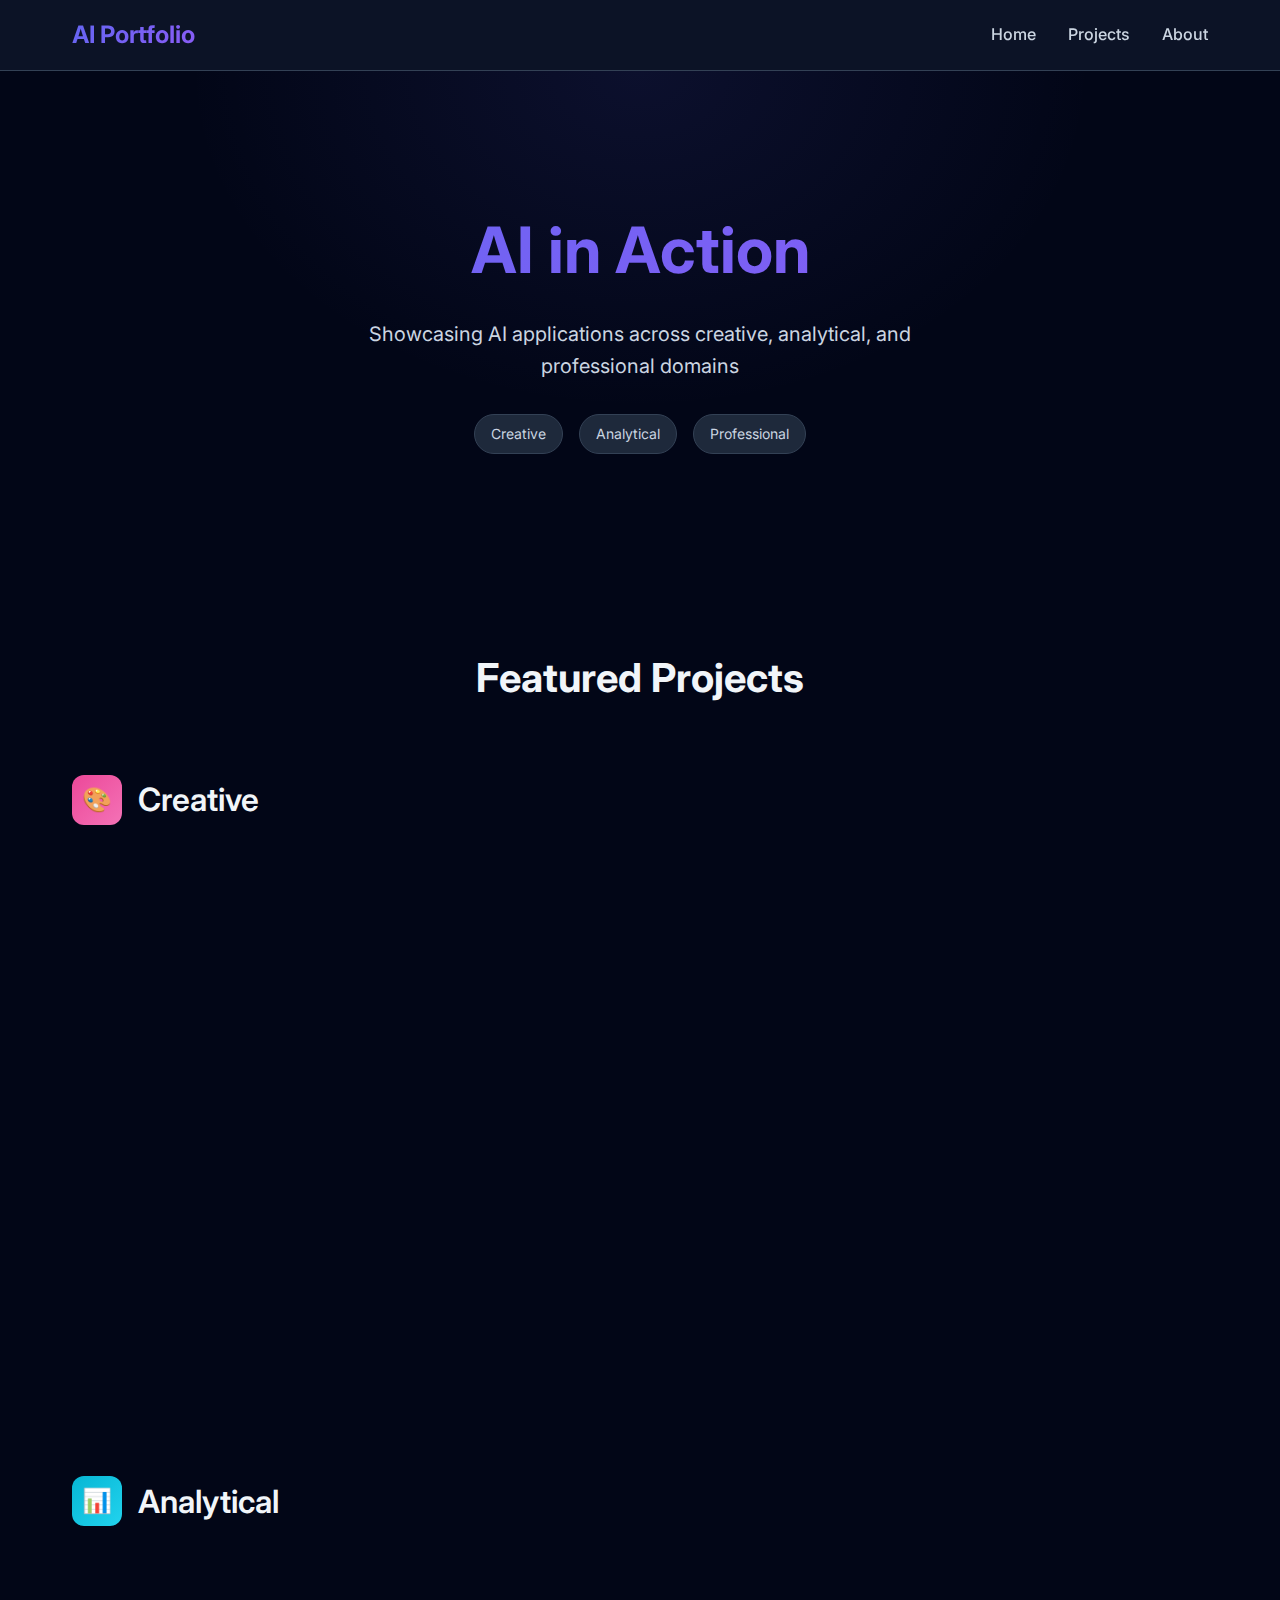
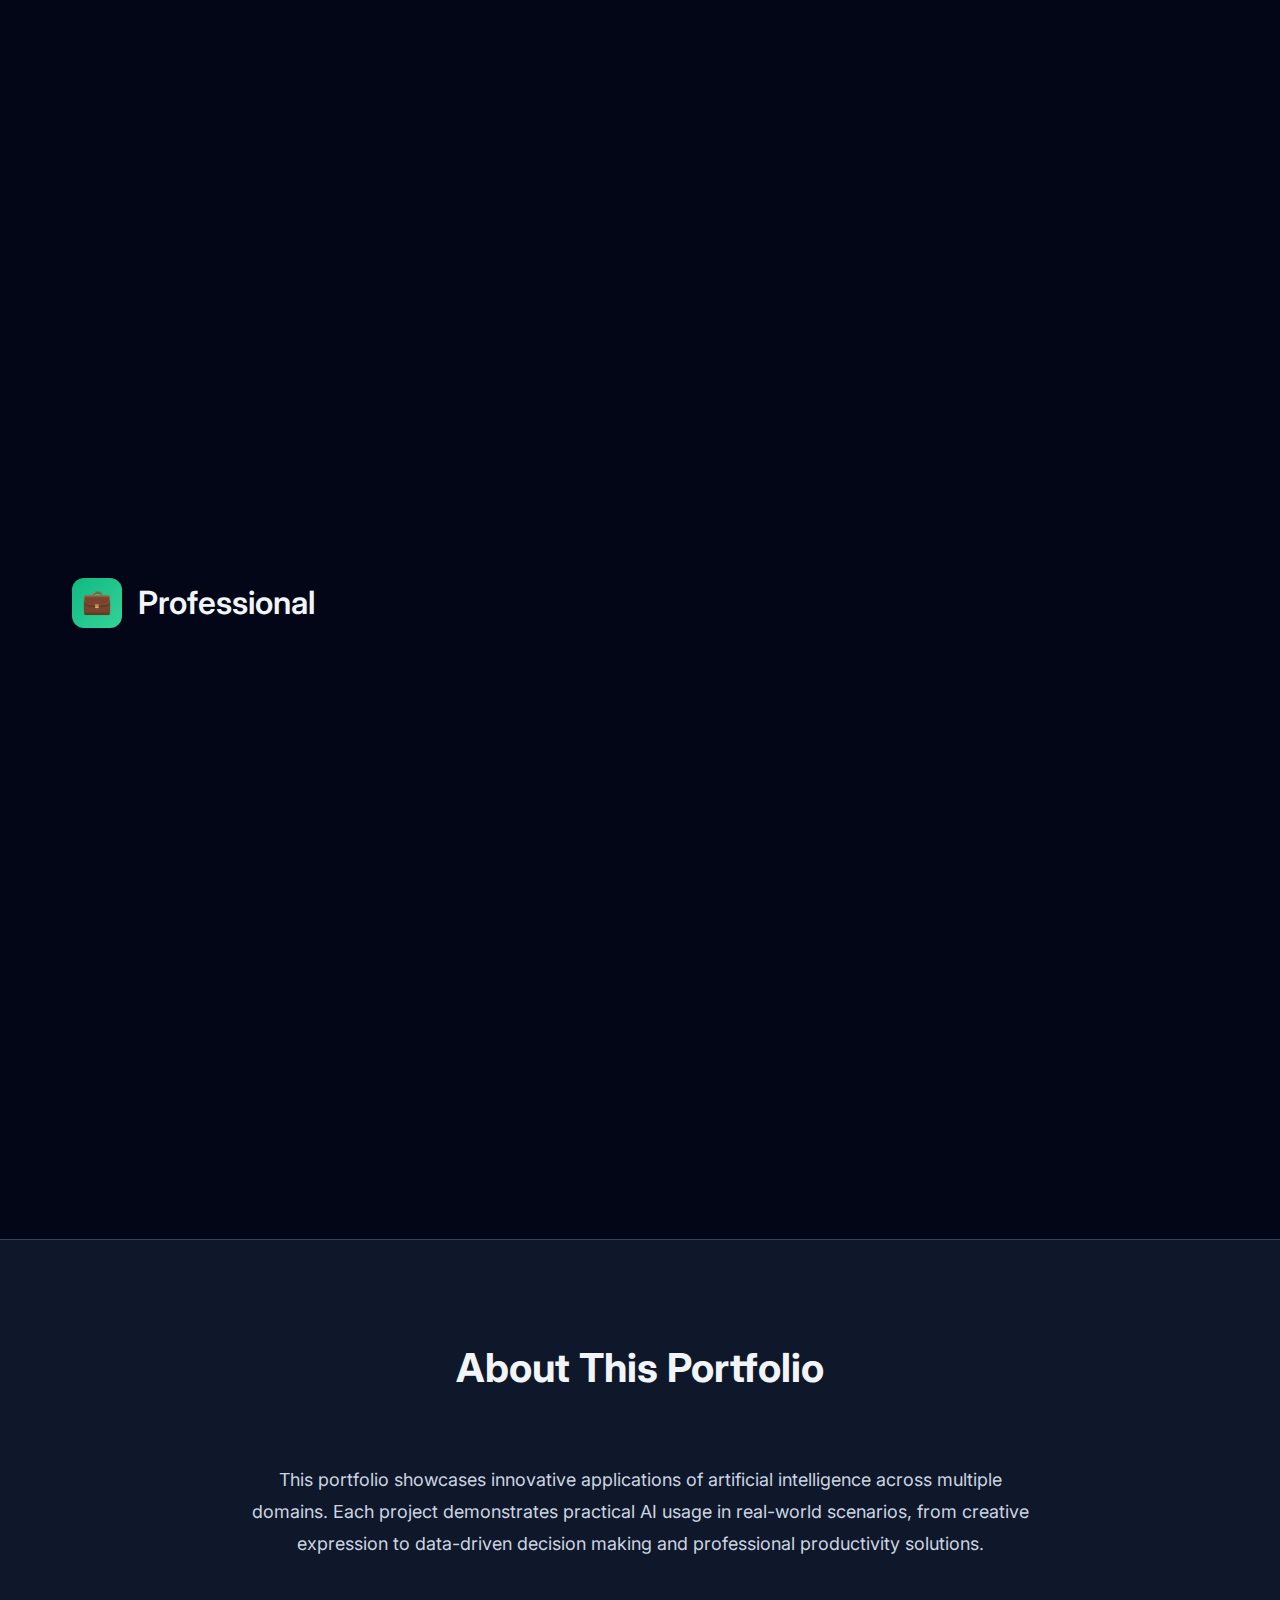
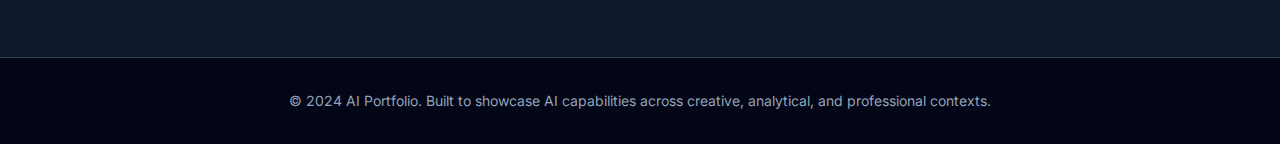
<file: index.html>
<!DOCTYPE html>
<html lang="en">
<head>
    <meta charset="UTF-8">
    <meta name="viewport" content="width=device-width, initial-scale=1.0">
    <title>AI Portfolio - Creative, Analytical & Professional</title>
    <link rel="stylesheet" href="styles.css">
    <link rel="preconnect" href="https://fonts.googleapis.com">
    <link rel="preconnect" href="https://fonts.gstatic.com" crossorigin>
    <link href="https://fonts.googleapis.com/css2?family=Inter:wght@300;400;500;600;700&display=swap" rel="stylesheet">
</head>
<body>
    <nav class="navbar">
        <div class="container">
            <div class="nav-brand">AI Portfolio</div>
            <ul class="nav-links">
                <li><a href="#home">Home</a></li>
                <li><a href="#projects">Projects</a></li>
                <li><a href="#about">About</a></li>
            </ul>
        </div>
    </nav>

    <header id="home" class="hero">
        <div class="container">
            <h1 class="hero-title">AI in Action</h1>
            <p class="hero-subtitle">Showcasing AI applications across creative, analytical, and professional domains</p>
            <div class="hero-tags">
                <span class="tag">Creative</span>
                <span class="tag">Analytical</span>
                <span class="tag">Professional</span>
            </div>
        </div>
    </header>

    <main id="projects" class="projects-section">
        <div class="container">
            <h2 class="section-title">Featured Projects</h2>
            
            <!-- Creative Projects -->
            <section class="project-category">
                <div class="category-header">
                    <div class="category-icon creative">🎨</div>
                    <h3 class="category-title">Creative</h3>
                </div>
                <div class="projects-grid">
                    <div class="project-card">
                        <div class="project-number">01</div>
                        <h4 class="project-title">AshVerse - Alternate History Novel Series</h4>
                        <p class="project-description">
                            An epic 6-book alternate history series set in a timeline where Robert E. Lee dies at Gettysburg in 1863, 
                            changing the course of American history. Demonstrates sophisticated AI collaboration through: <strong>AI Refresher Sheets</strong> 
                            (3,500+ word canon reference documents designed for AI assistants), <strong>Wargaming Simulations</strong> (turn-based military 
                            operation modeling with anti-bias mechanisms), <strong>Battle Simulations</strong> (tactical-level frameworks), and 
                            <strong>Plausibility Gate Process</strong> (70% threshold scoring system for historical accuracy). Features extensive 
                            AI-assisted world-building, consistency checking, and plausibility analysis across 250+ documentation files.
                        </p>
                        <div class="project-tags">
                            <span class="project-tag">Creative</span>
                            <span class="project-tag">Writing</span>
                            <span class="project-tag">AI-Assisted</span>
                            <span class="project-tag">Simulation</span>
                        </div>
                        <div style="display: flex; gap: 1.5rem; flex-wrap: wrap; align-items: center;">
                            <a href="ashverse.html" class="project-link">View Case Study →</a>
                            <a href="https://github.com/Lochnivar/ashverse" class="project-link" target="_blank" style="opacity: 0.7; font-size: 0.9rem;">Repository</a>
                        </div>
                    </div>
                    <div class="project-card">
                        <div class="project-number">02</div>
                        <h4 class="project-title">The Way TTRPG - Tabletop Role-Playing Game System</h4>
                        <p class="project-description">
                            A complete tabletop RPG system design featuring the innovative d20+ die mechanic, Path Matrix™ character 
                            progression system, and universal Strain resource management. Demonstrates AI-assisted game design, 
                            mechanics development, and system documentation across 60+ files. Features open development philosophy 
                            with tiered release strategy supporting 7,776 unique character builds at full release.
                        </p>
                        <div class="project-tags">
                            <span class="project-tag">Creative</span>
                            <span class="project-tag">Game Design</span>
                            <span class="project-tag">TTRPG</span>
                        </div>
                        <div style="display: flex; gap: 1.5rem; flex-wrap: wrap; align-items: center;">
                            <a href="theway.html" class="project-link">View Case Study →</a>
                            <a href="https://github.com/Lochnivar/theway" class="project-link" target="_blank" style="opacity: 0.7; font-size: 0.9rem;">Repository</a>
                        </div>
                    </div>
                </div>
            </section>

            <!-- Analytical Projects -->
            <section class="project-category">
                <div class="category-header">
                    <div class="category-icon analytical">📊</div>
                    <h3 class="category-title">Analytical</h3>
                </div>
                <div class="projects-grid">
                    <div class="project-card">
                        <div class="project-number">04</div>
                        <h4 class="project-title">BattleTech: Material Economy Redesign</h4>
                        <p class="project-description">
                            Procedural generation system that grounds BattleTech's conflicts in material reality rather than abstract 
                            honor. Features astrophysically-constrained resource generation where stellar classification determines 
                            industrial capabilities—G-type stars enable myomer production, rare earth elements create strategic chokepoints, 
                            and multi-jump supply routes create vulnerability. Implements Python-based procedural generation with 3d6 
                            probability distributions, YAML system data, and comprehensive documentation. Demonstrates AI-assisted 
                            astrophysical research, balance validation, code generation, and systems modeling where logistics drive 
                            strategic gameplay.
                        </p>
                        <div class="project-tags">
                            <span class="project-tag">Analytical</span>
                            <span class="project-tag">Game Systems</span>
                            <span class="project-tag">Procedural Generation</span>
                        </div>
                        <a href="battletech-economy.html" class="project-link">View Case Study →</a>
                    </div>
                    <div class="project-card">
                        <div class="project-number">05</div>
                        <h4 class="project-title">Project Title</h4>
                        <p class="project-description">
                            Brief description of your analytical AI project. This could involve data analysis, 
                            predictive modeling, machine learning insights, or business intelligence applications.
                        </p>
                        <div class="project-tags">
                            <span class="project-tag">Analytical</span>
                            <span class="project-tag">ML</span>
                        </div>
                        <a href="#" class="project-link" target="_blank">View Repository →</a>
                    </div>
                </div>
            </section>

            <!-- Professional Projects -->
            <section class="project-category">
                <div class="category-header">
                    <div class="category-icon professional">💼</div>
                    <h3 class="category-title">Professional</h3>
                </div>
                <div class="projects-grid">
                    <div class="project-card">
                        <div class="project-number">03</div>
                        <h4 class="project-title">KAMS v2 - Enterprise Monitoring System</h4>
                        <p class="project-description">
                            Enterprise alert monitoring and management system demonstrating sophisticated AI-assisted deployment 
                            through structured <strong>AI Agent Instruction System</strong> with mode-based workflows. Features 
                            <strong>six specialized modes</strong>: <strong>Installation Mode</strong> (Fresh/V1 Migration detection, 
                            verification checklists), <strong>Upgrade Mode</strong> (sequential version upgrades, backup/recovery), 
                            <strong>Verification Mode</strong> (existing installation testing), <strong>Reconciliation Mode</strong> 
                            (production issue tracking, gap analysis, multi-site support), <strong>Feature Development Mode</strong> 
                            (structured development workflows), and <strong>Cleanup Mode</strong> (reconciliation cycle completion). 
                            Includes comprehensive agent seed documents (🤖 AI AGENT SEED), structured checklists, "Do Not Fix" 
                            anti-pattern rules, and production-to-dev synchronization workflows across multiple deployment environments.
                        </p>
                        <div class="project-tags">
                            <span class="project-tag">Professional</span>
                            <span class="project-tag">Enterprise</span>
                            <span class="project-tag">DevOps</span>
                            <span class="project-tag">AI-Assisted</span>
                        </div>
                        <span class="project-link">Private Repository</span>
                    </div>
                </div>
            </section>
        </div>
    </main>

    <section id="about" class="about-section">
        <div class="container">
            <h2 class="section-title">About This Portfolio</h2>
            <p class="about-text">
                This portfolio showcases innovative applications of artificial intelligence across multiple domains. 
                Each project demonstrates practical AI usage in real-world scenarios, from creative expression to 
                data-driven decision making and professional productivity solutions.
            </p>
        </div>
    </section>

    <footer class="footer">
        <div class="container">
            <p>&copy; 2024 AI Portfolio. Built to showcase AI capabilities across creative, analytical, and professional contexts.</p>
        </div>
    </footer>

    <script src="script.js"></script>
</body>
</html>
</file>
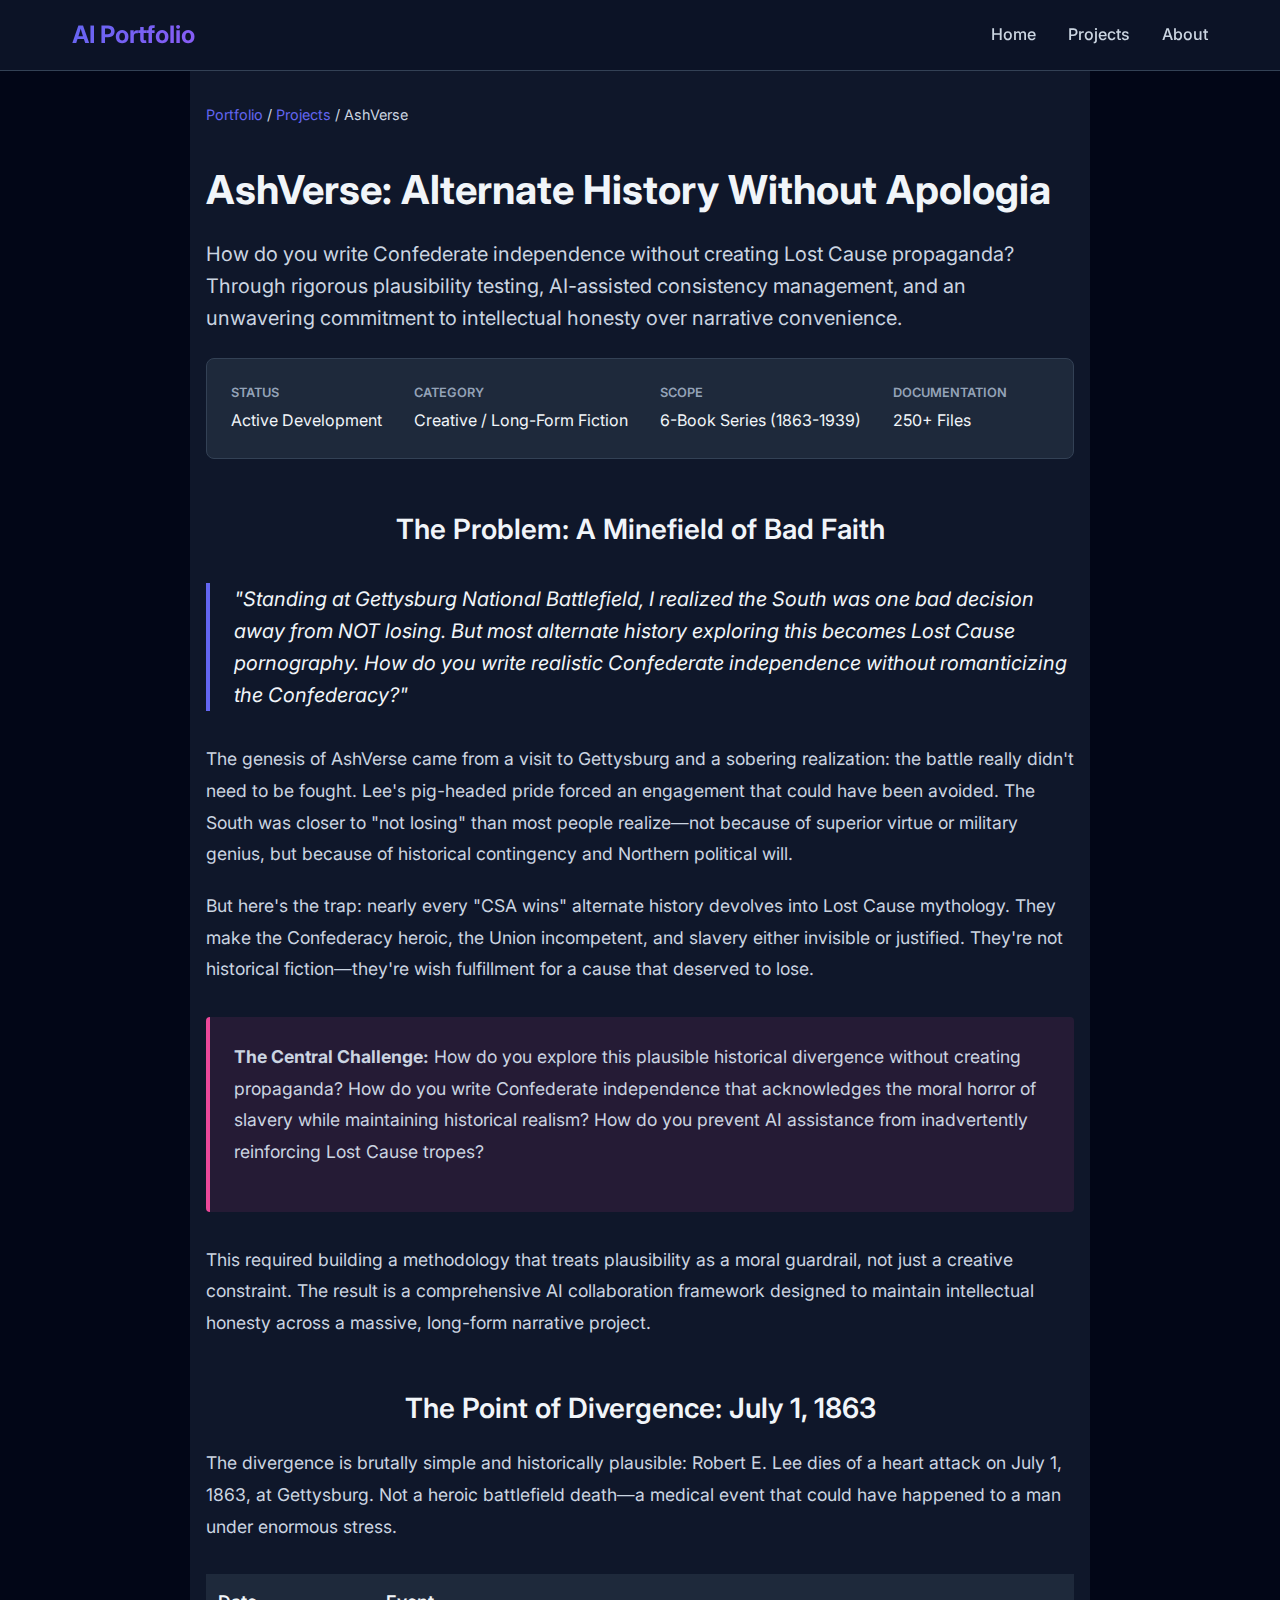
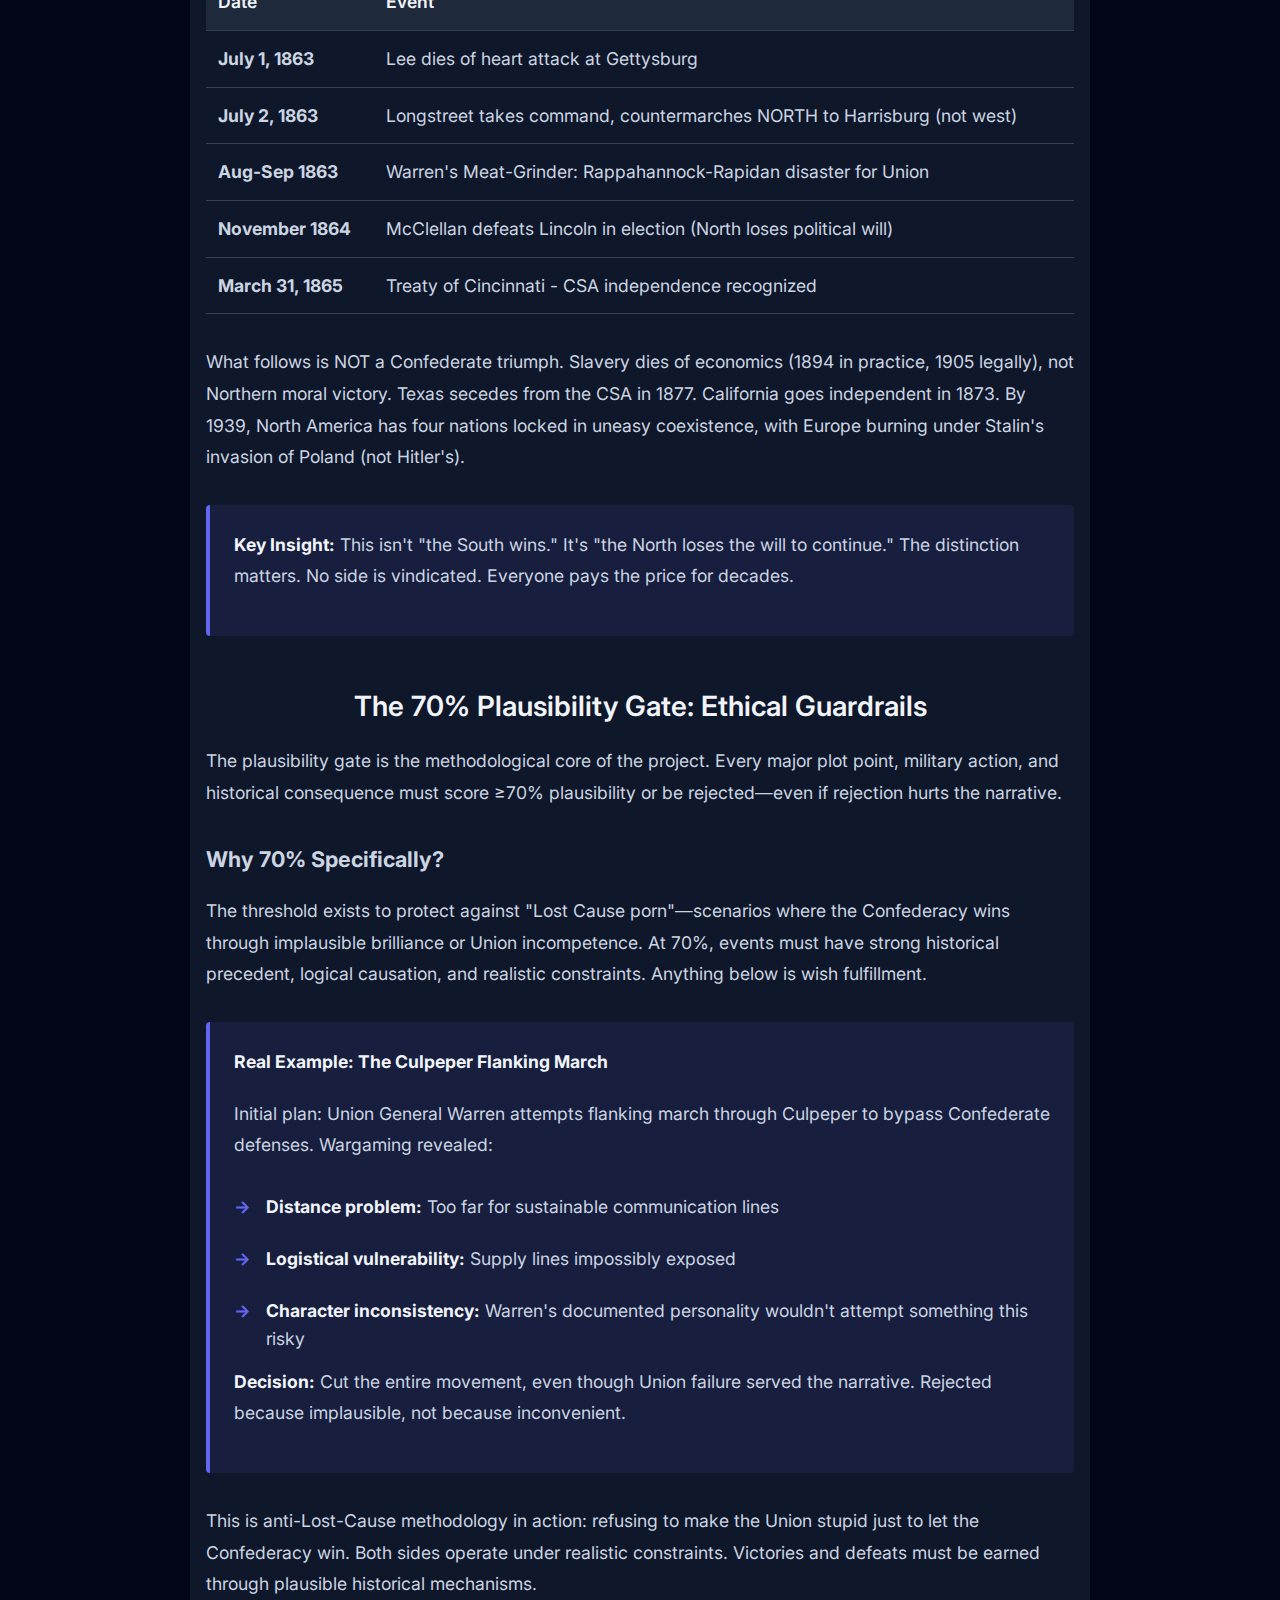
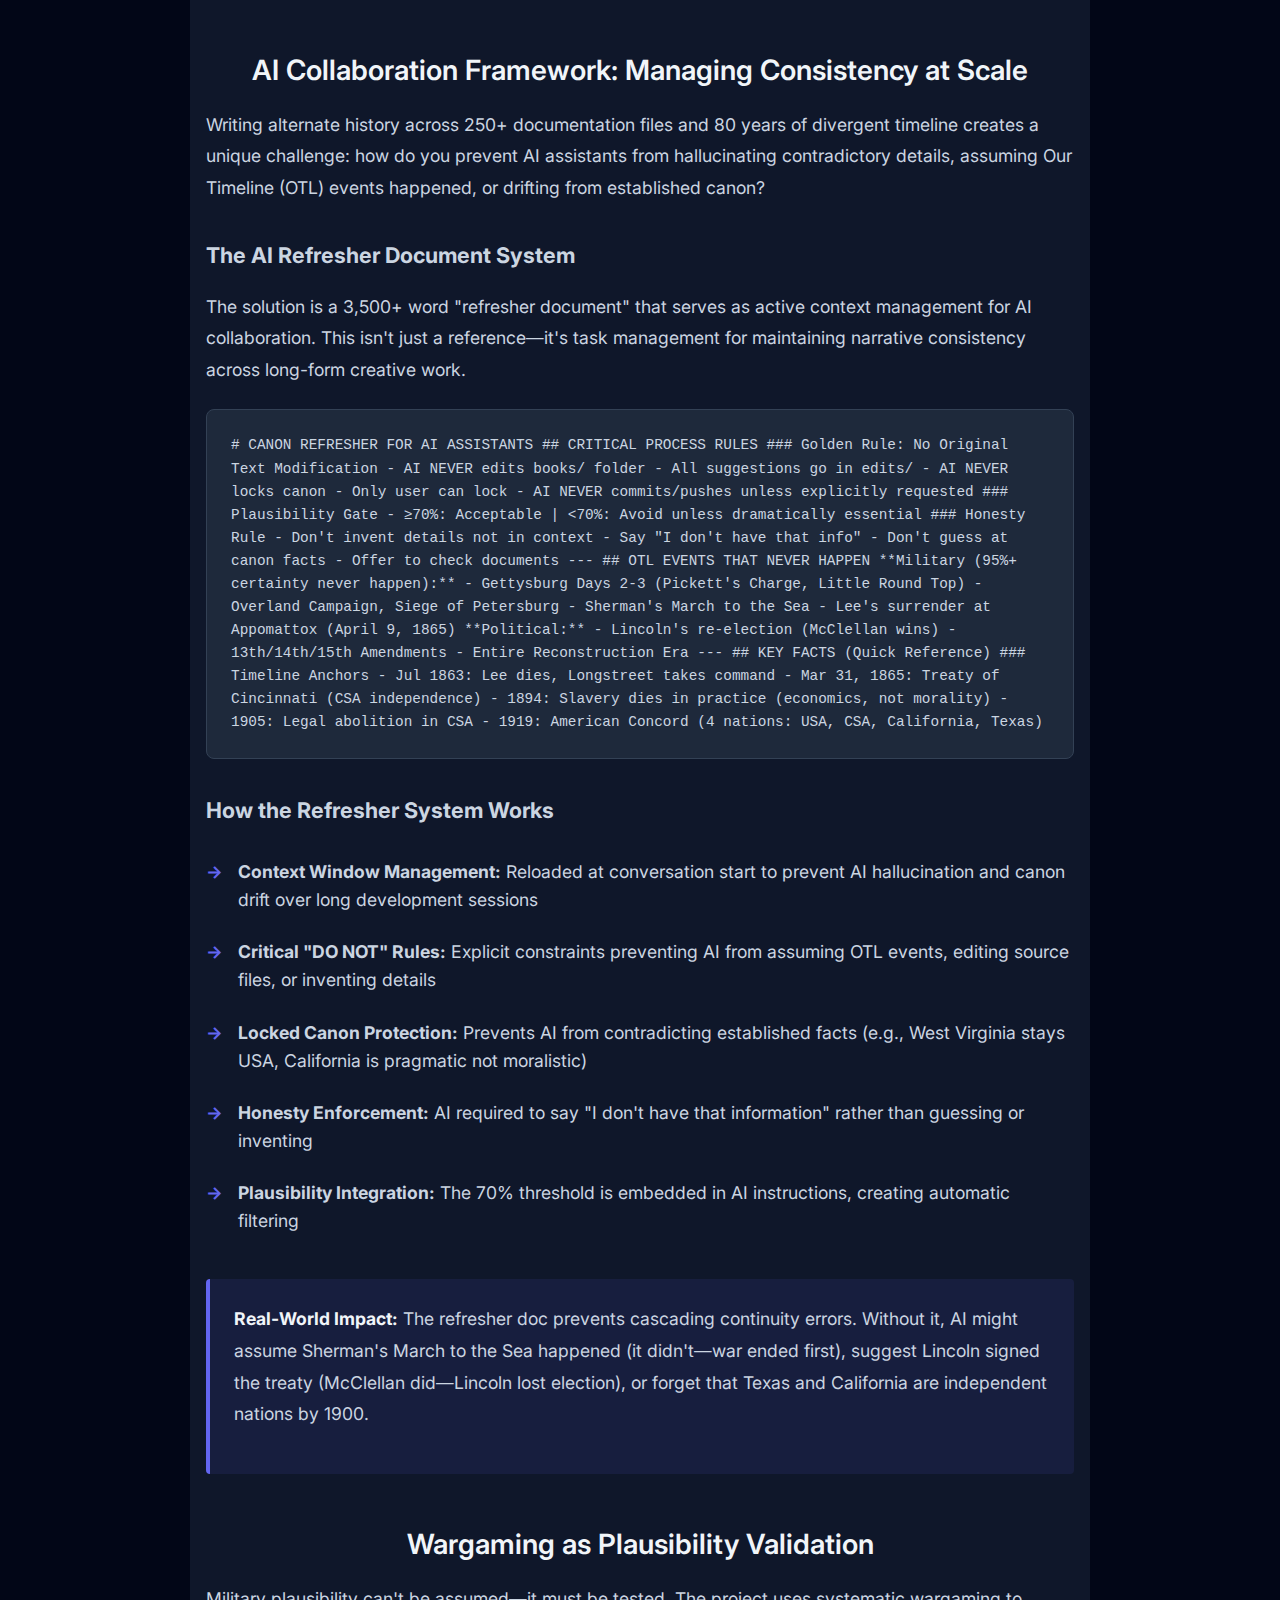
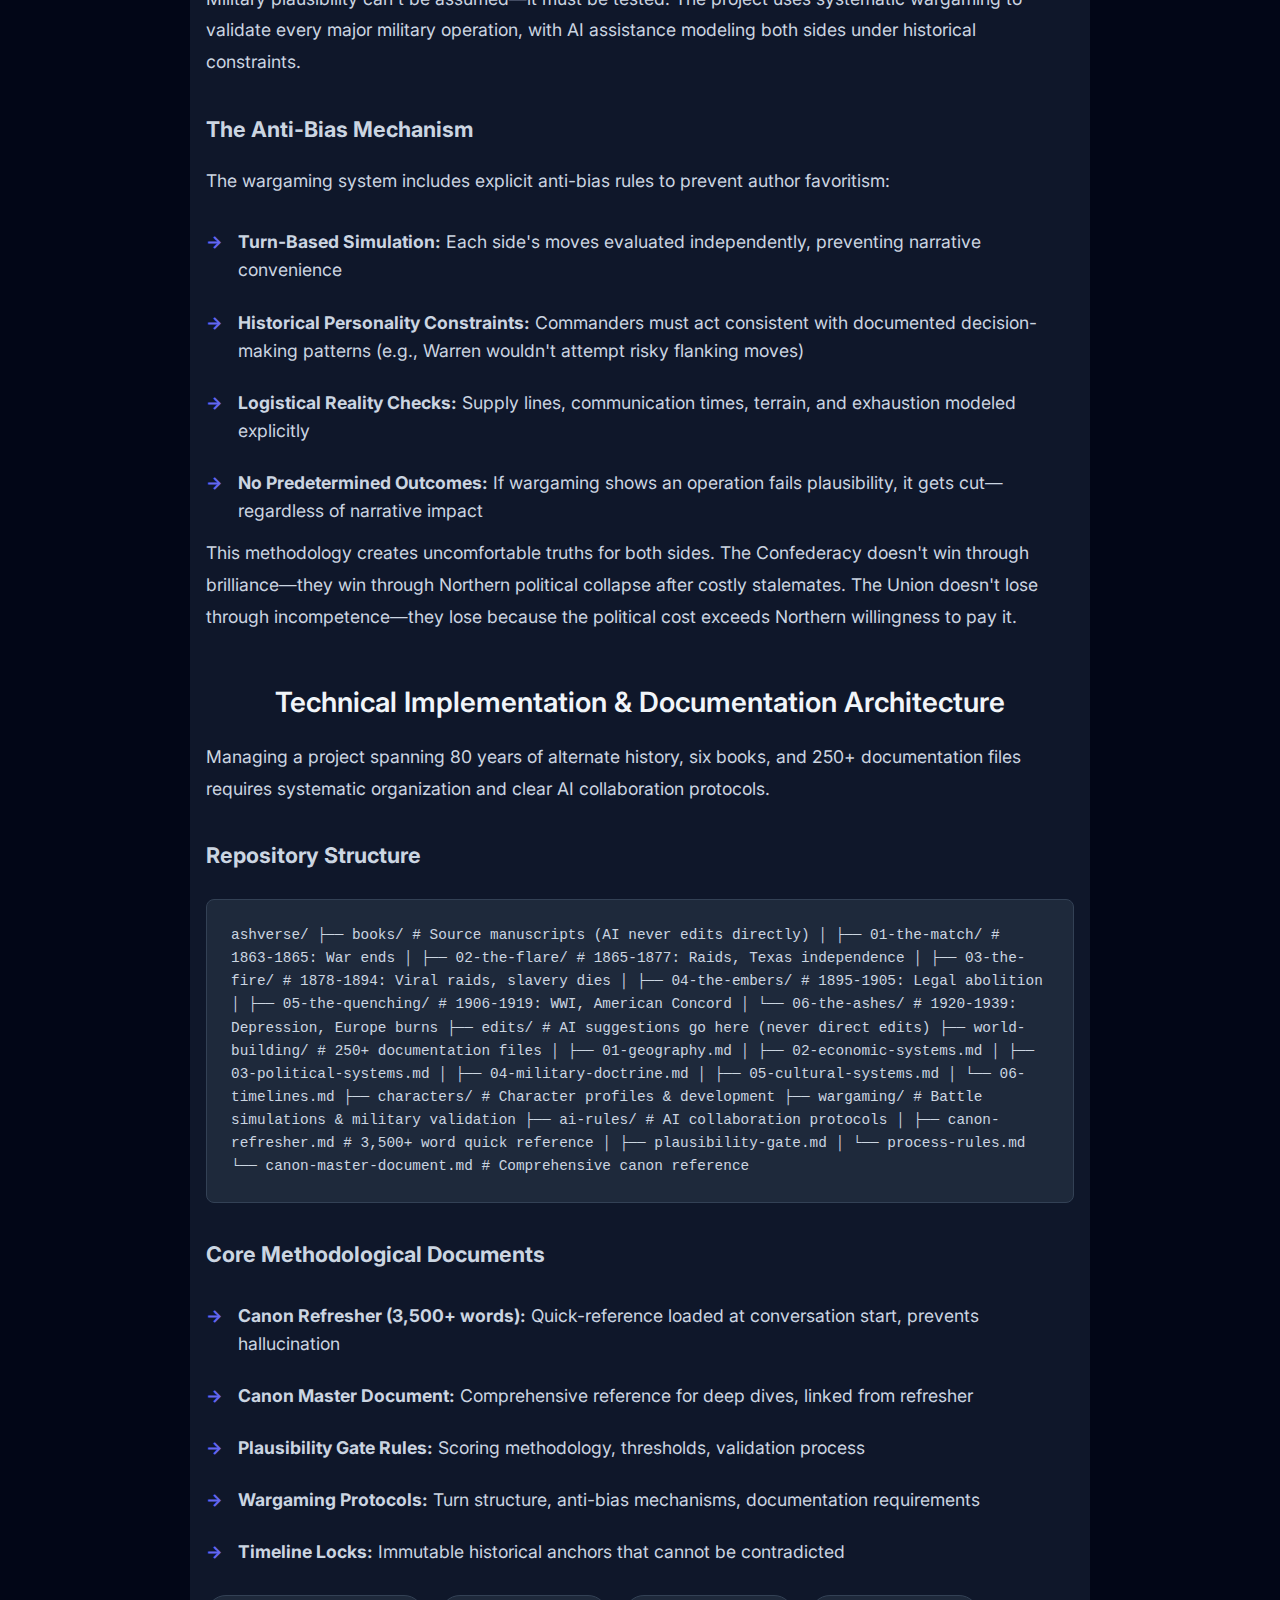
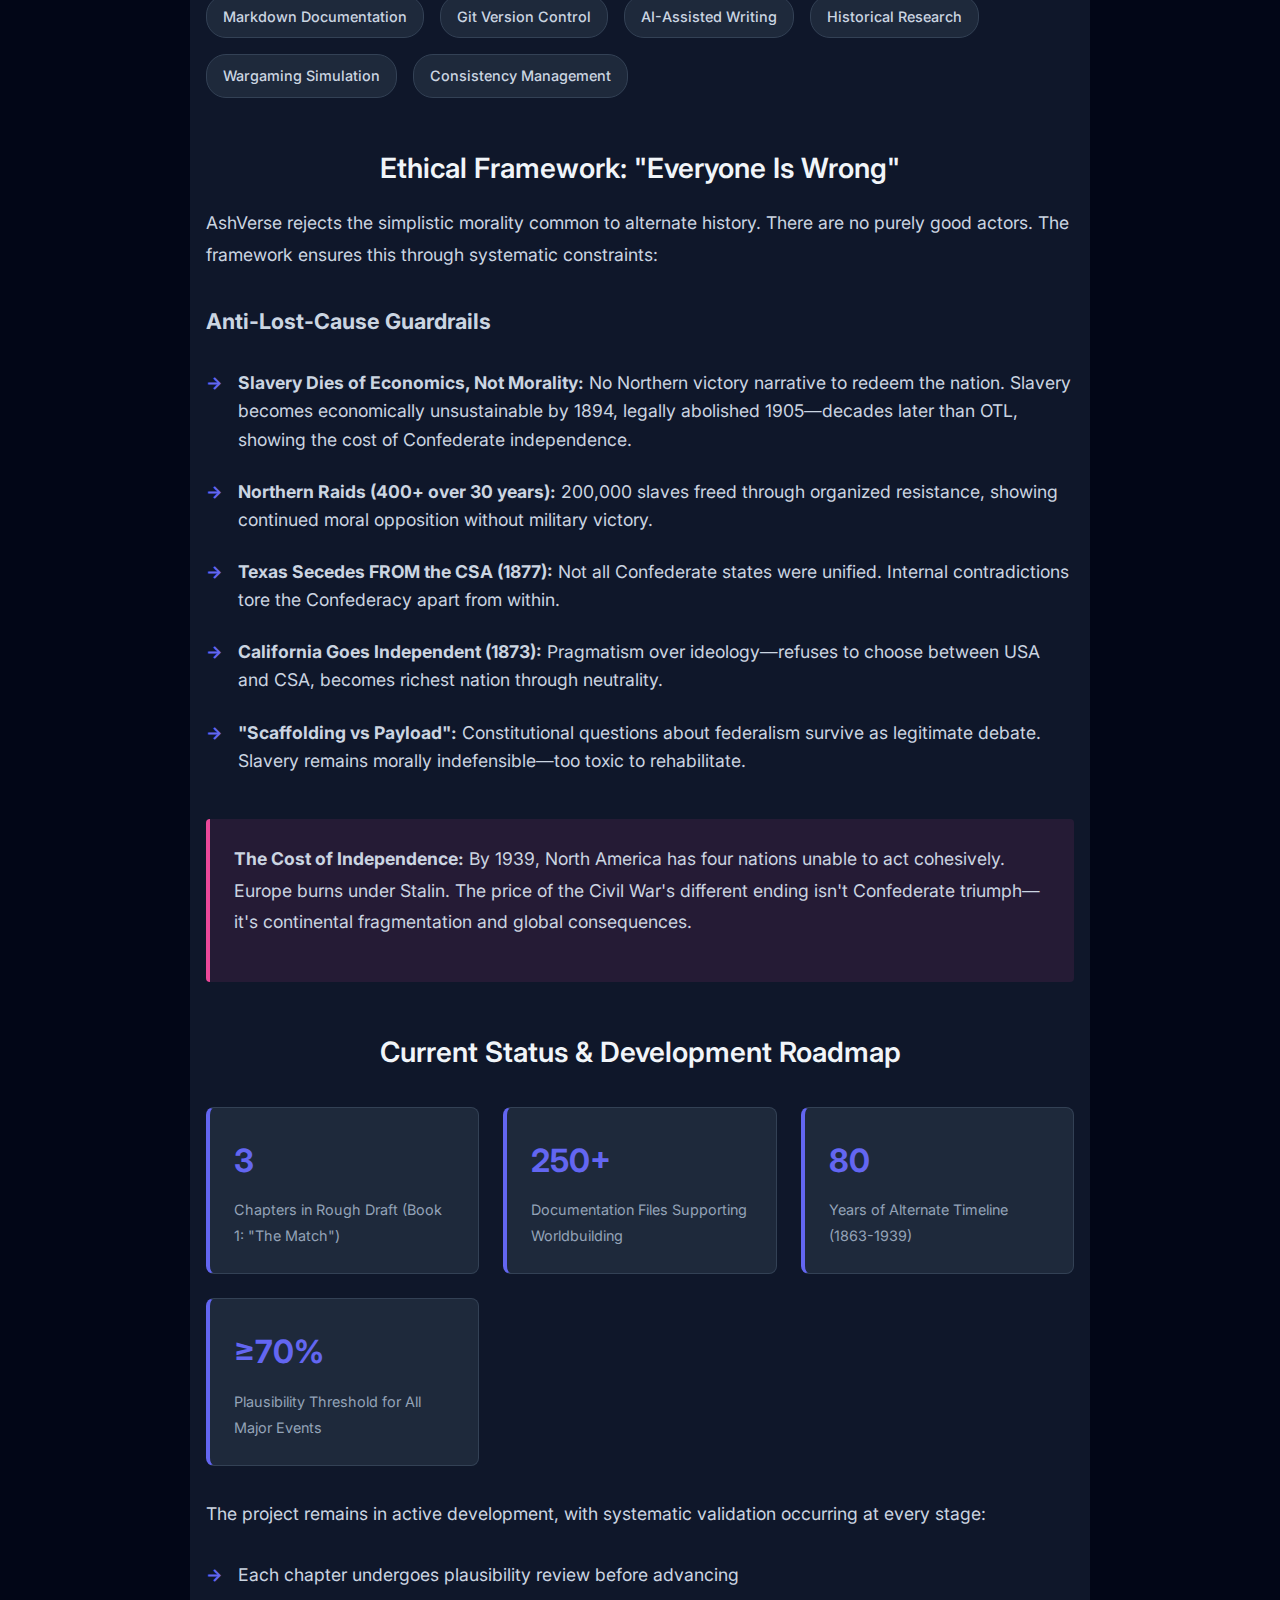
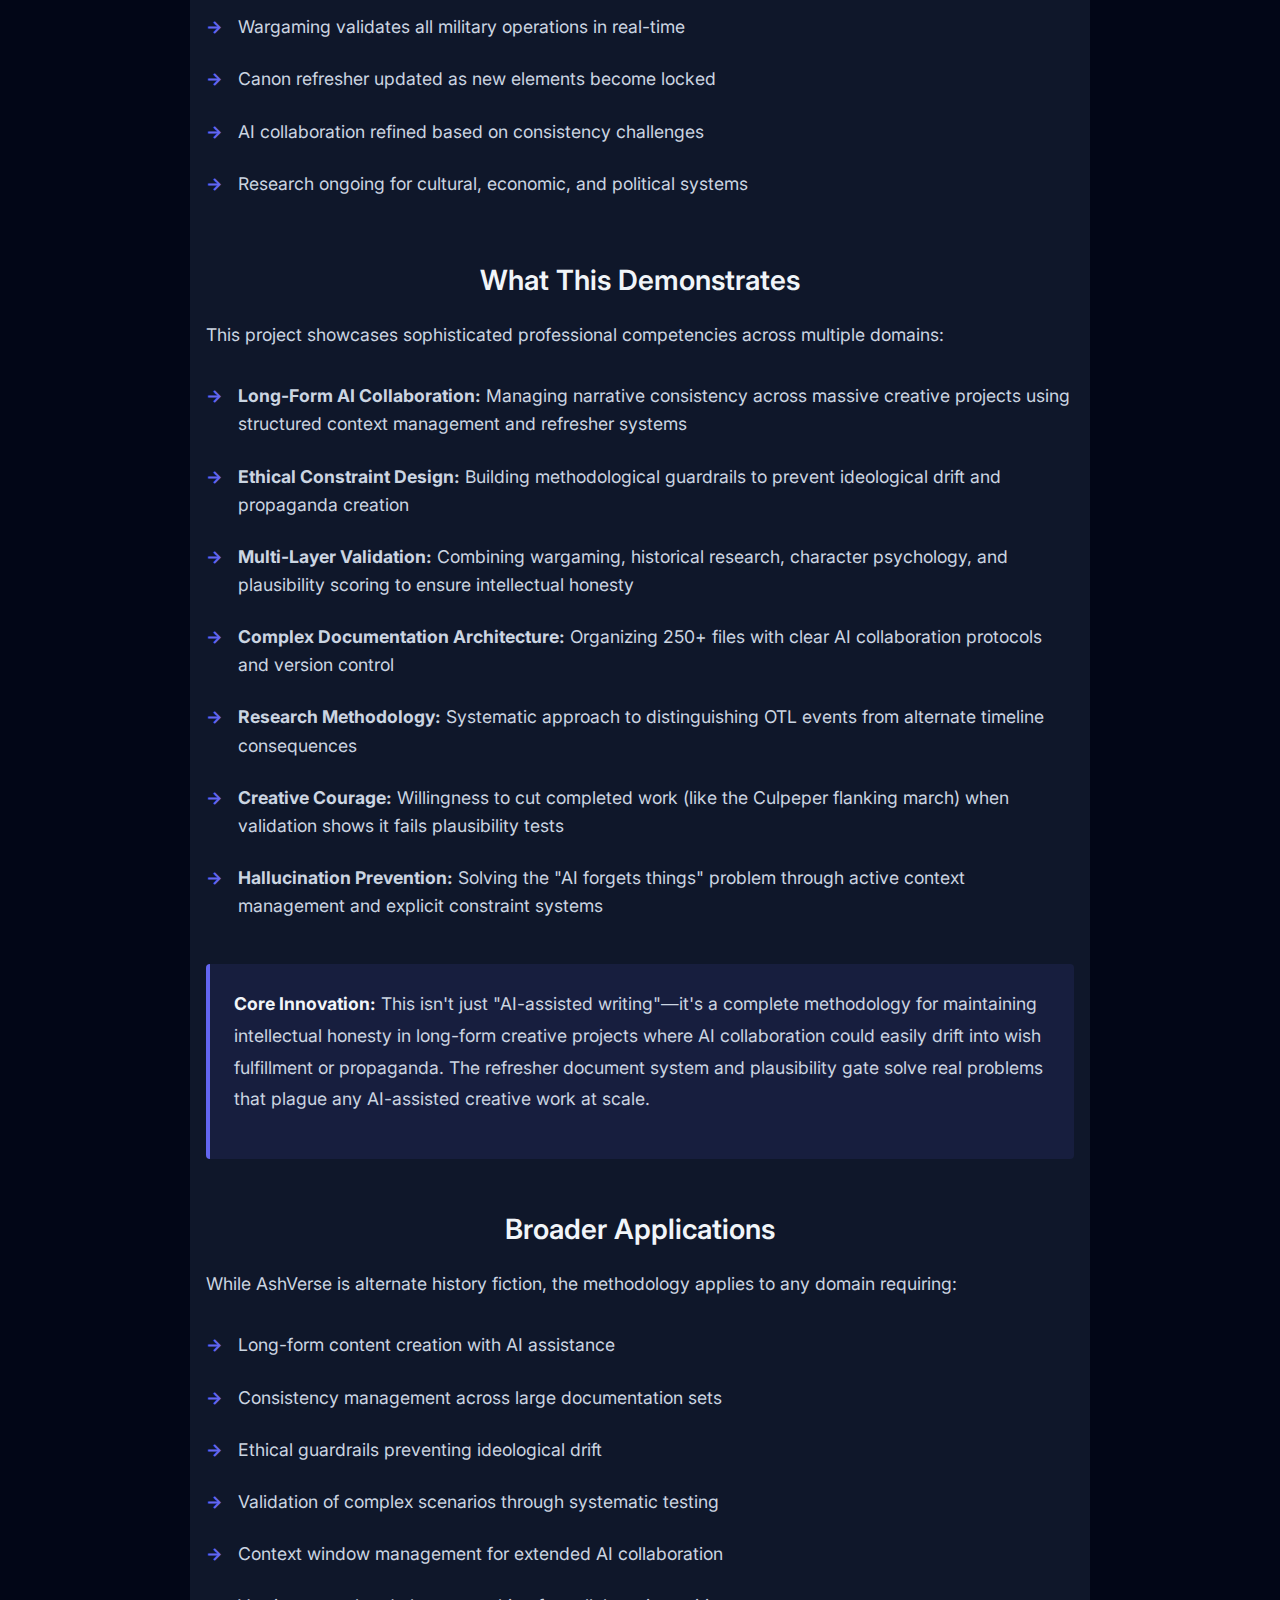
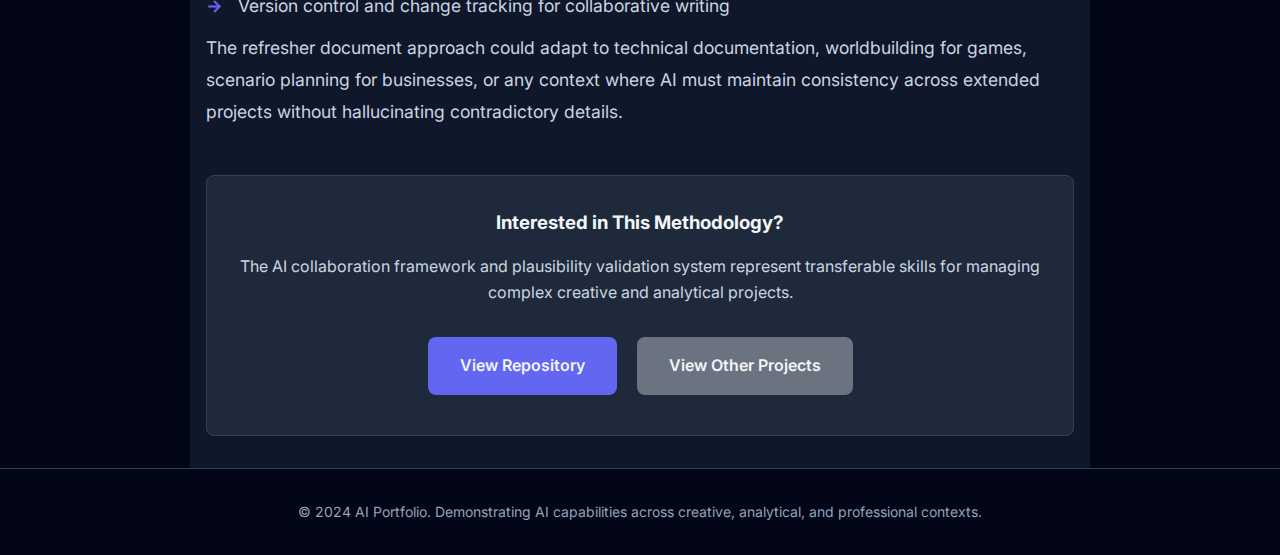
<file: ashverse.html>
<!DOCTYPE html>
<html lang="en">
<head>
    <meta charset="UTF-8">
    <meta name="viewport" content="width=device-width, initial-scale=1.0">
    <title>AshVerse: Alternate History Novel Series - Case Study</title>
    <link rel="stylesheet" href="styles.css">
    <link rel="preconnect" href="https://fonts.googleapis.com">
    <link rel="preconnect" href="https://fonts.gstatic.com" crossorigin>
    <link href="https://fonts.googleapis.com/css2?family=Inter:wght@300;400;500;600;700&display=swap" rel="stylesheet">
    <style>
        .case-study {
            max-width: 900px;
            margin: 0 auto;
            padding: 2rem 1rem;
            background: var(--bg-dark);
            color: var(--text-primary);
            min-height: calc(100vh - 200px);
        }
        .breadcrumb {
            color: var(--text-secondary);
            margin-bottom: 2rem;
            font-size: 0.9rem;
        }
        .breadcrumb a {
            color: var(--primary-color);
            text-decoration: none;
        }
        .breadcrumb a:hover {
            text-decoration: underline;
        }
        .case-study-header {
            margin-bottom: 3rem;
        }
        .case-study-title {
            font-size: 2.5rem;
            font-weight: 700;
            margin-bottom: 1rem;
            color: var(--text-primary);
        }
        .case-study-subtitle {
            font-size: 1.25rem;
            color: var(--text-secondary);
            line-height: 1.6;
            margin-bottom: 1.5rem;
        }
        .case-study-meta {
            display: flex;
            gap: 2rem;
            flex-wrap: wrap;
            padding: 1.5rem;
            background: var(--bg-card);
            border: 1px solid var(--border-color);
            border-radius: 8px;
            margin-bottom: 2rem;
        }
        .meta-item {
            display: flex;
            flex-direction: column;
        }
        .meta-label {
            font-size: 0.8rem;
            text-transform: uppercase;
            color: var(--text-muted);
            margin-bottom: 0.25rem;
            font-weight: 600;
        }
        .meta-value {
            font-size: 1rem;
            color: var(--text-primary);
        }
        .section {
            margin-bottom: 3rem;
        }
        .section-title {
            font-size: 1.75rem;
            font-weight: 600;
            margin-bottom: 1rem;
            color: var(--text-primary);
        }
        .section-content {
            font-size: 1.1rem;
            line-height: 1.8;
            color: var(--text-secondary);
        }
        .section-content p {
            margin-bottom: 1.25rem;
        }
        .highlight-box {
            background: rgba(99, 102, 241, 0.1);
            border-left: 4px solid var(--primary-color);
            padding: 1.5rem;
            margin: 2rem 0;
            border-radius: 4px;
        }
        .highlight-box strong {
            color: var(--text-primary);
        }
        .warning-box {
            background: rgba(236, 72, 153, 0.1);
            border-left: 4px solid var(--accent-creative);
            padding: 1.5rem;
            margin: 2rem 0;
            border-radius: 4px;
        }
        .feature-list {
            list-style: none;
            padding: 0;
        }
        .feature-list li {
            padding: 0.75rem 0;
            padding-left: 2rem;
            position: relative;
            font-size: 1.1rem;
            line-height: 1.6;
        }
        .feature-list li:before {
            content: "→";
            position: absolute;
            left: 0;
            color: var(--primary-color);
            font-weight: bold;
        }
        .tech-stack {
            display: flex;
            gap: 1rem;
            flex-wrap: wrap;
            margin-top: 1rem;
        }
        .tech-badge {
            padding: 0.5rem 1rem;
            background: var(--bg-card);
            border: 1px solid var(--border-color);
            border-radius: 20px;
            font-size: 0.9rem;
            font-weight: 500;
            color: var(--text-secondary);
        }
        .code-block {
            background: var(--bg-card);
            border: 1px solid var(--border-color);
            color: var(--text-secondary);
            padding: 1.5rem;
            border-radius: 8px;
            overflow-x: auto;
            margin: 1.5rem 0;
            font-family: 'Courier New', monospace;
            font-size: 0.9rem;
            line-height: 1.6;
        }
        .impact-grid {
            display: grid;
            grid-template-columns: repeat(auto-fit, minmax(250px, 1fr));
            gap: 1.5rem;
            margin: 2rem 0;
        }
        .impact-card {
            padding: 1.5rem;
            background: var(--bg-card);
            border: 1px solid var(--border-color);
            border-radius: 8px;
            border-left: 4px solid var(--primary-color);
        }
        .impact-number {
            font-size: 2rem;
            font-weight: 700;
            color: var(--primary-color);
            margin-bottom: 0.5rem;
        }
        .impact-label {
            font-size: 0.9rem;
            color: var(--text-muted);
        }
        .quote-block {
            font-size: 1.25rem;
            font-style: italic;
            color: var(--text-primary);
            border-left: 4px solid var(--primary-color);
            padding-left: 1.5rem;
            margin: 2rem 0;
            line-height: 1.6;
        }
        .timeline-table {
            width: 100%;
            border-collapse: collapse;
            margin: 2rem 0;
        }
        .timeline-table th,
        .timeline-table td {
            padding: 0.75rem;
            text-align: left;
            border-bottom: 1px solid var(--border-color);
        }
        .timeline-table th {
            background: var(--bg-card);
            font-weight: 600;
            color: var(--text-primary);
        }
        .timeline-table tr:hover {
            background: var(--bg-card);
        }
        .cta-section {
            background: var(--bg-card);
            border: 1px solid var(--border-color);
            padding: 2rem;
            border-radius: 8px;
            text-align: center;
            margin-top: 3rem;
        }
        .cta-button {
            display: inline-block;
            padding: 1rem 2rem;
            background: var(--primary-color);
            color: var(--text-primary);
            text-decoration: none;
            border-radius: 8px;
            font-weight: 600;
            margin: 0.5rem;
            transition: background 0.3s, transform 0.2s;
        }
        .cta-button:hover {
            background: var(--secondary-color);
            transform: translateY(-2px);
        }
        .cta-section p {
            color: var(--text-secondary);
        }
    </style>
</head>
<body>
    <nav class="navbar">
        <div class="container">
            <div class="nav-brand"><a href="index.html" style="color: inherit; text-decoration: none;">AI Portfolio</a></div>
            <ul class="nav-links">
                <li><a href="index.html#home">Home</a></li>
                <li><a href="index.html#projects">Projects</a></li>
                <li><a href="index.html#about">About</a></li>
            </ul>
        </div>
    </nav>

    <div class="case-study">
        <div class="breadcrumb">
            <a href="index.html">Portfolio</a> / <a href="index.html#projects">Projects</a> / AshVerse
        </div>

        <header class="case-study-header">
            <h1 class="case-study-title">AshVerse: Alternate History Without Apologia</h1>
            <p class="case-study-subtitle">
                How do you write Confederate independence without creating Lost Cause propaganda? Through rigorous 
                plausibility testing, AI-assisted consistency management, and an unwavering commitment to intellectual 
                honesty over narrative convenience.
            </p>
            
            <div class="case-study-meta">
                <div class="meta-item">
                    <span class="meta-label">Status</span>
                    <span class="meta-value">Active Development</span>
                </div>
                <div class="meta-item">
                    <span class="meta-label">Category</span>
                    <span class="meta-value">Creative / Long-Form Fiction</span>
                </div>
                <div class="meta-item">
                    <span class="meta-label">Scope</span>
                    <span class="meta-value">6-Book Series (1863-1939)</span>
                </div>
                <div class="meta-item">
                    <span class="meta-label">Documentation</span>
                    <span class="meta-value">250+ Files</span>
                </div>
            </div>
        </header>

        <section class="section">
            <h2 class="section-title">The Problem: A Minefield of Bad Faith</h2>
            <div class="section-content">
                <div class="quote-block">
                    "Standing at Gettysburg National Battlefield, I realized the South was one bad decision away 
                    from NOT losing. But most alternate history exploring this becomes Lost Cause pornography. 
                    How do you write realistic Confederate independence without romanticizing the Confederacy?"
                </div>
                
                <p>
                    The genesis of AshVerse came from a visit to Gettysburg and a sobering realization: the battle 
                    really didn't need to be fought. Lee's pig-headed pride forced an engagement that could have been 
                    avoided. The South was closer to "not losing" than most people realize—not because of superior 
                    virtue or military genius, but because of historical contingency and Northern political will.
                </p>

                <p>
                    But here's the trap: nearly every "CSA wins" alternate history devolves into Lost Cause mythology. 
                    They make the Confederacy heroic, the Union incompetent, and slavery either invisible or justified. 
                    They're not historical fiction—they're wish fulfillment for a cause that deserved to lose.
                </p>

                <div class="warning-box">
                    <p><strong>The Central Challenge:</strong> How do you explore this plausible historical divergence 
                    without creating propaganda? How do you write Confederate independence that acknowledges the moral 
                    horror of slavery while maintaining historical realism? How do you prevent AI assistance from 
                    inadvertently reinforcing Lost Cause tropes?</p>
                </div>

                <p>
                    This required building a methodology that treats plausibility as a moral guardrail, not just a 
                    creative constraint. The result is a comprehensive AI collaboration framework designed to maintain 
                    intellectual honesty across a massive, long-form narrative project.
                </p>
            </div>
        </section>

        <section class="section">
            <h2 class="section-title">The Point of Divergence: July 1, 1863</h2>
            <div class="section-content">
                <p>
                    The divergence is brutally simple and historically plausible: Robert E. Lee dies of a heart attack 
                    on July 1, 1863, at Gettysburg. Not a heroic battlefield death—a medical event that could have 
                    happened to a man under enormous stress.
                </p>

                <table class="timeline-table">
                    <thead>
                        <tr>
                            <th>Date</th>
                            <th>Event</th>
                        </tr>
                    </thead>
                    <tbody>
                        <tr>
                            <td><strong>July 1, 1863</strong></td>
                            <td>Lee dies of heart attack at Gettysburg</td>
                        </tr>
                        <tr>
                            <td><strong>July 2, 1863</strong></td>
                            <td>Longstreet takes command, countermarches NORTH to Harrisburg (not west)</td>
                        </tr>
                        <tr>
                            <td><strong>Aug-Sep 1863</strong></td>
                            <td>Warren's Meat-Grinder: Rappahannock-Rapidan disaster for Union</td>
                        </tr>
                        <tr>
                            <td><strong>November 1864</strong></td>
                            <td>McClellan defeats Lincoln in election (North loses political will)</td>
                        </tr>
                        <tr>
                            <td><strong>March 31, 1865</strong></td>
                            <td>Treaty of Cincinnati - CSA independence recognized</td>
                        </tr>
                    </tbody>
                </table>

                <p>
                    What follows is NOT a Confederate triumph. Slavery dies of economics (1894 in practice, 1905 
                    legally), not Northern moral victory. Texas secedes from the CSA in 1877. California goes 
                    independent in 1873. By 1939, North America has four nations locked in uneasy coexistence, 
                    with Europe burning under Stalin's invasion of Poland (not Hitler's).
                </p>

                <div class="highlight-box">
                    <p><strong>Key Insight:</strong> This isn't "the South wins." It's "the North loses the will to 
                    continue." The distinction matters. No side is vindicated. Everyone pays the price for decades.</p>
                </div>
            </div>
        </section>

        <section class="section">
            <h2 class="section-title">The 70% Plausibility Gate: Ethical Guardrails</h2>
            <div class="section-content">
                <p>
                    The plausibility gate is the methodological core of the project. Every major plot point, military 
                    action, and historical consequence must score ≥70% plausibility or be rejected—even if rejection 
                    hurts the narrative.
                </p>

                <h3 style="font-size: 1.35rem; margin-top: 2rem; margin-bottom: 1rem;">Why 70% Specifically?</h3>
                
                <p>
                    The threshold exists to protect against "Lost Cause porn"—scenarios where the Confederacy wins 
                    through implausible brilliance or Union incompetence. At 70%, events must have strong historical 
                    precedent, logical causation, and realistic constraints. Anything below is wish fulfillment.
                </p>

                <div class="highlight-box">
                    <p><strong>Real Example: The Culpeper Flanking March</strong></p>
                    <p>
                        Initial plan: Union General Warren attempts flanking march through Culpeper to bypass 
                        Confederate defenses. Wargaming revealed:
                    </p>
                    <ul class="feature-list">
                        <li><strong>Distance problem:</strong> Too far for sustainable communication lines</li>
                        <li><strong>Logistical vulnerability:</strong> Supply lines impossibly exposed</li>
                        <li><strong>Character inconsistency:</strong> Warren's documented personality wouldn't 
                        attempt something this risky</li>
                    </ul>
                    <p>
                        <strong>Decision:</strong> Cut the entire movement, even though Union failure served the 
                        narrative. Rejected because implausible, not because inconvenient.
                    </p>
                </div>

                <p>
                    This is anti-Lost-Cause methodology in action: refusing to make the Union stupid just to let 
                    the Confederacy win. Both sides operate under realistic constraints. Victories and defeats must 
                    be earned through plausible historical mechanisms.
                </p>
            </div>
        </section>

        <section class="section">
            <h2 class="section-title">AI Collaboration Framework: Managing Consistency at Scale</h2>
            <div class="section-content">
                <p>
                    Writing alternate history across 250+ documentation files and 80 years of divergent timeline 
                    creates a unique challenge: how do you prevent AI assistants from hallucinating contradictory 
                    details, assuming Our Timeline (OTL) events happened, or drifting from established canon?
                </p>

                <h3 style="font-size: 1.35rem; margin-top: 2rem; margin-bottom: 1rem;">The AI Refresher Document System</h3>

                <p>
                    The solution is a 3,500+ word "refresher document" that serves as active context management 
                    for AI collaboration. This isn't just a reference—it's task management for maintaining 
                    narrative consistency across long-form creative work.
                </p>

                <div class="code-block"># CANON REFRESHER FOR AI ASSISTANTS

## CRITICAL PROCESS RULES

### Golden Rule: No Original Text Modification
- AI NEVER edits books/ folder - All suggestions go in edits/
- AI NEVER locks canon - Only user can lock
- AI NEVER commits/pushes unless explicitly requested

### Plausibility Gate
- ≥70%: Acceptable | &lt;70%: Avoid unless dramatically essential

### Honesty Rule
- Don't invent details not in context - Say "I don't have that info"
- Don't guess at canon facts - Offer to check documents

---

## OTL EVENTS THAT NEVER HAPPEN

**Military (95%+ certainty never happen):**
- Gettysburg Days 2-3 (Pickett's Charge, Little Round Top)
- Overland Campaign, Siege of Petersburg
- Sherman's March to the Sea
- Lee's surrender at Appomattox (April 9, 1865)

**Political:**
- Lincoln's re-election (McClellan wins)
- 13th/14th/15th Amendments
- Entire Reconstruction Era

---

## KEY FACTS (Quick Reference)

### Timeline Anchors
- Jul 1863: Lee dies, Longstreet takes command
- Mar 31, 1865: Treaty of Cincinnati (CSA independence)
- 1894: Slavery dies in practice (economics, not morality)
- 1905: Legal abolition in CSA
- 1919: American Concord (4 nations: USA, CSA, California, Texas)</div>

                <h3 style="font-size: 1.35rem; margin-top: 2rem; margin-bottom: 1rem;">How the Refresher System Works</h3>

                <ul class="feature-list">
                    <li>
                        <strong>Context Window Management:</strong> Reloaded at conversation start to prevent 
                        AI hallucination and canon drift over long development sessions
                    </li>
                    <li>
                        <strong>Critical "DO NOT" Rules:</strong> Explicit constraints preventing AI from assuming 
                        OTL events, editing source files, or inventing details
                    </li>
                    <li>
                        <strong>Locked Canon Protection:</strong> Prevents AI from contradicting established facts 
                        (e.g., West Virginia stays USA, California is pragmatic not moralistic)
                    </li>
                    <li>
                        <strong>Honesty Enforcement:</strong> AI required to say "I don't have that information" 
                        rather than guessing or inventing
                    </li>
                    <li>
                        <strong>Plausibility Integration:</strong> The 70% threshold is embedded in AI instructions, 
                        creating automatic filtering
                    </li>
                </ul>

                <div class="highlight-box">
                    <p><strong>Real-World Impact:</strong> The refresher doc prevents cascading continuity errors. 
                    Without it, AI might assume Sherman's March to the Sea happened (it didn't—war ended first), 
                    suggest Lincoln signed the treaty (McClellan did—Lincoln lost election), or forget that Texas 
                    and California are independent nations by 1900.</p>
                </div>
            </div>
        </section>

        <section class="section">
            <h2 class="section-title">Wargaming as Plausibility Validation</h2>
            <div class="section-content">
                <p>
                    Military plausibility can't be assumed—it must be tested. The project uses systematic wargaming 
                    to validate every major military operation, with AI assistance modeling both sides under 
                    historical constraints.
                </p>

                <h3 style="font-size: 1.35rem; margin-top: 2rem; margin-bottom: 1rem;">The Anti-Bias Mechanism</h3>

                <p>
                    The wargaming system includes explicit anti-bias rules to prevent author favoritism:
                </p>

                <ul class="feature-list">
                    <li>
                        <strong>Turn-Based Simulation:</strong> Each side's moves evaluated independently, 
                        preventing narrative convenience
                    </li>
                    <li>
                        <strong>Historical Personality Constraints:</strong> Commanders must act consistent with 
                        documented decision-making patterns (e.g., Warren wouldn't attempt risky flanking moves)
                    </li>
                    <li>
                        <strong>Logistical Reality Checks:</strong> Supply lines, communication times, terrain, 
                        and exhaustion modeled explicitly
                    </li>
                    <li>
                        <strong>No Predetermined Outcomes:</strong> If wargaming shows an operation fails 
                        plausibility, it gets cut—regardless of narrative impact
                    </li>
                </ul>

                <p>
                    This methodology creates uncomfortable truths for both sides. The Confederacy doesn't win 
                    through brilliance—they win through Northern political collapse after costly stalemates. 
                    The Union doesn't lose through incompetence—they lose because the political cost exceeds 
                    Northern willingness to pay it.
                </p>
            </div>
        </section>

        <section class="section">
            <h2 class="section-title">Technical Implementation & Documentation Architecture</h2>
            <div class="section-content">
                <p>
                    Managing a project spanning 80 years of alternate history, six books, and 250+ documentation 
                    files requires systematic organization and clear AI collaboration protocols.
                </p>

                <h3 style="font-size: 1.35rem; margin-top: 2rem; margin-bottom: 1rem;">Repository Structure</h3>

                <div class="code-block">ashverse/
├── books/                    # Source manuscripts (AI never edits directly)
│   ├── 01-the-match/        # 1863-1865: War ends
│   ├── 02-the-flare/        # 1865-1877: Raids, Texas independence
│   ├── 03-the-fire/         # 1878-1894: Viral raids, slavery dies
│   ├── 04-the-embers/       # 1895-1905: Legal abolition
│   ├── 05-the-quenching/    # 1906-1919: WWI, American Concord
│   └── 06-the-ashes/        # 1920-1939: Depression, Europe burns
├── edits/                   # AI suggestions go here (never direct edits)
├── world-building/          # 250+ documentation files
│   ├── 01-geography.md
│   ├── 02-economic-systems.md
│   ├── 03-political-systems.md
│   ├── 04-military-doctrine.md
│   ├── 05-cultural-systems.md
│   └── 06-timelines.md
├── characters/              # Character profiles & development
├── wargaming/              # Battle simulations & military validation
├── ai-rules/               # AI collaboration protocols
│   ├── canon-refresher.md  # 3,500+ word quick reference
│   ├── plausibility-gate.md
│   └── process-rules.md
└── canon-master-document.md # Comprehensive canon reference</div>

                <h3 style="font-size: 1.35rem; margin-top: 2rem; margin-bottom: 1rem;">Core Methodological Documents</h3>

                <ul class="feature-list">
                    <li>
                        <strong>Canon Refresher (3,500+ words):</strong> Quick-reference loaded at conversation 
                        start, prevents hallucination
                    </li>
                    <li>
                        <strong>Canon Master Document:</strong> Comprehensive reference for deep dives, linked 
                        from refresher
                    </li>
                    <li>
                        <strong>Plausibility Gate Rules:</strong> Scoring methodology, thresholds, validation 
                        process
                    </li>
                    <li>
                        <strong>Wargaming Protocols:</strong> Turn structure, anti-bias mechanisms, documentation 
                        requirements
                    </li>
                    <li>
                        <strong>Timeline Locks:</strong> Immutable historical anchors that cannot be contradicted
                    </li>
                </ul>

                <div class="tech-stack">
                    <span class="tech-badge">Markdown Documentation</span>
                    <span class="tech-badge">Git Version Control</span>
                    <span class="tech-badge">AI-Assisted Writing</span>
                    <span class="tech-badge">Historical Research</span>
                    <span class="tech-badge">Wargaming Simulation</span>
                    <span class="tech-badge">Consistency Management</span>
                </div>
            </div>
        </section>

        <section class="section">
            <h2 class="section-title">Ethical Framework: "Everyone Is Wrong"</h2>
            <div class="section-content">
                <p>
                    AshVerse rejects the simplistic morality common to alternate history. There are no purely 
                    good actors. The framework ensures this through systematic constraints:
                </p>

                <h3 style="font-size: 1.35rem; margin-top: 2rem; margin-bottom: 1rem;">Anti-Lost-Cause Guardrails</h3>

                <ul class="feature-list">
                    <li>
                        <strong>Slavery Dies of Economics, Not Morality:</strong> No Northern victory narrative 
                        to redeem the nation. Slavery becomes economically unsustainable by 1894, legally abolished 
                        1905—decades later than OTL, showing the cost of Confederate independence.
                    </li>
                    <li>
                        <strong>Northern Raids (400+ over 30 years):</strong> 200,000 slaves freed through organized 
                        resistance, showing continued moral opposition without military victory.
                    </li>
                    <li>
                        <strong>Texas Secedes FROM the CSA (1877):</strong> Not all Confederate states were unified. 
                        Internal contradictions tore the Confederacy apart from within.
                    </li>
                    <li>
                        <strong>California Goes Independent (1873):</strong> Pragmatism over ideology—refuses to 
                        choose between USA and CSA, becomes richest nation through neutrality.
                    </li>
                    <li>
                        <strong>"Scaffolding vs Payload":</strong> Constitutional questions about federalism survive 
                        as legitimate debate. Slavery remains morally indefensible—too toxic to rehabilitate.
                    </li>
                </ul>

                <div class="warning-box">
                    <p><strong>The Cost of Independence:</strong> By 1939, North America has four nations unable 
                    to act cohesively. Europe burns under Stalin. The price of the Civil War's different ending 
                    isn't Confederate triumph—it's continental fragmentation and global consequences.</p>
                </div>
            </div>
        </section>

        <section class="section">
            <h2 class="section-title">Current Status & Development Roadmap</h2>
            <div class="section-content">
                <div class="impact-grid">
                    <div class="impact-card">
                        <div class="impact-number">3</div>
                        <div class="impact-label">Chapters in Rough Draft (Book 1: "The Match")</div>
                    </div>
                    <div class="impact-card">
                        <div class="impact-number">250+</div>
                        <div class="impact-label">Documentation Files Supporting Worldbuilding</div>
                    </div>
                    <div class="impact-card">
                        <div class="impact-number">80</div>
                        <div class="impact-label">Years of Alternate Timeline (1863-1939)</div>
                    </div>
                    <div class="impact-card">
                        <div class="impact-number">≥70%</div>
                        <div class="impact-label">Plausibility Threshold for All Major Events</div>
                    </div>
                </div>

                <p>
                    The project remains in active development, with systematic validation occurring at every stage:
                </p>

                <ul class="feature-list">
                    <li>Each chapter undergoes plausibility review before advancing</li>
                    <li>Wargaming validates all military operations in real-time</li>
                    <li>Canon refresher updated as new elements become locked</li>
                    <li>AI collaboration refined based on consistency challenges</li>
                    <li>Research ongoing for cultural, economic, and political systems</li>
                </ul>
            </div>
        </section>

        <section class="section">
            <h2 class="section-title">What This Demonstrates</h2>
            <div class="section-content">
                <p>This project showcases sophisticated professional competencies across multiple domains:</p>

                <ul class="feature-list">
                    <li>
                        <strong>Long-Form AI Collaboration:</strong> Managing narrative consistency across massive 
                        creative projects using structured context management and refresher systems
                    </li>
                    <li>
                        <strong>Ethical Constraint Design:</strong> Building methodological guardrails to prevent 
                        ideological drift and propaganda creation
                    </li>
                    <li>
                        <strong>Multi-Layer Validation:</strong> Combining wargaming, historical research, character 
                        psychology, and plausibility scoring to ensure intellectual honesty
                    </li>
                    <li>
                        <strong>Complex Documentation Architecture:</strong> Organizing 250+ files with clear AI 
                        collaboration protocols and version control
                    </li>
                    <li>
                        <strong>Research Methodology:</strong> Systematic approach to distinguishing OTL events from 
                        alternate timeline consequences
                    </li>
                    <li>
                        <strong>Creative Courage:</strong> Willingness to cut completed work (like the Culpeper 
                        flanking march) when validation shows it fails plausibility tests
                    </li>
                    <li>
                        <strong>Hallucination Prevention:</strong> Solving the "AI forgets things" problem through 
                        active context management and explicit constraint systems
                    </li>
                </ul>

                <div class="highlight-box">
                    <p><strong>Core Innovation:</strong> This isn't just "AI-assisted writing"—it's a complete 
                    methodology for maintaining intellectual honesty in long-form creative projects where AI 
                    collaboration could easily drift into wish fulfillment or propaganda. The refresher document 
                    system and plausibility gate solve real problems that plague any AI-assisted creative work 
                    at scale.</p>
                </div>
            </div>
        </section>

        <section class="section">
            <h2 class="section-title">Broader Applications</h2>
            <div class="section-content">
                <p>
                    While AshVerse is alternate history fiction, the methodology applies to any domain requiring:
                </p>

                <ul class="feature-list">
                    <li>Long-form content creation with AI assistance</li>
                    <li>Consistency management across large documentation sets</li>
                    <li>Ethical guardrails preventing ideological drift</li>
                    <li>Validation of complex scenarios through systematic testing</li>
                    <li>Context window management for extended AI collaboration</li>
                    <li>Version control and change tracking for collaborative writing</li>
                </ul>

                <p>
                    The refresher document approach could adapt to technical documentation, worldbuilding for games, 
                    scenario planning for businesses, or any context where AI must maintain consistency across 
                    extended projects without hallucinating contradictory details.
                </p>
            </div>
        </section>

        <div class="cta-section">
            <h3 style="margin-bottom: 1rem;">Interested in This Methodology?</h3>
            <p style="margin-bottom: 1.5rem; color: var(--text-secondary);">
                The AI collaboration framework and plausibility validation system represent transferable skills 
                for managing complex creative and analytical projects.
            </p>
            <a href="https://github.com/Lochnivar/ashverse" class="cta-button" target="_blank">View Repository</a>
            <a href="index.html#projects" class="cta-button" style="background: #6b7280;">View Other Projects</a>
        </div>
    </div>

    <footer class="footer">
        <div class="container">
            <p>&copy; 2024 AI Portfolio. Demonstrating AI capabilities across creative, analytical, and professional contexts.</p>
        </div>
    </footer>
</body>
</html>
</file>
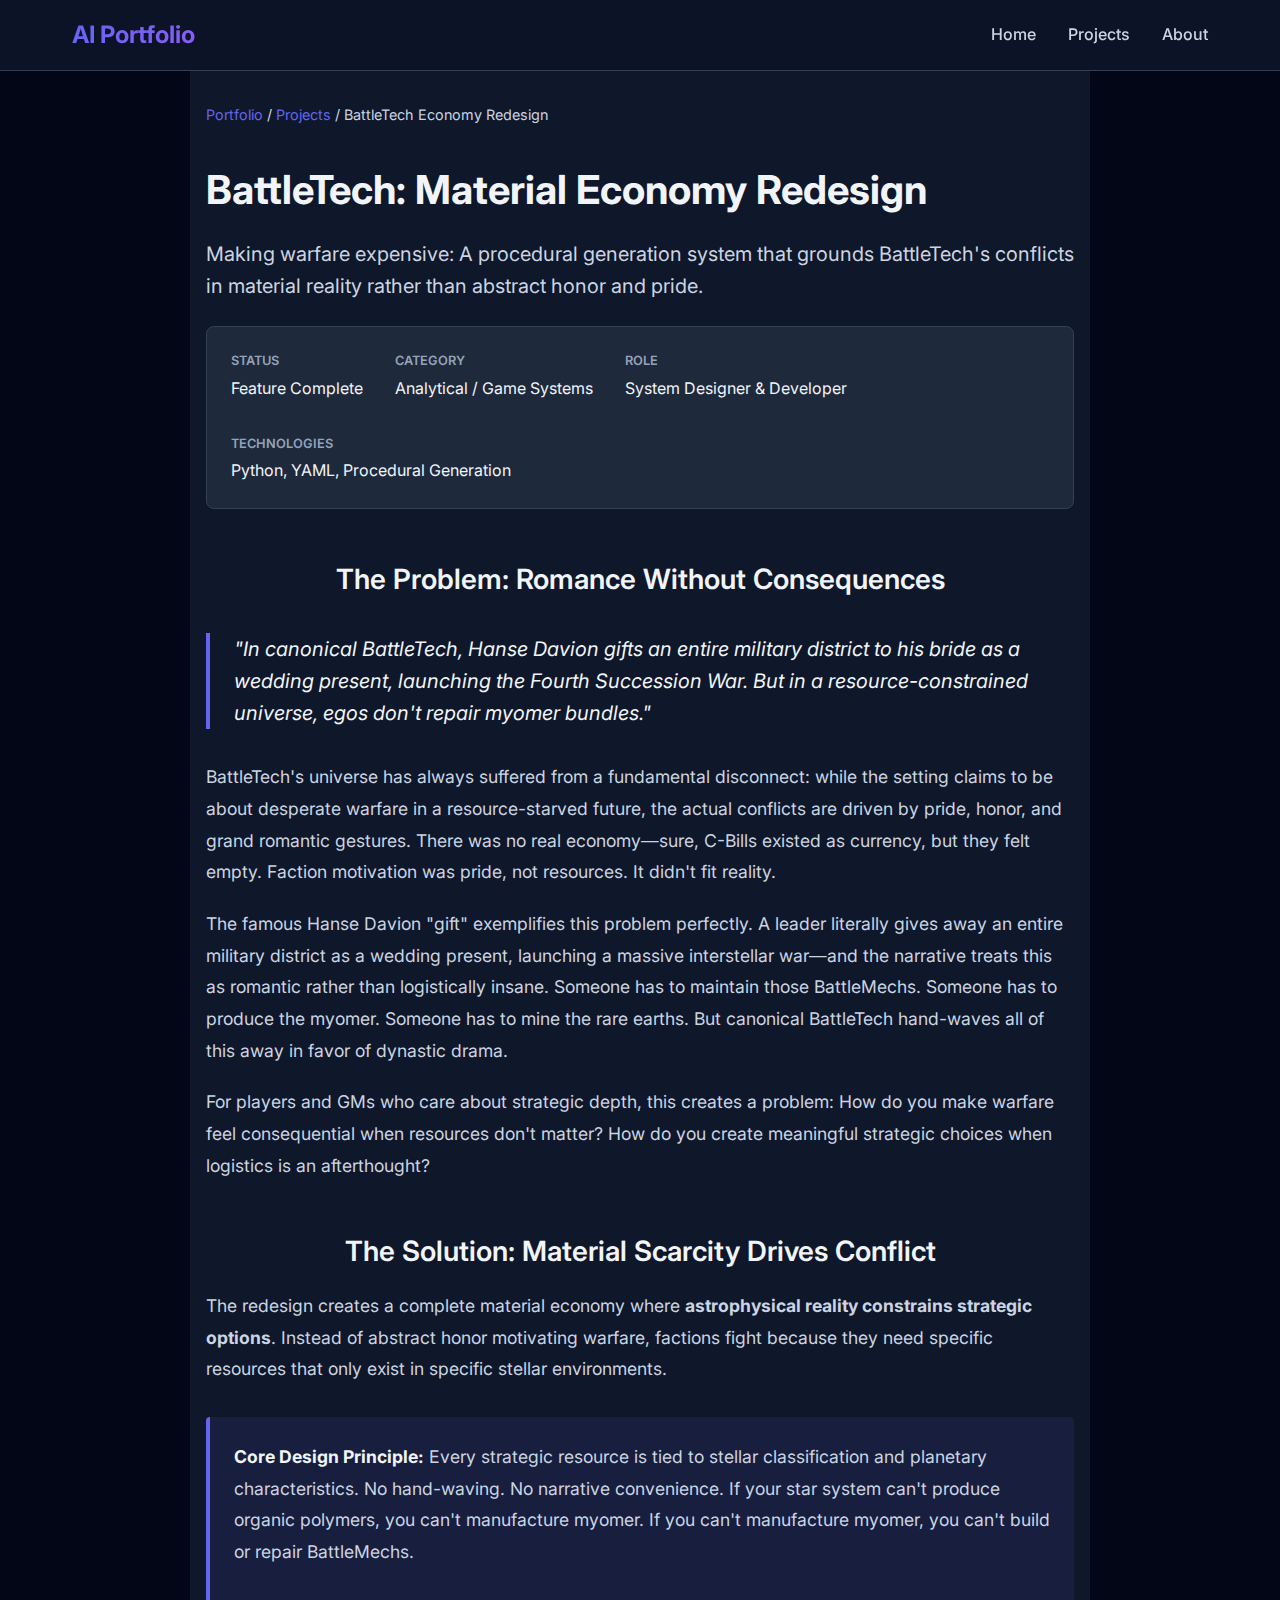
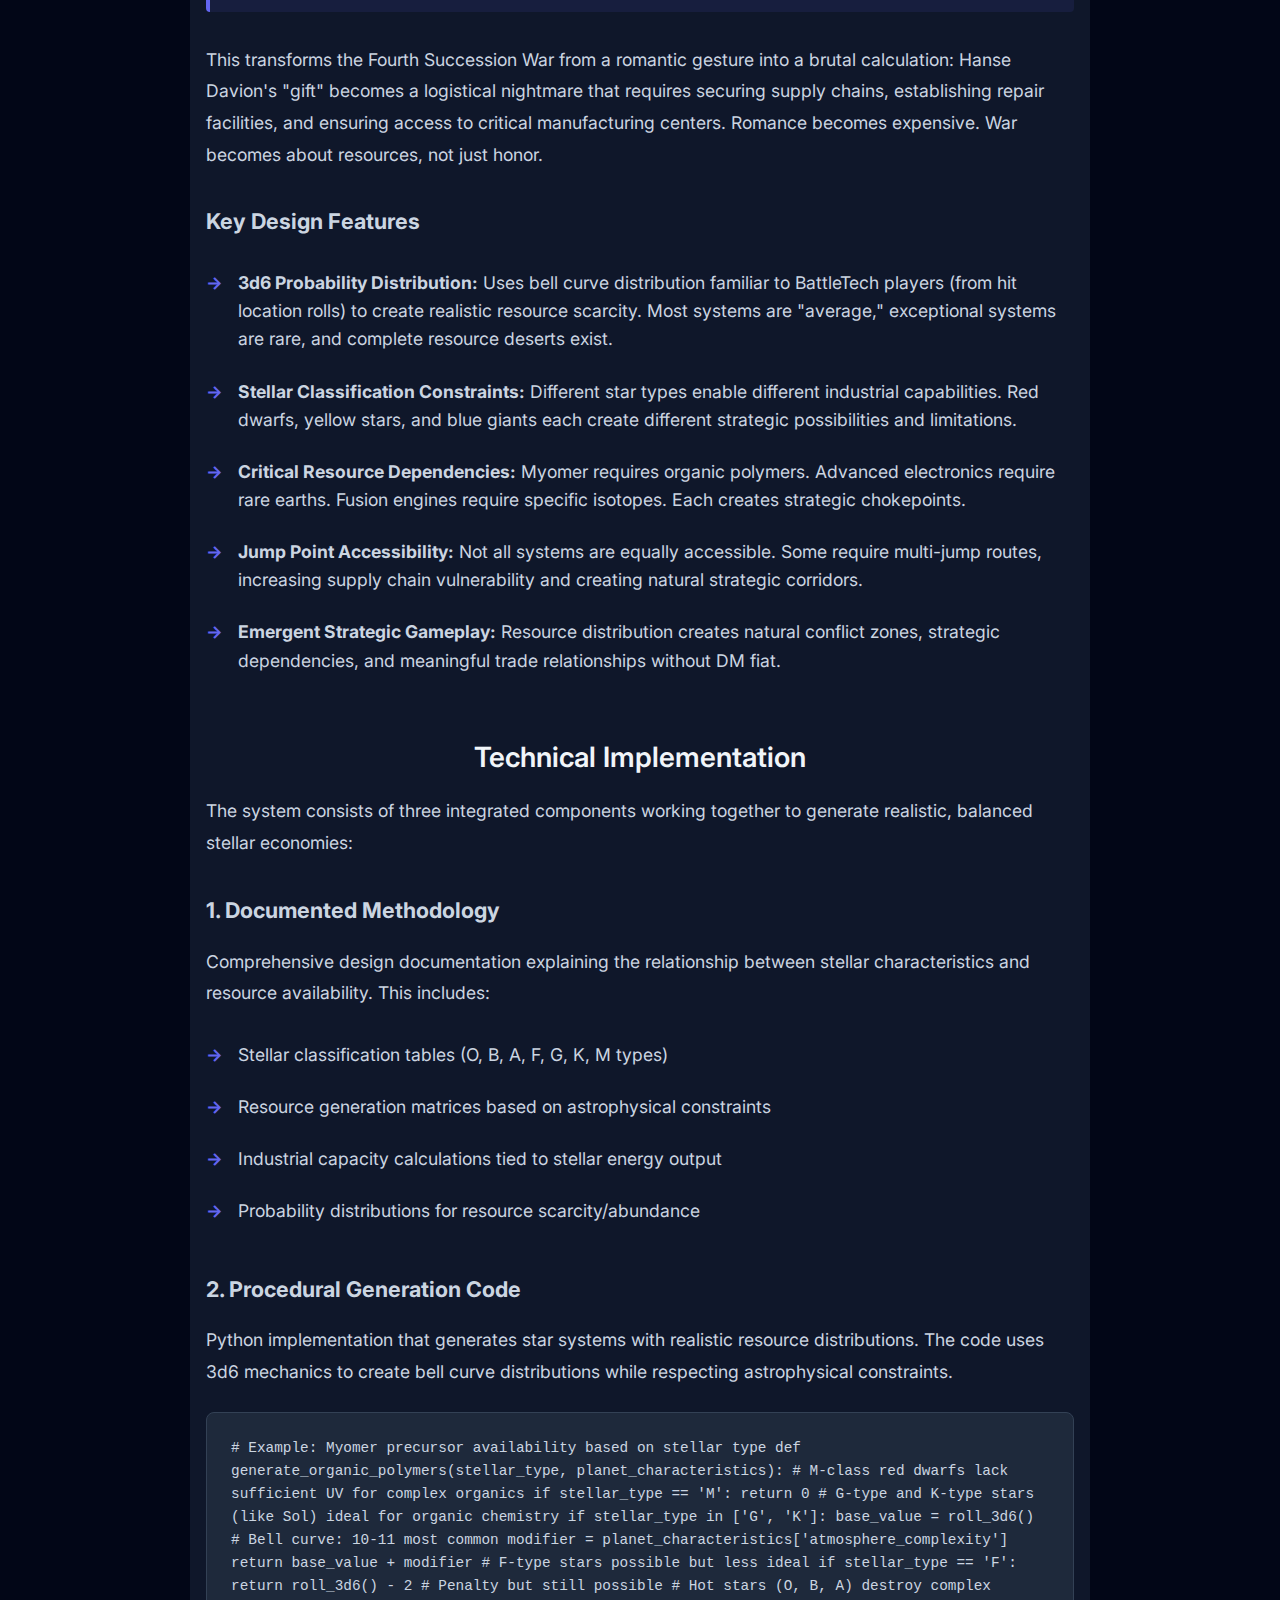
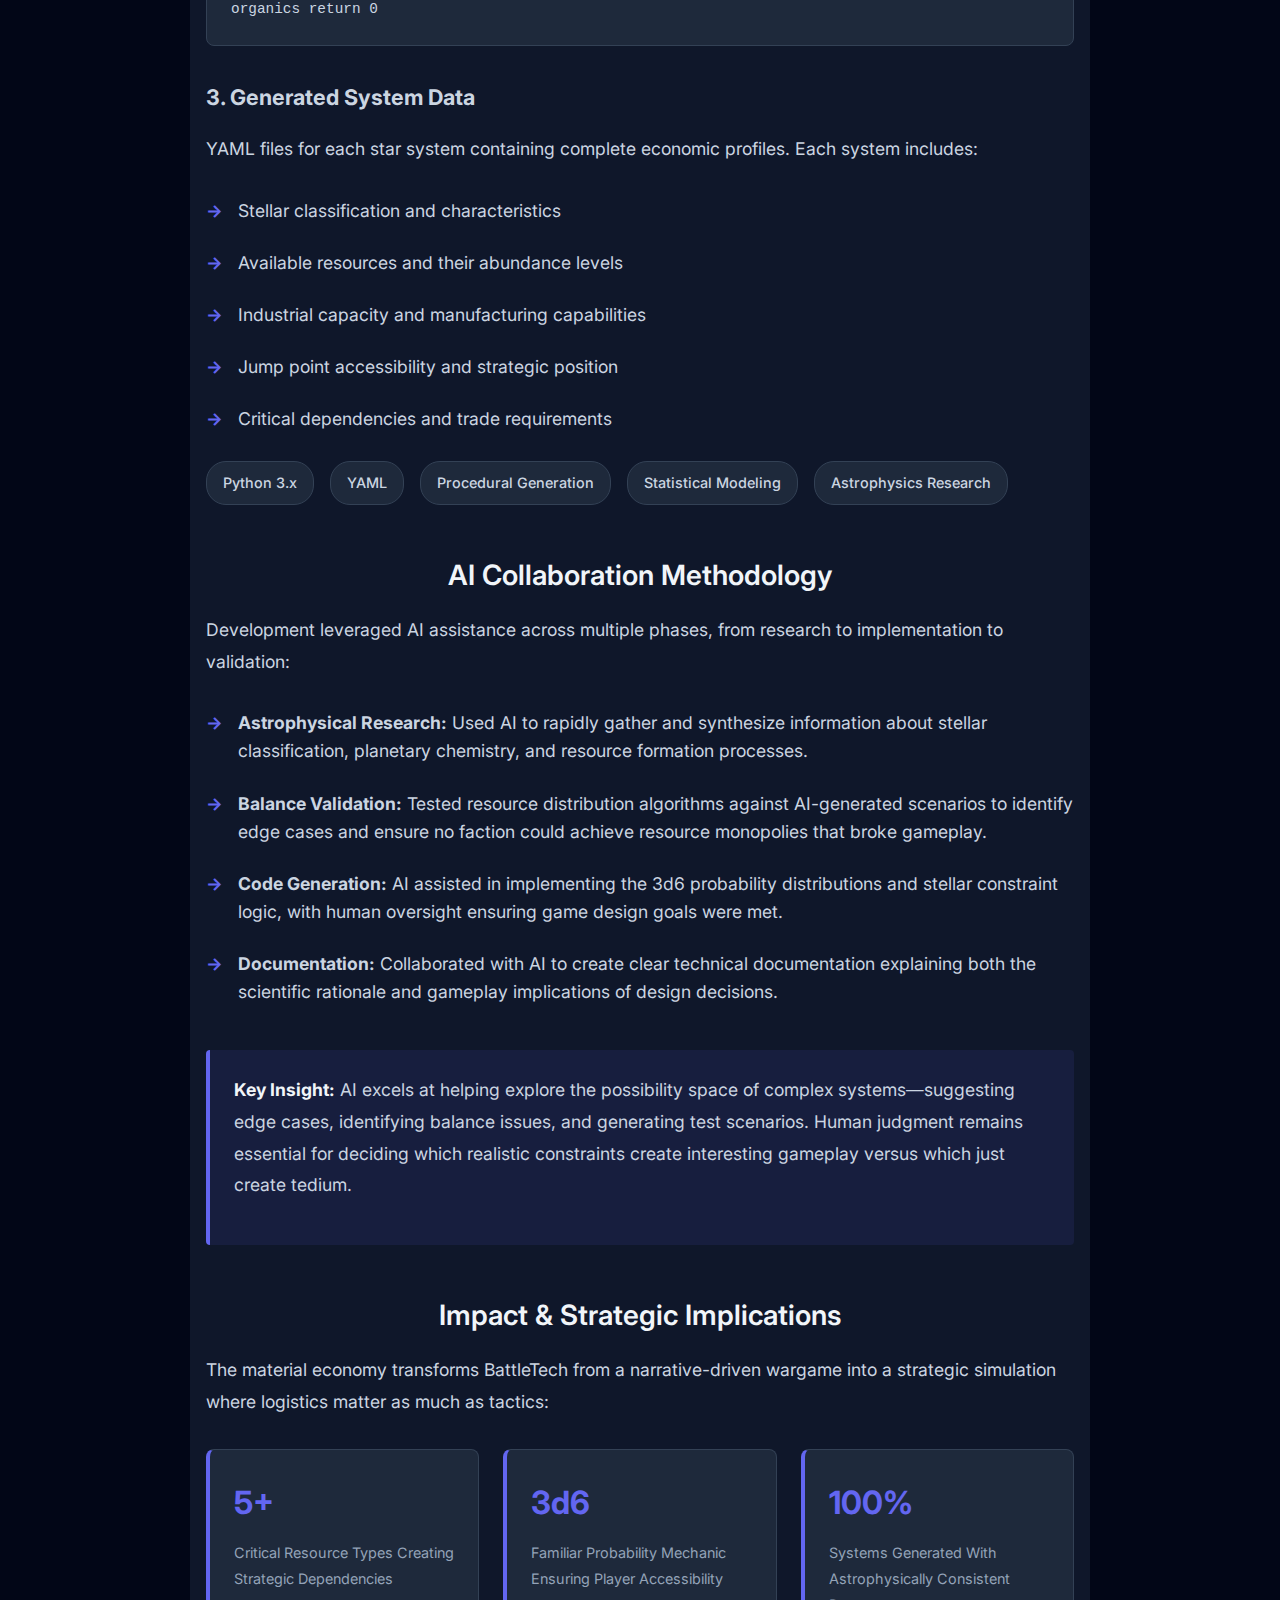
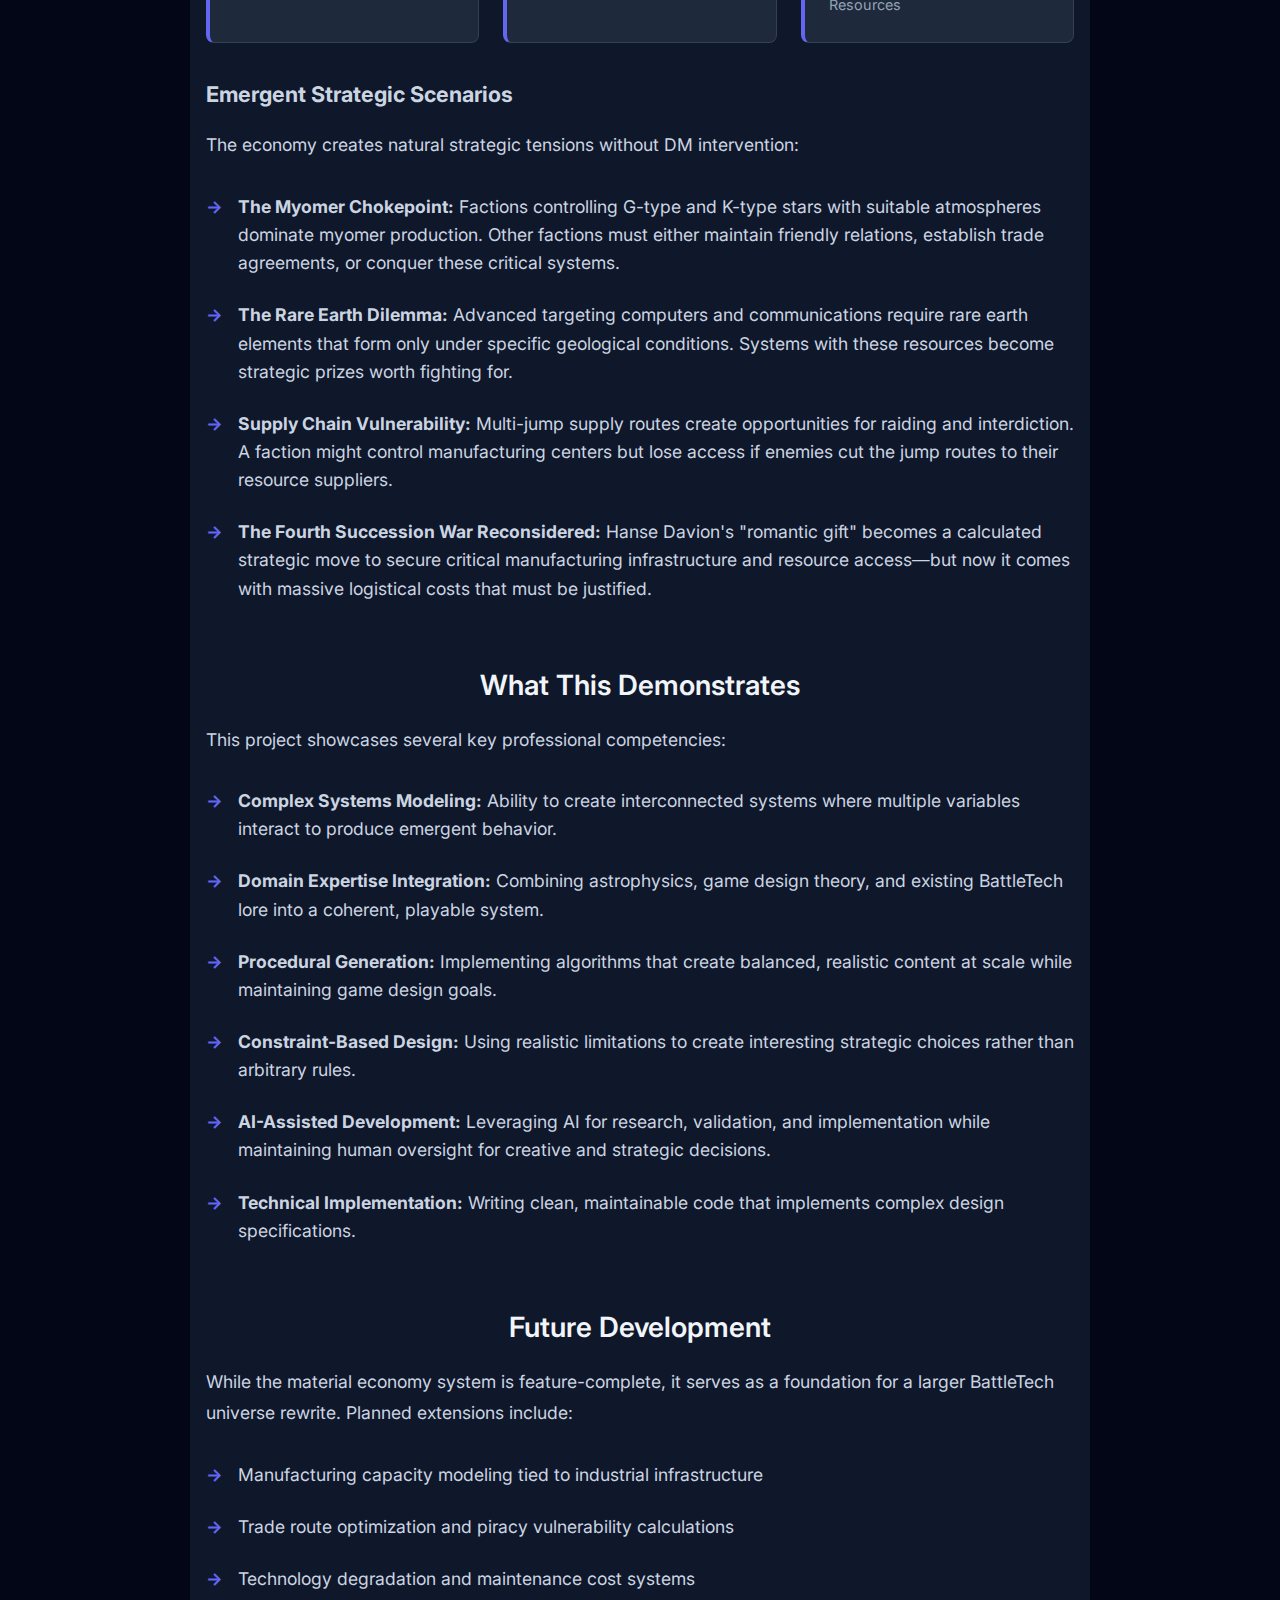
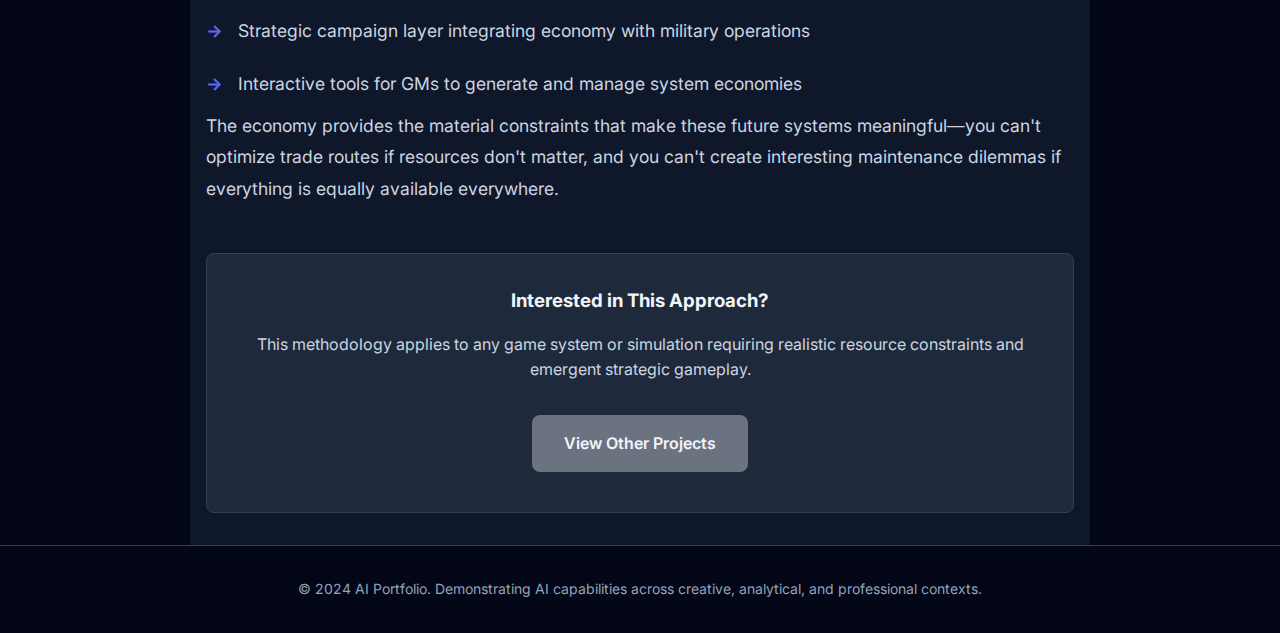
<file: battletech-economy.html>
<!DOCTYPE html>
<html lang="en">
<head>
    <meta charset="UTF-8">
    <meta name="viewport" content="width=device-width, initial-scale=1.0">
    <title>BattleTech: Material Economy Redesign - Case Study</title>
    <link rel="stylesheet" href="styles.css">
    <link rel="preconnect" href="https://fonts.googleapis.com">
    <link rel="preconnect" href="https://fonts.gstatic.com" crossorigin>
    <link href="https://fonts.googleapis.com/css2?family=Inter:wght@300;400;500;600;700&display=swap" rel="stylesheet">
    <style>
        .case-study {
            max-width: 900px;
            margin: 0 auto;
            padding: 2rem 1rem;
            background: var(--bg-dark);
            color: var(--text-primary);
            min-height: calc(100vh - 200px);
        }
        .breadcrumb {
            color: var(--text-secondary);
            margin-bottom: 2rem;
            font-size: 0.9rem;
        }
        .breadcrumb a {
            color: var(--primary-color);
            text-decoration: none;
        }
        .breadcrumb a:hover {
            text-decoration: underline;
        }
        .case-study-header {
            margin-bottom: 3rem;
        }
        .case-study-title {
            font-size: 2.5rem;
            font-weight: 700;
            margin-bottom: 1rem;
            color: var(--text-primary);
        }
        .case-study-subtitle {
            font-size: 1.25rem;
            color: var(--text-secondary);
            line-height: 1.6;
            margin-bottom: 1.5rem;
        }
        .case-study-meta {
            display: flex;
            gap: 2rem;
            flex-wrap: wrap;
            padding: 1.5rem;
            background: var(--bg-card);
            border: 1px solid var(--border-color);
            border-radius: 8px;
            margin-bottom: 2rem;
        }
        .meta-item {
            display: flex;
            flex-direction: column;
        }
        .meta-label {
            font-size: 0.8rem;
            text-transform: uppercase;
            color: var(--text-muted);
            margin-bottom: 0.25rem;
            font-weight: 600;
        }
        .meta-value {
            font-size: 1rem;
            color: var(--text-primary);
        }
        .section {
            margin-bottom: 3rem;
        }
        .section-title {
            font-size: 1.75rem;
            font-weight: 600;
            margin-bottom: 1rem;
            color: var(--text-primary);
        }
        .section-content {
            font-size: 1.1rem;
            line-height: 1.8;
            color: var(--text-secondary);
        }
        .section-content p {
            margin-bottom: 1.25rem;
        }
        .highlight-box {
            background: rgba(99, 102, 241, 0.1);
            border-left: 4px solid var(--primary-color);
            padding: 1.5rem;
            margin: 2rem 0;
            border-radius: 4px;
        }
        .highlight-box strong {
            color: var(--text-primary);
        }
        .feature-list {
            list-style: none;
            padding: 0;
        }
        .feature-list li {
            padding: 0.75rem 0;
            padding-left: 2rem;
            position: relative;
            font-size: 1.1rem;
            line-height: 1.6;
        }
        .feature-list li:before {
            content: "→";
            position: absolute;
            left: 0;
            color: var(--primary-color);
            font-weight: bold;
        }
        .tech-stack {
            display: flex;
            gap: 1rem;
            flex-wrap: wrap;
            margin-top: 1rem;
        }
        .tech-badge {
            padding: 0.5rem 1rem;
            background: var(--bg-card);
            border: 1px solid var(--border-color);
            border-radius: 20px;
            font-size: 0.9rem;
            font-weight: 500;
            color: var(--text-secondary);
        }
        .code-block {
            background: var(--bg-card);
            border: 1px solid var(--border-color);
            color: var(--text-secondary);
            padding: 1.5rem;
            border-radius: 8px;
            overflow-x: auto;
            margin: 1.5rem 0;
            font-family: 'Courier New', monospace;
            font-size: 0.9rem;
            line-height: 1.6;
        }
        .impact-grid {
            display: grid;
            grid-template-columns: repeat(auto-fit, minmax(250px, 1fr));
            gap: 1.5rem;
            margin: 2rem 0;
        }
        .impact-card {
            padding: 1.5rem;
            background: var(--bg-card);
            border: 1px solid var(--border-color);
            border-radius: 8px;
            border-left: 4px solid var(--primary-color);
        }
        .impact-number {
            font-size: 2rem;
            font-weight: 700;
            color: var(--primary-color);
            margin-bottom: 0.5rem;
        }
        .impact-label {
            font-size: 0.9rem;
            color: var(--text-muted);
        }
        .quote-block {
            font-size: 1.25rem;
            font-style: italic;
            color: var(--text-primary);
            border-left: 4px solid var(--primary-color);
            padding-left: 1.5rem;
            margin: 2rem 0;
            line-height: 1.6;
        }
        .cta-section {
            background: var(--bg-card);
            border: 1px solid var(--border-color);
            padding: 2rem;
            border-radius: 8px;
            text-align: center;
            margin-top: 3rem;
        }
        .cta-button {
            display: inline-block;
            padding: 1rem 2rem;
            background: var(--primary-color);
            color: var(--text-primary);
            text-decoration: none;
            border-radius: 8px;
            font-weight: 600;
            margin: 0.5rem;
            transition: background 0.3s, transform 0.2s;
        }
        .cta-button:hover {
            background: var(--secondary-color);
            transform: translateY(-2px);
        }
        .cta-section p {
            color: var(--text-secondary);
        }
    </style>
</head>
<body>
    <nav class="navbar">
        <div class="container">
            <div class="nav-brand"><a href="index.html" style="color: inherit; text-decoration: none;">AI Portfolio</a></div>
            <ul class="nav-links">
                <li><a href="index.html#home">Home</a></li>
                <li><a href="index.html#projects">Projects</a></li>
                <li><a href="index.html#about">About</a></li>
            </ul>
        </div>
    </nav>

    <div class="case-study">
        <div class="breadcrumb">
            <a href="index.html">Portfolio</a> / <a href="index.html#projects">Projects</a> / BattleTech Economy Redesign
        </div>

        <header class="case-study-header">
            <h1 class="case-study-title">BattleTech: Material Economy Redesign</h1>
            <p class="case-study-subtitle">
                Making warfare expensive: A procedural generation system that grounds BattleTech's conflicts in 
                material reality rather than abstract honor and pride.
            </p>
            
            <div class="case-study-meta">
                <div class="meta-item">
                    <span class="meta-label">Status</span>
                    <span class="meta-value">Feature Complete</span>
                </div>
                <div class="meta-item">
                    <span class="meta-label">Category</span>
                    <span class="meta-value">Analytical / Game Systems</span>
                </div>
                <div class="meta-item">
                    <span class="meta-label">Role</span>
                    <span class="meta-value">System Designer & Developer</span>
                </div>
                <div class="meta-item">
                    <span class="meta-label">Technologies</span>
                    <span class="meta-value">Python, YAML, Procedural Generation</span>
                </div>
            </div>
        </header>

        <section class="section">
            <h2 class="section-title">The Problem: Romance Without Consequences</h2>
            <div class="section-content">
                <div class="quote-block">
                    "In canonical BattleTech, Hanse Davion gifts an entire military district to his bride as a wedding 
                    present, launching the Fourth Succession War. But in a resource-constrained universe, egos don't 
                    repair myomer bundles."
                </div>
                
                <p>
                    BattleTech's universe has always suffered from a fundamental disconnect: while the setting claims 
                    to be about desperate warfare in a resource-starved future, the actual conflicts are driven by 
                    pride, honor, and grand romantic gestures. There was no real economy—sure, C-Bills existed as 
                    currency, but they felt empty. Faction motivation was pride, not resources. It didn't fit reality.
                </p>

                <p>
                    The famous Hanse Davion "gift" exemplifies this problem perfectly. A leader literally gives away 
                    an entire military district as a wedding present, launching a massive interstellar war—and the 
                    narrative treats this as romantic rather than logistically insane. Someone has to maintain those 
                    BattleMechs. Someone has to produce the myomer. Someone has to mine the rare earths. But canonical 
                    BattleTech hand-waves all of this away in favor of dynastic drama.
                </p>

                <p>
                    For players and GMs who care about strategic depth, this creates a problem: How do you make 
                    warfare feel consequential when resources don't matter? How do you create meaningful strategic 
                    choices when logistics is an afterthought?
                </p>
            </div>
        </section>

        <section class="section">
            <h2 class="section-title">The Solution: Material Scarcity Drives Conflict</h2>
            <div class="section-content">
                <p>
                    The redesign creates a complete material economy where <strong>astrophysical reality constrains 
                    strategic options</strong>. Instead of abstract honor motivating warfare, factions fight because 
                    they need specific resources that only exist in specific stellar environments.
                </p>

                <div class="highlight-box">
                    <p><strong>Core Design Principle:</strong> Every strategic resource is tied to stellar classification 
                    and planetary characteristics. No hand-waving. No narrative convenience. If your star system can't 
                    produce organic polymers, you can't manufacture myomer. If you can't manufacture myomer, you can't 
                    build or repair BattleMechs.</p>
                </div>

                <p>
                    This transforms the Fourth Succession War from a romantic gesture into a brutal calculation: 
                    Hanse Davion's "gift" becomes a logistical nightmare that requires securing supply chains, 
                    establishing repair facilities, and ensuring access to critical manufacturing centers. Romance 
                    becomes expensive. War becomes about resources, not just honor.
                </p>

                <h3 style="font-size: 1.35rem; margin-top: 2rem; margin-bottom: 1rem;">Key Design Features</h3>
                
                <ul class="feature-list">
                    <li>
                        <strong>3d6 Probability Distribution:</strong> Uses bell curve distribution familiar to 
                        BattleTech players (from hit location rolls) to create realistic resource scarcity. Most 
                        systems are "average," exceptional systems are rare, and complete resource deserts exist.
                    </li>
                    <li>
                        <strong>Stellar Classification Constraints:</strong> Different star types enable different 
                        industrial capabilities. Red dwarfs, yellow stars, and blue giants each create different 
                        strategic possibilities and limitations.
                    </li>
                    <li>
                        <strong>Critical Resource Dependencies:</strong> Myomer requires organic polymers. Advanced 
                        electronics require rare earths. Fusion engines require specific isotopes. Each creates 
                        strategic chokepoints.
                    </li>
                    <li>
                        <strong>Jump Point Accessibility:</strong> Not all systems are equally accessible. Some 
                        require multi-jump routes, increasing supply chain vulnerability and creating natural 
                        strategic corridors.
                    </li>
                    <li>
                        <strong>Emergent Strategic Gameplay:</strong> Resource distribution creates natural conflict 
                        zones, strategic dependencies, and meaningful trade relationships without DM fiat.
                    </li>
                </ul>
            </div>
        </section>

        <section class="section">
            <h2 class="section-title">Technical Implementation</h2>
            <div class="section-content">
                <p>
                    The system consists of three integrated components working together to generate realistic, 
                    balanced stellar economies:
                </p>

                <h3 style="font-size: 1.35rem; margin-top: 2rem; margin-bottom: 1rem;">1. Documented Methodology</h3>
                <p>
                    Comprehensive design documentation explaining the relationship between stellar characteristics 
                    and resource availability. This includes:
                </p>
                <ul class="feature-list">
                    <li>Stellar classification tables (O, B, A, F, G, K, M types)</li>
                    <li>Resource generation matrices based on astrophysical constraints</li>
                    <li>Industrial capacity calculations tied to stellar energy output</li>
                    <li>Probability distributions for resource scarcity/abundance</li>
                </ul>

                <h3 style="font-size: 1.35rem; margin-top: 2rem; margin-bottom: 1rem;">2. Procedural Generation Code</h3>
                <p>
                    Python implementation that generates star systems with realistic resource distributions. The 
                    code uses 3d6 mechanics to create bell curve distributions while respecting astrophysical 
                    constraints.
                </p>

                <div class="code-block">
# Example: Myomer precursor availability based on stellar type
def generate_organic_polymers(stellar_type, planet_characteristics):
    # M-class red dwarfs lack sufficient UV for complex organics
    if stellar_type == 'M':
        return 0
    
    # G-type and K-type stars (like Sol) ideal for organic chemistry
    if stellar_type in ['G', 'K']:
        base_value = roll_3d6()  # Bell curve: 10-11 most common
        modifier = planet_characteristics['atmosphere_complexity']
        return base_value + modifier
    
    # F-type stars possible but less ideal
    if stellar_type == 'F':
        return roll_3d6() - 2  # Penalty but still possible
    
    # Hot stars (O, B, A) destroy complex organics
    return 0
                </div>

                <h3 style="font-size: 1.35rem; margin-top: 2rem; margin-bottom: 1rem;">3. Generated System Data</h3>
                <p>
                    YAML files for each star system containing complete economic profiles. Each system includes:
                </p>
                <ul class="feature-list">
                    <li>Stellar classification and characteristics</li>
                    <li>Available resources and their abundance levels</li>
                    <li>Industrial capacity and manufacturing capabilities</li>
                    <li>Jump point accessibility and strategic position</li>
                    <li>Critical dependencies and trade requirements</li>
                </ul>

                <div class="tech-stack">
                    <span class="tech-badge">Python 3.x</span>
                    <span class="tech-badge">YAML</span>
                    <span class="tech-badge">Procedural Generation</span>
                    <span class="tech-badge">Statistical Modeling</span>
                    <span class="tech-badge">Astrophysics Research</span>
                </div>
            </div>
        </section>

        <section class="section">
            <h2 class="section-title">AI Collaboration Methodology</h2>
            <div class="section-content">
                <p>
                    Development leveraged AI assistance across multiple phases, from research to implementation 
                    to validation:
                </p>

                <ul class="feature-list">
                    <li>
                        <strong>Astrophysical Research:</strong> Used AI to rapidly gather and synthesize information 
                        about stellar classification, planetary chemistry, and resource formation processes.
                    </li>
                    <li>
                        <strong>Balance Validation:</strong> Tested resource distribution algorithms against AI-generated 
                        scenarios to identify edge cases and ensure no faction could achieve resource monopolies that 
                        broke gameplay.
                    </li>
                    <li>
                        <strong>Code Generation:</strong> AI assisted in implementing the 3d6 probability distributions 
                        and stellar constraint logic, with human oversight ensuring game design goals were met.
                    </li>
                    <li>
                        <strong>Documentation:</strong> Collaborated with AI to create clear technical documentation 
                        explaining both the scientific rationale and gameplay implications of design decisions.
                    </li>
                </ul>

                <div class="highlight-box">
                    <p><strong>Key Insight:</strong> AI excels at helping explore the possibility space of complex 
                    systems—suggesting edge cases, identifying balance issues, and generating test scenarios. Human 
                    judgment remains essential for deciding which realistic constraints create interesting gameplay 
                    versus which just create tedium.</p>
                </div>
            </div>
        </section>

        <section class="section">
            <h2 class="section-title">Impact & Strategic Implications</h2>
            <div class="section-content">
                <p>
                    The material economy transforms BattleTech from a narrative-driven wargame into a strategic 
                    simulation where logistics matter as much as tactics:
                </p>

                <div class="impact-grid">
                    <div class="impact-card">
                        <div class="impact-number">5+</div>
                        <div class="impact-label">Critical Resource Types Creating Strategic Dependencies</div>
                    </div>
                    <div class="impact-card">
                        <div class="impact-number">3d6</div>
                        <div class="impact-label">Familiar Probability Mechanic Ensuring Player Accessibility</div>
                    </div>
                    <div class="impact-card">
                        <div class="impact-number">100%</div>
                        <div class="impact-label">Systems Generated With Astrophysically Consistent Resources</div>
                    </div>
                </div>

                <h3 style="font-size: 1.35rem; margin-top: 2rem; margin-bottom: 1rem;">Emergent Strategic Scenarios</h3>
                
                <p>
                    The economy creates natural strategic tensions without DM intervention:
                </p>

                <ul class="feature-list">
                    <li>
                        <strong>The Myomer Chokepoint:</strong> Factions controlling G-type and K-type stars with 
                        suitable atmospheres dominate myomer production. Other factions must either maintain friendly 
                        relations, establish trade agreements, or conquer these critical systems.
                    </li>
                    <li>
                        <strong>The Rare Earth Dilemma:</strong> Advanced targeting computers and communications 
                        require rare earth elements that form only under specific geological conditions. Systems 
                        with these resources become strategic prizes worth fighting for.
                    </li>
                    <li>
                        <strong>Supply Chain Vulnerability:</strong> Multi-jump supply routes create opportunities 
                        for raiding and interdiction. A faction might control manufacturing centers but lose access 
                        if enemies cut the jump routes to their resource suppliers.
                    </li>
                    <li>
                        <strong>The Fourth Succession War Reconsidered:</strong> Hanse Davion's "romantic gift" 
                        becomes a calculated strategic move to secure critical manufacturing infrastructure and 
                        resource access—but now it comes with massive logistical costs that must be justified.
                    </li>
                </ul>
            </div>
        </section>

        <section class="section">
            <h2 class="section-title">What This Demonstrates</h2>
            <div class="section-content">
                <p>This project showcases several key professional competencies:</p>

                <ul class="feature-list">
                    <li>
                        <strong>Complex Systems Modeling:</strong> Ability to create interconnected systems where 
                        multiple variables interact to produce emergent behavior.
                    </li>
                    <li>
                        <strong>Domain Expertise Integration:</strong> Combining astrophysics, game design theory, 
                        and existing BattleTech lore into a coherent, playable system.
                    </li>
                    <li>
                        <strong>Procedural Generation:</strong> Implementing algorithms that create balanced, 
                        realistic content at scale while maintaining game design goals.
                    </li>
                    <li>
                        <strong>Constraint-Based Design:</strong> Using realistic limitations to create interesting 
                        strategic choices rather than arbitrary rules.
                    </li>
                    <li>
                        <strong>AI-Assisted Development:</strong> Leveraging AI for research, validation, and 
                        implementation while maintaining human oversight for creative and strategic decisions.
                    </li>
                    <li>
                        <strong>Technical Implementation:</strong> Writing clean, maintainable code that implements 
                        complex design specifications.
                    </li>
                </ul>
            </div>
        </section>

        <section class="section">
            <h2 class="section-title">Future Development</h2>
            <div class="section-content">
                <p>
                    While the material economy system is feature-complete, it serves as a foundation for a larger 
                    BattleTech universe rewrite. Planned extensions include:
                </p>

                <ul class="feature-list">
                    <li>Manufacturing capacity modeling tied to industrial infrastructure</li>
                    <li>Trade route optimization and piracy vulnerability calculations</li>
                    <li>Technology degradation and maintenance cost systems</li>
                    <li>Strategic campaign layer integrating economy with military operations</li>
                    <li>Interactive tools for GMs to generate and manage system economies</li>
                </ul>

                <p>
                    The economy provides the material constraints that make these future systems meaningful—you 
                    can't optimize trade routes if resources don't matter, and you can't create interesting 
                    maintenance dilemmas if everything is equally available everywhere.
                </p>
            </div>
        </section>

        <div class="cta-section">
            <h3 style="margin-bottom: 1rem;">Interested in This Approach?</h3>
            <p style="margin-bottom: 1.5rem; color: var(--text-secondary);">
                This methodology applies to any game system or simulation requiring realistic resource constraints 
                and emergent strategic gameplay.
            </p>
            <a href="index.html#projects" class="cta-button" style="background: #6b7280;">View Other Projects</a>
        </div>
    </div>

    <footer class="footer">
        <div class="container">
            <p>&copy; 2024 AI Portfolio. Demonstrating AI capabilities across creative, analytical, and professional contexts.</p>
        </div>
    </footer>
</body>
</html>
</file>
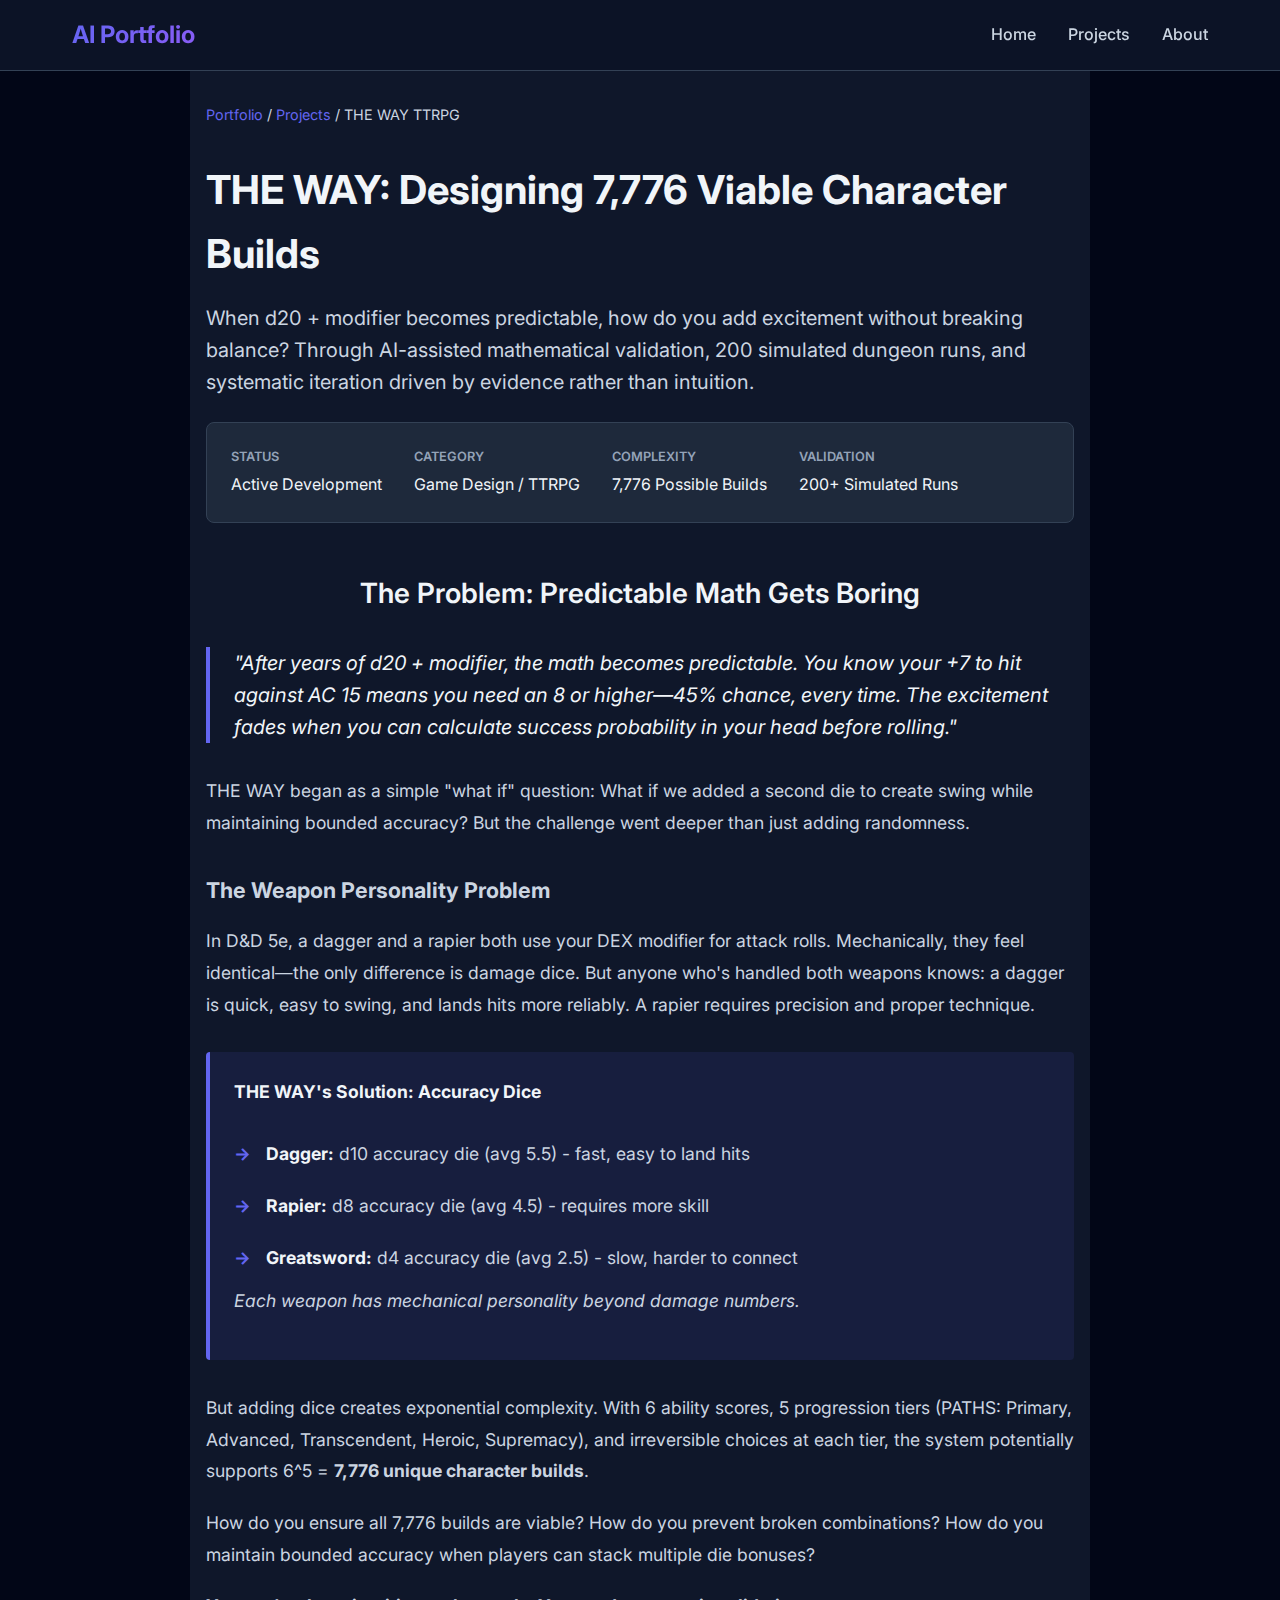
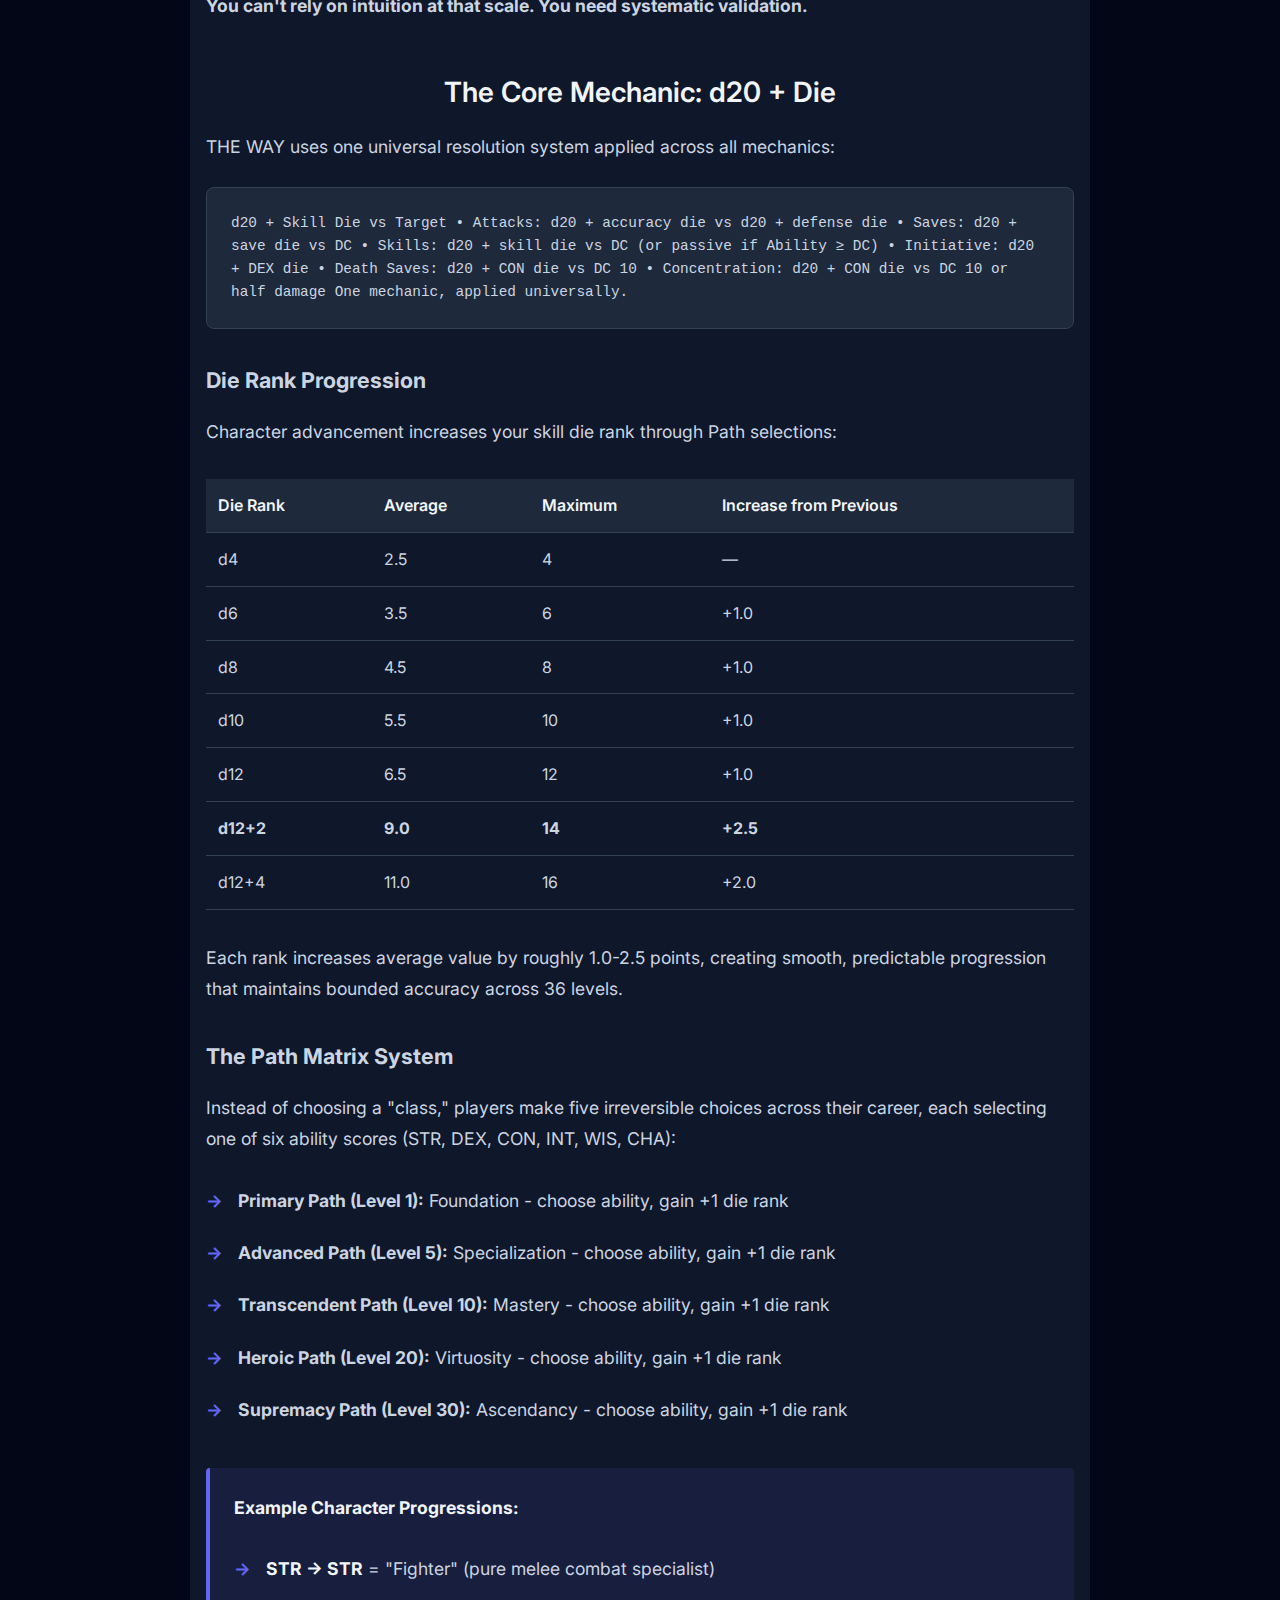
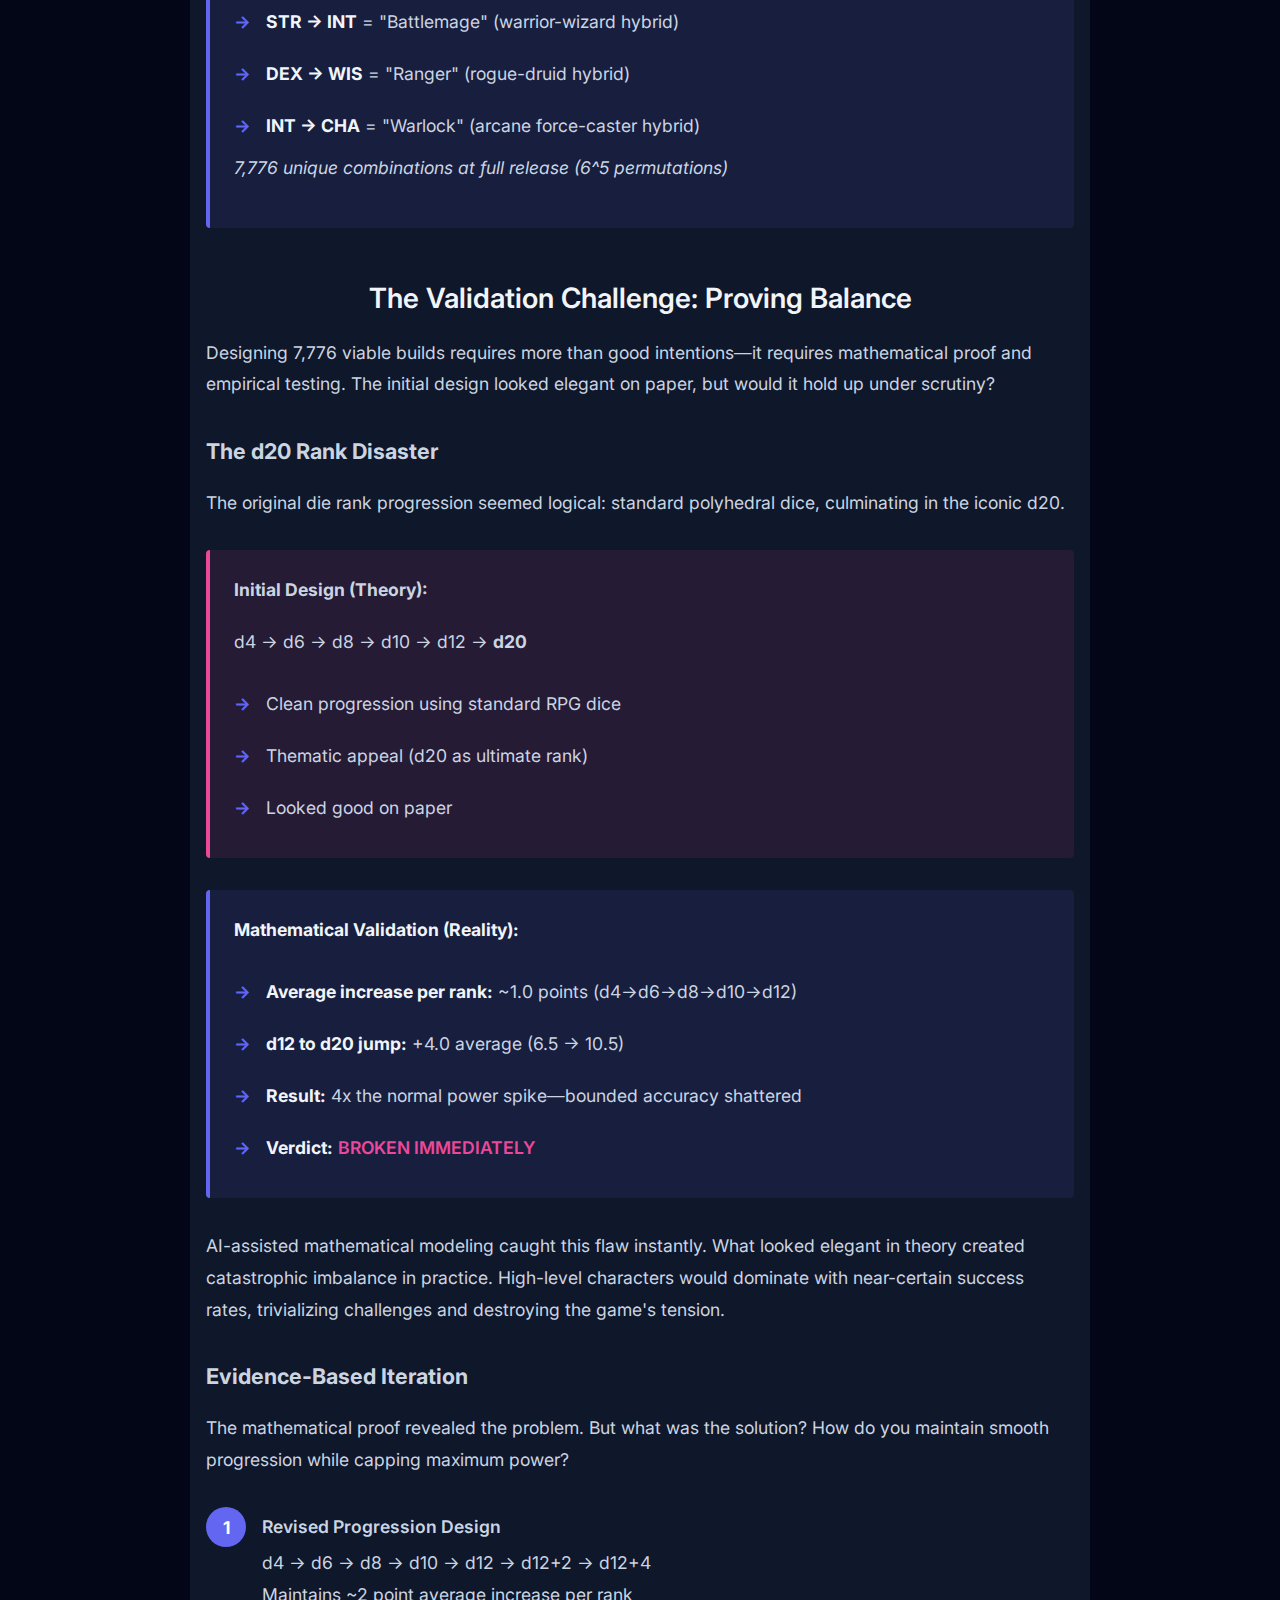
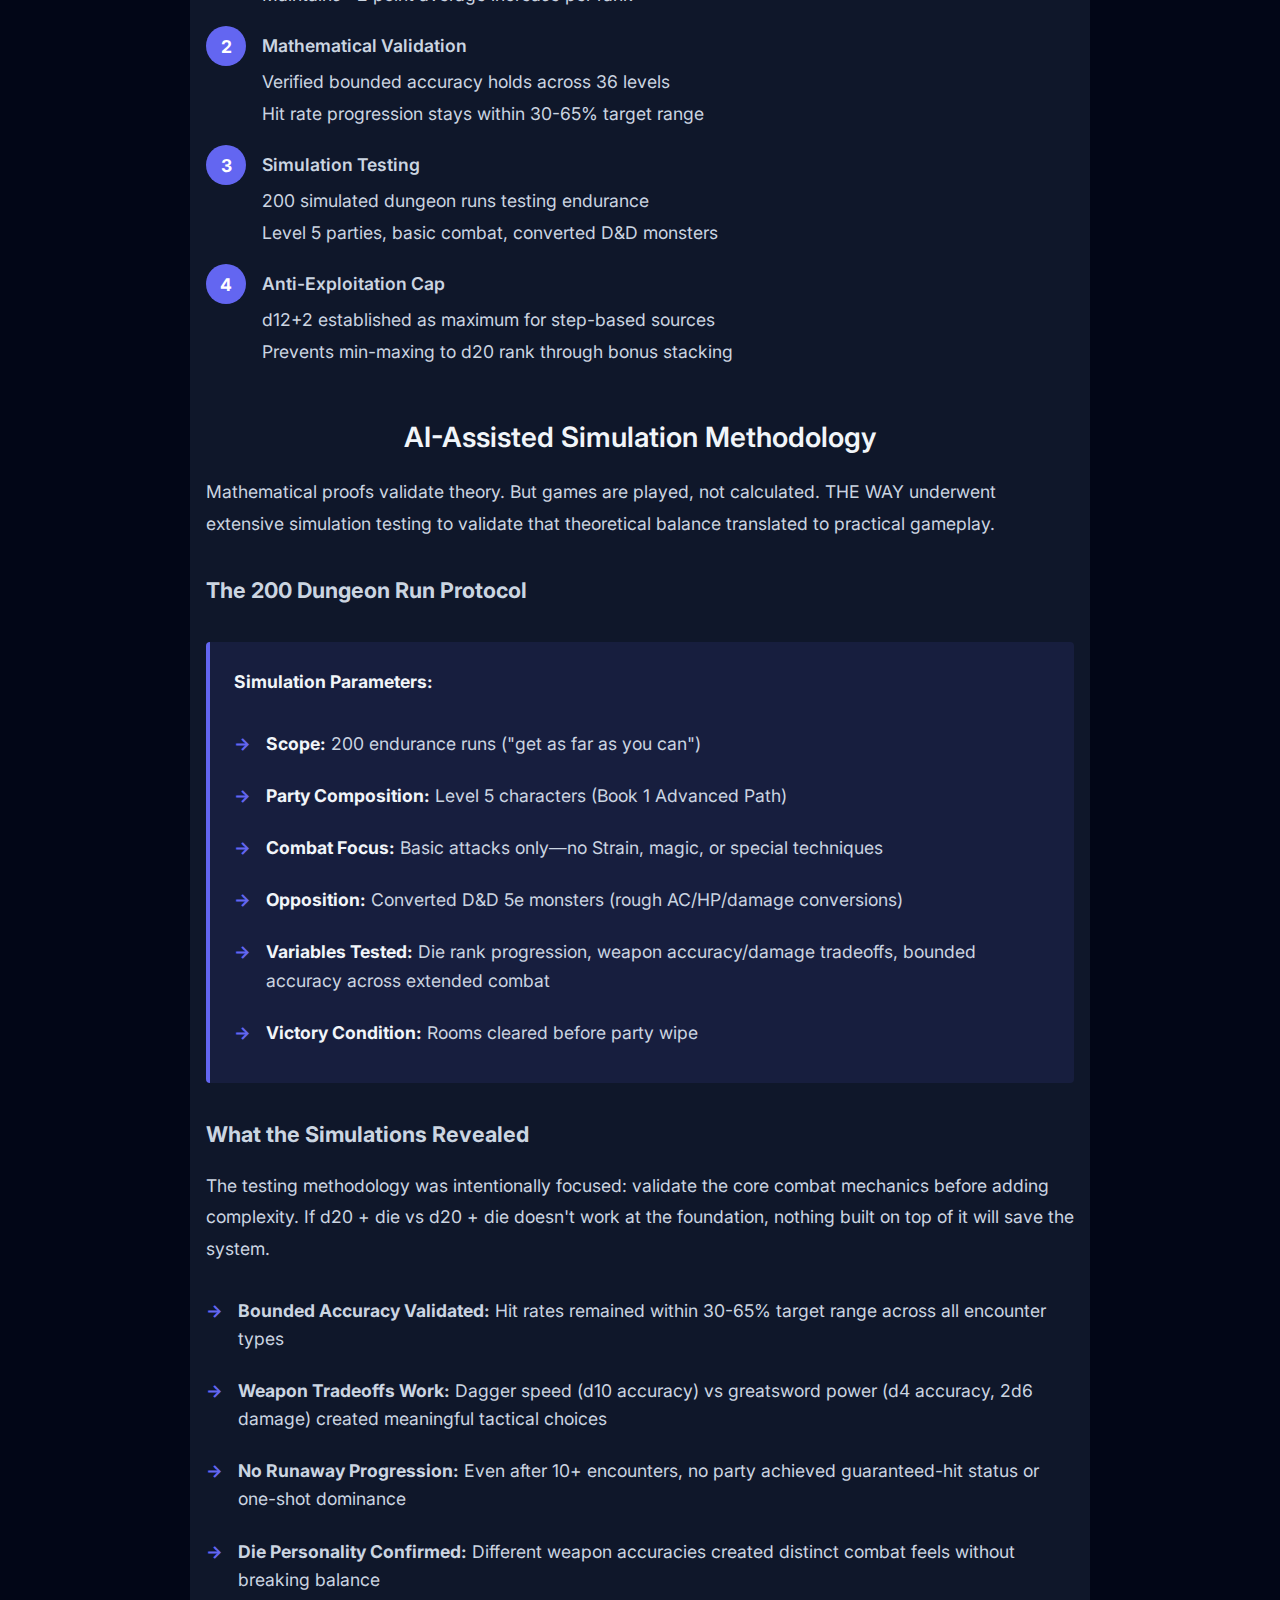
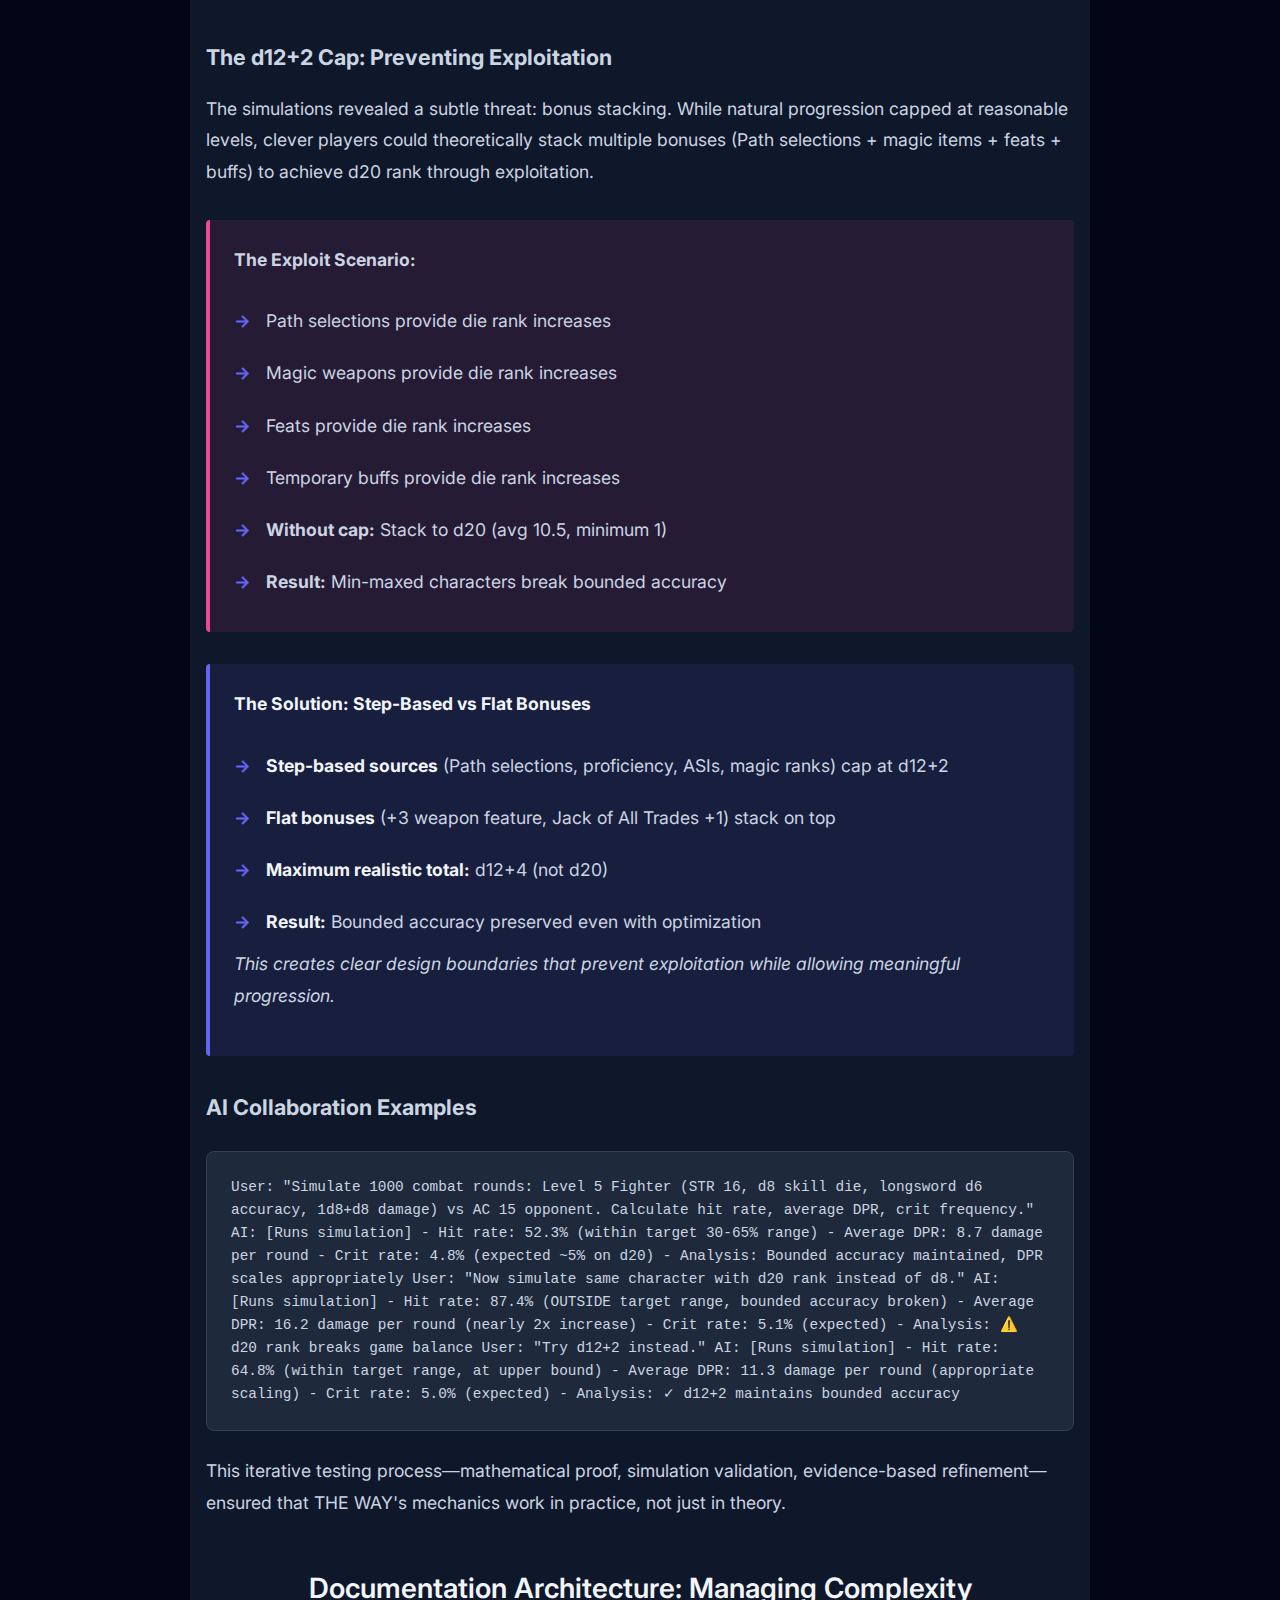
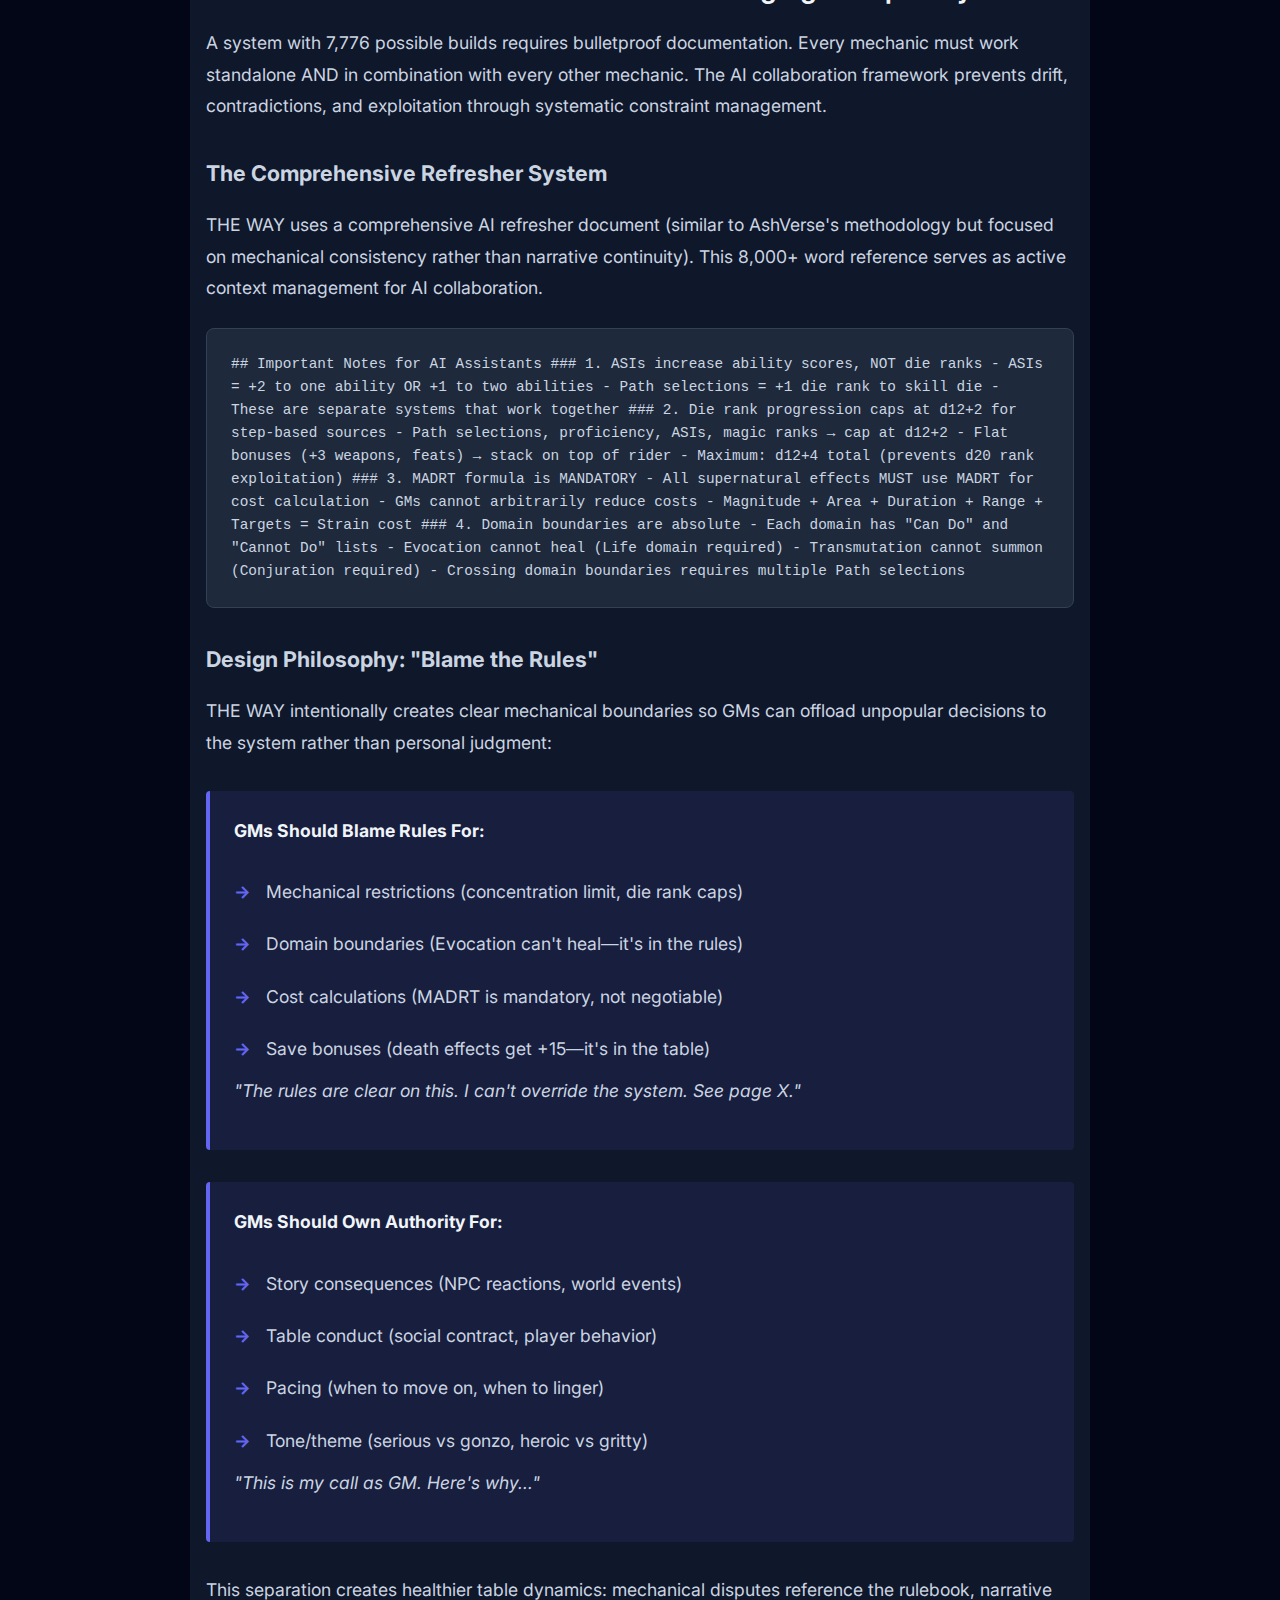
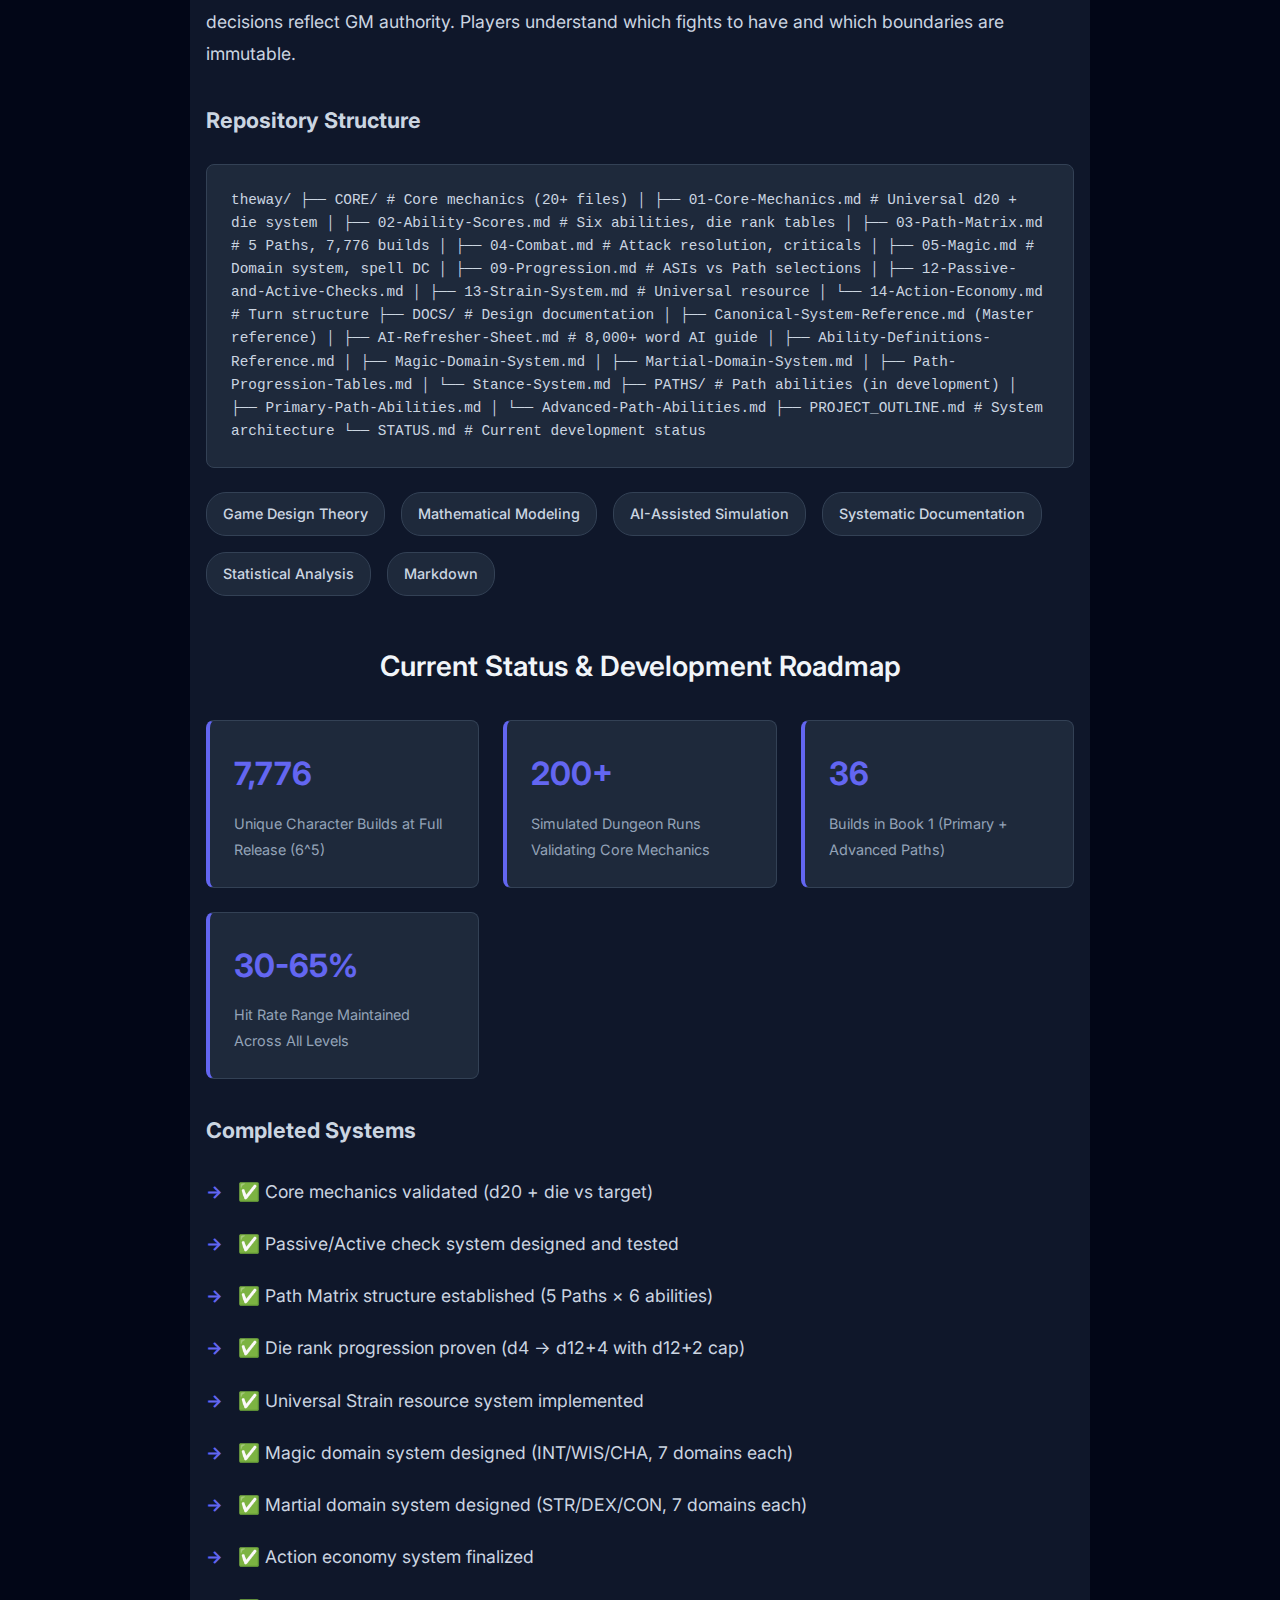
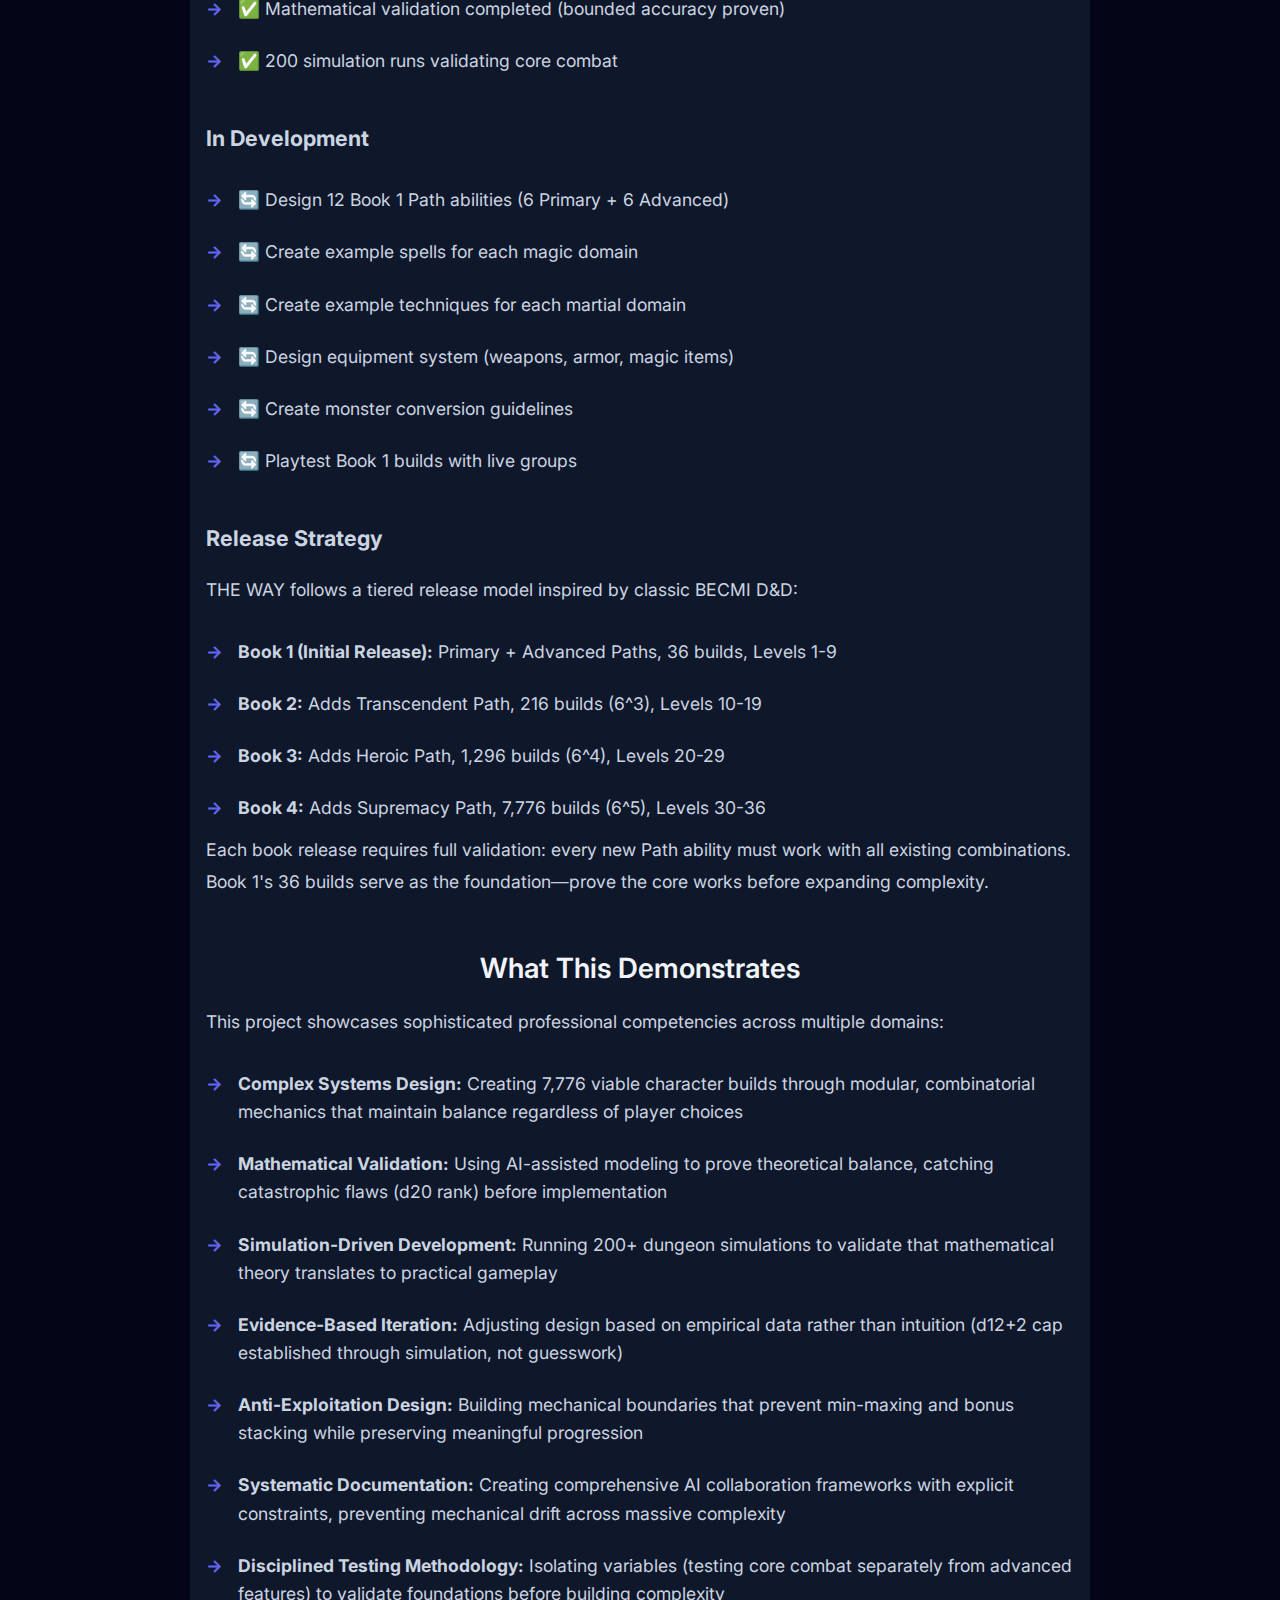
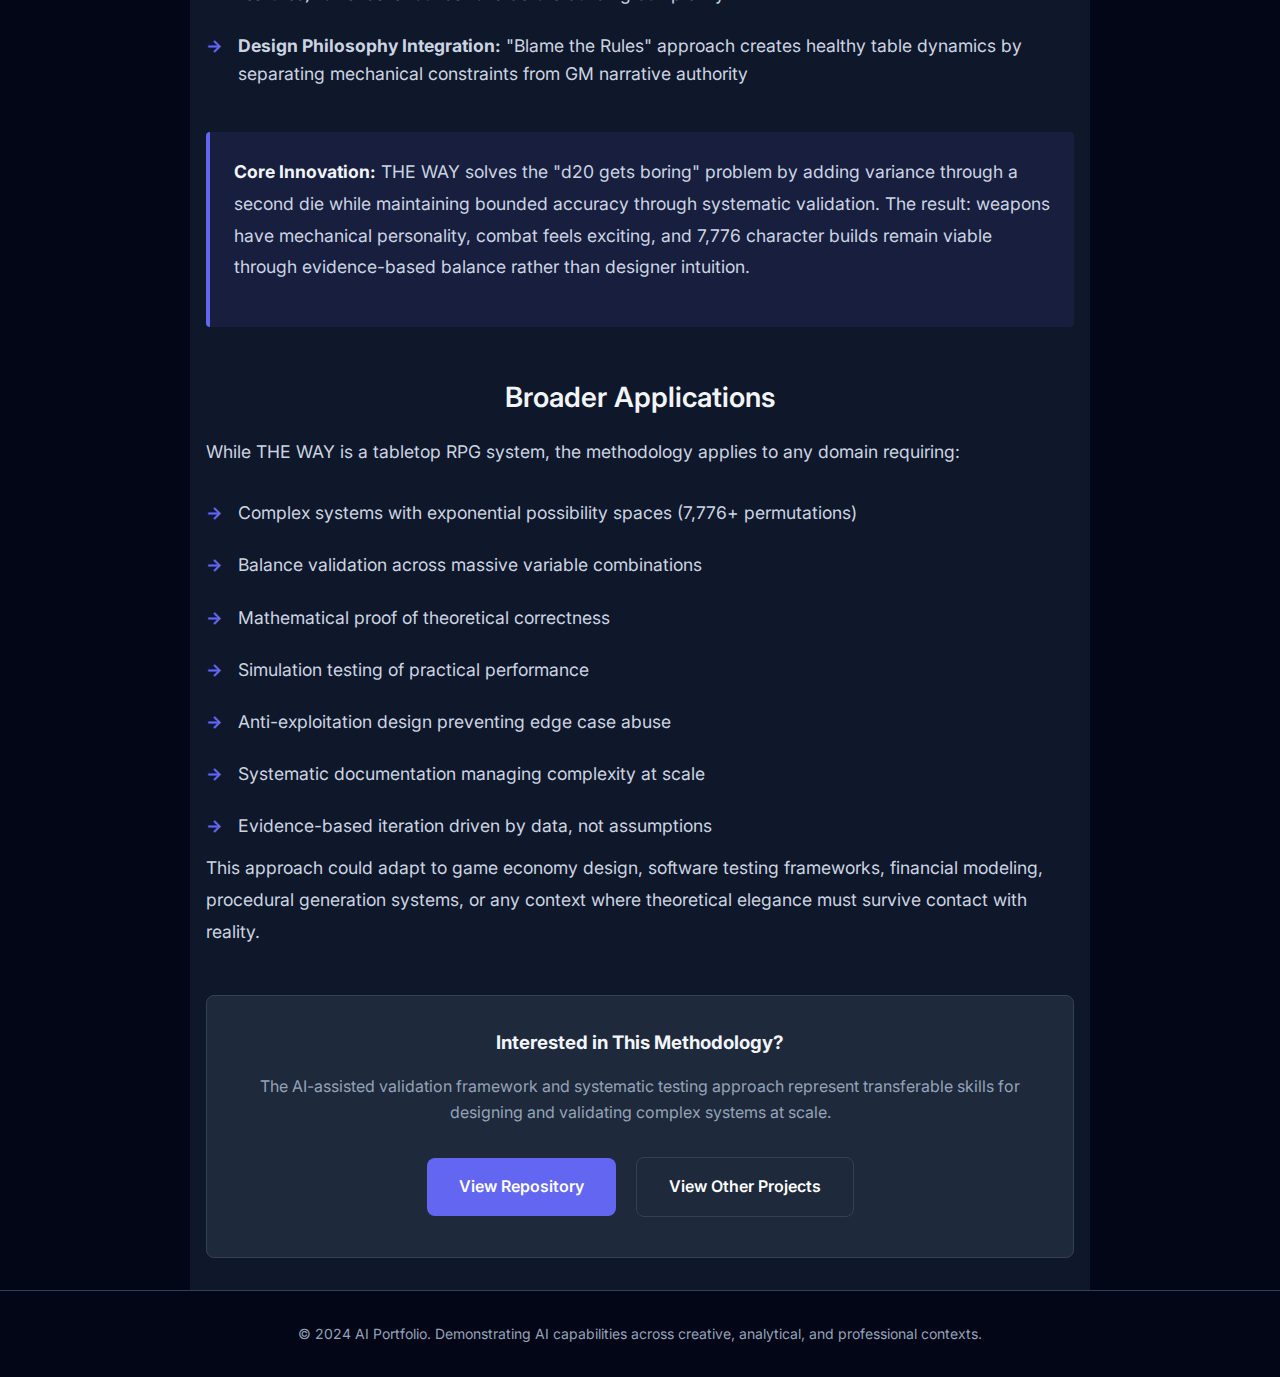
<file: theway.html>
<!DOCTYPE html>
<html lang="en">
<head>
    <meta charset="UTF-8">
    <meta name="viewport" content="width=device-width, initial-scale=1.0">
    <title>THE WAY TTRPG System - Case Study</title>
    <link rel="stylesheet" href="styles.css">
    <link rel="preconnect" href="https://fonts.googleapis.com">
    <link rel="preconnect" href="https://fonts.gstatic.com" crossorigin>
    <link href="https://fonts.googleapis.com/css2?family=Inter:wght@300;400;500;600;700&display=swap" rel="stylesheet">
    <style>
        .case-study {
            max-width: 900px;
            margin: 0 auto;
            padding: 2rem 1rem;
            background: var(--bg-dark);
            color: var(--text-primary);
            min-height: calc(100vh - 200px);
        }
        .breadcrumb {
            color: var(--text-secondary);
            margin-bottom: 2rem;
            font-size: 0.9rem;
        }
        .breadcrumb a {
            color: var(--primary-color);
            text-decoration: none;
        }
        .breadcrumb a:hover {
            text-decoration: underline;
        }
        .case-study-header {
            margin-bottom: 3rem;
        }
        .case-study-title {
            font-size: 2.5rem;
            font-weight: 700;
            margin-bottom: 1rem;
            color: var(--text-primary);
        }
        .case-study-subtitle {
            font-size: 1.25rem;
            color: var(--text-secondary);
            line-height: 1.6;
            margin-bottom: 1.5rem;
        }
        .case-study-meta {
            display: flex;
            gap: 2rem;
            flex-wrap: wrap;
            padding: 1.5rem;
            background: var(--bg-card);
            border: 1px solid var(--border-color);
            border-radius: 8px;
            margin-bottom: 2rem;
        }
        .meta-item {
            display: flex;
            flex-direction: column;
        }
        .meta-label {
            font-size: 0.8rem;
            text-transform: uppercase;
            color: var(--text-muted);
            margin-bottom: 0.25rem;
            font-weight: 600;
        }
        .meta-value {
            font-size: 1rem;
            color: var(--text-primary);
        }
        .section {
            margin-bottom: 3rem;
        }
        .section-title {
            font-size: 1.75rem;
            font-weight: 600;
            margin-bottom: 1rem;
            color: var(--text-primary);
        }
        .section-content {
            font-size: 1.1rem;
            line-height: 1.8;
            color: var(--text-secondary);
        }
        .section-content p {
            margin-bottom: 1.25rem;
        }
        .highlight-box {
            background: rgba(99, 102, 241, 0.1);
            border-left: 4px solid var(--primary-color);
            padding: 1.5rem;
            margin: 2rem 0;
            border-radius: 4px;
        }
        .highlight-box strong {
            color: var(--text-primary);
        }
        .warning-box {
            background: rgba(236, 72, 153, 0.1);
            border-left: 4px solid var(--accent-creative);
            padding: 1.5rem;
            margin: 2rem 0;
            border-radius: 4px;
        }
        .feature-list {
            list-style: none;
            padding: 0;
        }
        .feature-list li {
            padding: 0.75rem 0;
            padding-left: 2rem;
            position: relative;
            font-size: 1.1rem;
            line-height: 1.6;
        }
        .feature-list li:before {
            content: "→";
            position: absolute;
            left: 0;
            color: var(--primary-color);
            font-weight: bold;
        }
        .tech-stack {
            display: flex;
            gap: 1rem;
            flex-wrap: wrap;
            margin-top: 1rem;
        }
        .tech-badge {
            padding: 0.5rem 1rem;
            background: var(--bg-card);
            border: 1px solid var(--border-color);
            border-radius: 20px;
            font-size: 0.9rem;
            font-weight: 500;
            color: var(--text-secondary);
        }
        .code-block {
            background: var(--bg-card);
            border: 1px solid var(--border-color);
            color: var(--text-secondary);
            padding: 1.5rem;
            border-radius: 8px;
            overflow-x: auto;
            margin: 1.5rem 0;
            font-family: 'Courier New', monospace;
            font-size: 0.9rem;
            line-height: 1.6;
        }
        .comparison-table {
            width: 100%;
            border-collapse: collapse;
            margin: 2rem 0;
            font-size: 1rem;
        }
        .comparison-table th,
        .comparison-table td {
            padding: 0.75rem;
            text-align: left;
            border-bottom: 1px solid var(--border-color);
        }
        .comparison-table th {
            background: var(--bg-card);
            font-weight: 600;
            color: var(--text-primary);
        }
        .comparison-table tr:hover {
            background: var(--bg-card);
        }
        .comparison-table td {
            color: var(--text-secondary);
        }
        .impact-grid {
            display: grid;
            grid-template-columns: repeat(auto-fit, minmax(250px, 1fr));
            gap: 1.5rem;
            margin: 2rem 0;
        }
        .impact-card {
            padding: 1.5rem;
            background: var(--bg-card);
            border: 1px solid var(--border-color);
            border-radius: 8px;
            border-left: 4px solid var(--primary-color);
        }
        .impact-number {
            font-size: 2rem;
            font-weight: 700;
            color: var(--primary-color);
            margin-bottom: 0.5rem;
        }
        .impact-label {
            font-size: 0.9rem;
            color: var(--text-muted);
        }
        .quote-block {
            font-size: 1.25rem;
            font-style: italic;
            color: var(--text-primary);
            border-left: 4px solid var(--primary-color);
            padding-left: 1.5rem;
            margin: 2rem 0;
            line-height: 1.6;
        }
        .process-flow {
            display: flex;
            flex-direction: column;
            gap: 1rem;
            margin: 2rem 0;
        }
        .process-step {
            display: flex;
            gap: 1rem;
            align-items: flex-start;
        }
        .process-number {
            flex-shrink: 0;
            width: 2.5rem;
            height: 2.5rem;
            background: var(--primary-color);
            color: white;
            border-radius: 50%;
            display: flex;
            align-items: center;
            justify-content: center;
            font-weight: 700;
        }
        .process-content {
            flex: 1;
            padding-top: 0.25rem;
        }
        .process-title {
            font-weight: 600;
            margin-bottom: 0.25rem;
        }
        .cta-section {
            background: var(--bg-card);
            border: 1px solid var(--border-color);
            padding: 2rem;
            border-radius: 8px;
            text-align: center;
            margin-top: 3rem;
        }
        .cta-button {
            display: inline-block;
            padding: 1rem 2rem;
            background: var(--primary-color);
            color: white;
            text-decoration: none;
            border-radius: 8px;
            font-weight: 600;
            margin: 0.5rem;
            transition: background 0.3s;
        }
        .cta-button:hover {
            background: var(--secondary-color);
        }
    </style>
</head>
<body>
    <nav class="navbar">
        <div class="container">
            <div class="nav-brand"><a href="index.html" style="color: inherit; text-decoration: none;">AI Portfolio</a></div>
            <ul class="nav-links">
                <li><a href="index.html#home">Home</a></li>
                <li><a href="index.html#projects">Projects</a></li>
                <li><a href="index.html#about">About</a></li>
            </ul>
        </div>
    </nav>

    <div class="case-study">
        <div class="breadcrumb">
            <a href="index.html">Portfolio</a> / <a href="index.html#projects">Projects</a> / THE WAY TTRPG
        </div>

        <header class="case-study-header">
            <h1 class="case-study-title">THE WAY: Designing 7,776 Viable Character Builds</h1>
            <p class="case-study-subtitle">
                When d20 + modifier becomes predictable, how do you add excitement without breaking balance? 
                Through AI-assisted mathematical validation, 200 simulated dungeon runs, and systematic iteration 
                driven by evidence rather than intuition.
            </p>
            
            <div class="case-study-meta">
                <div class="meta-item">
                    <span class="meta-label">Status</span>
                    <span class="meta-value">Active Development</span>
                </div>
                <div class="meta-item">
                    <span class="meta-label">Category</span>
                    <span class="meta-value">Game Design / TTRPG</span>
                </div>
                <div class="meta-item">
                    <span class="meta-label">Complexity</span>
                    <span class="meta-value">7,776 Possible Builds</span>
                </div>
                <div class="meta-item">
                    <span class="meta-label">Validation</span>
                    <span class="meta-value">200+ Simulated Runs</span>
                </div>
            </div>
        </header>

        <section class="section">
            <h2 class="section-title">The Problem: Predictable Math Gets Boring</h2>
            <div class="section-content">
                <div class="quote-block">
                    "After years of d20 + modifier, the math becomes predictable. You know your +7 to hit against 
                    AC 15 means you need an 8 or higher—45% chance, every time. The excitement fades when you can 
                    calculate success probability in your head before rolling."
                </div>
                
                <p>
                    THE WAY began as a simple "what if" question: What if we added a second die to create swing 
                    while maintaining bounded accuracy? But the challenge went deeper than just adding randomness.
                </p>

                <h3 style="font-size: 1.35rem; margin-top: 2rem; margin-bottom: 1rem;">The Weapon Personality Problem</h3>

                <p>
                    In D&D 5e, a dagger and a rapier both use your DEX modifier for attack rolls. Mechanically, 
                    they feel identical—the only difference is damage dice. But anyone who's handled both weapons 
                    knows: a dagger is quick, easy to swing, and lands hits more reliably. A rapier requires 
                    precision and proper technique.
                </p>

                <div class="highlight-box">
                    <p><strong>THE WAY's Solution: Accuracy Dice</strong></p>
                    <ul class="feature-list">
                        <li><strong>Dagger:</strong> d10 accuracy die (avg 5.5) - fast, easy to land hits</li>
                        <li><strong>Rapier:</strong> d8 accuracy die (avg 4.5) - requires more skill</li>
                        <li><strong>Greatsword:</strong> d4 accuracy die (avg 2.5) - slow, harder to connect</li>
                    </ul>
                    <p><em>Each weapon has mechanical personality beyond damage numbers.</em></p>
                </div>

                <p>
                    But adding dice creates exponential complexity. With 6 ability scores, 5 progression tiers 
                    (PATHS: Primary, Advanced, Transcendent, Heroic, Supremacy), and irreversible choices at 
                    each tier, the system potentially supports 6^5 = <strong>7,776 unique character builds</strong>.
                </p>

                <p>
                    How do you ensure all 7,776 builds are viable? How do you prevent broken combinations? 
                    How do you maintain bounded accuracy when players can stack multiple die bonuses?
                </p>

                <p>
                    <strong>You can't rely on intuition at that scale. You need systematic validation.</strong>
                </p>
            </div>
        </section>

        <section class="section">
            <h2 class="section-title">The Core Mechanic: d20 + Die</h2>
            <div class="section-content">
                <p>
                    THE WAY uses one universal resolution system applied across all mechanics:
                </p>

                <div class="code-block">d20 + Skill Die vs Target

• Attacks: d20 + accuracy die vs d20 + defense die
• Saves: d20 + save die vs DC
• Skills: d20 + skill die vs DC (or passive if Ability ≥ DC)
• Initiative: d20 + DEX die
• Death Saves: d20 + CON die vs DC 10
• Concentration: d20 + CON die vs DC 10 or half damage

One mechanic, applied universally.</div>

                <h3 style="font-size: 1.35rem; margin-top: 2rem; margin-bottom: 1rem;">Die Rank Progression</h3>

                <p>
                    Character advancement increases your skill die rank through Path selections:
                </p>

                <table class="comparison-table">
                    <thead>
                        <tr>
                            <th>Die Rank</th>
                            <th>Average</th>
                            <th>Maximum</th>
                            <th>Increase from Previous</th>
                        </tr>
                    </thead>
                    <tbody>
                        <tr>
                            <td>d4</td>
                            <td>2.5</td>
                            <td>4</td>
                            <td>—</td>
                        </tr>
                        <tr>
                            <td>d6</td>
                            <td>3.5</td>
                            <td>6</td>
                            <td>+1.0</td>
                        </tr>
                        <tr>
                            <td>d8</td>
                            <td>4.5</td>
                            <td>8</td>
                            <td>+1.0</td>
                        </tr>
                        <tr>
                            <td>d10</td>
                            <td>5.5</td>
                            <td>10</td>
                            <td>+1.0</td>
                        </tr>
                        <tr>
                            <td>d12</td>
                            <td>6.5</td>
                            <td>12</td>
                            <td>+1.0</td>
                        </tr>
                        <tr>
                            <td><strong>d12+2</strong></td>
                            <td><strong>9.0</strong></td>
                            <td><strong>14</strong></td>
                            <td><strong>+2.5</strong></td>
                        </tr>
                        <tr>
                            <td>d12+4</td>
                            <td>11.0</td>
                            <td>16</td>
                            <td>+2.0</td>
                        </tr>
                    </tbody>
                </table>

                <p>
                    Each rank increases average value by roughly 1.0-2.5 points, creating smooth, predictable 
                    progression that maintains bounded accuracy across 36 levels.
                </p>

                <h3 style="font-size: 1.35rem; margin-top: 2rem; margin-bottom: 1rem;">The Path Matrix System</h3>

                <p>
                    Instead of choosing a "class," players make five irreversible choices across their career, 
                    each selecting one of six ability scores (STR, DEX, CON, INT, WIS, CHA):
                </p>

                <ul class="feature-list">
                    <li><strong>Primary Path (Level 1):</strong> Foundation - choose ability, gain +1 die rank</li>
                    <li><strong>Advanced Path (Level 5):</strong> Specialization - choose ability, gain +1 die rank</li>
                    <li><strong>Transcendent Path (Level 10):</strong> Mastery - choose ability, gain +1 die rank</li>
                    <li><strong>Heroic Path (Level 20):</strong> Virtuosity - choose ability, gain +1 die rank</li>
                    <li><strong>Supremacy Path (Level 30):</strong> Ascendancy - choose ability, gain +1 die rank</li>
                </ul>

                <div class="highlight-box">
                    <p><strong>Example Character Progressions:</strong></p>
                    <ul class="feature-list">
                        <li><strong>STR → STR</strong> = "Fighter" (pure melee combat specialist)</li>
                        <li><strong>STR → INT</strong> = "Battlemage" (warrior-wizard hybrid)</li>
                        <li><strong>DEX → WIS</strong> = "Ranger" (rogue-druid hybrid)</li>
                        <li><strong>INT → CHA</strong> = "Warlock" (arcane force-caster hybrid)</li>
                    </ul>
                    <p><em>7,776 unique combinations at full release (6^5 permutations)</em></p>
                </div>
            </div>
        </section>

        <section class="section">
            <h2 class="section-title">The Validation Challenge: Proving Balance</h2>
            <div class="section-content">
                <p>
                    Designing 7,776 viable builds requires more than good intentions—it requires mathematical 
                    proof and empirical testing. The initial design looked elegant on paper, but would it hold 
                    up under scrutiny?
                </p>

                <h3 style="font-size: 1.35rem; margin-top: 2rem; margin-bottom: 1rem;">The d20 Rank Disaster</h3>

                <p>
                    The original die rank progression seemed logical: standard polyhedral dice, culminating in 
                    the iconic d20.
                </p>

                <div class="warning-box">
                    <p><strong>Initial Design (Theory):</strong></p>
                    <p>d4 → d6 → d8 → d10 → d12 → <strong>d20</strong></p>
                    <ul class="feature-list">
                        <li>Clean progression using standard RPG dice</li>
                        <li>Thematic appeal (d20 as ultimate rank)</li>
                        <li>Looked good on paper</li>
                    </ul>
                </div>

                <div class="highlight-box">
                    <p><strong>Mathematical Validation (Reality):</strong></p>
                    <ul class="feature-list">
                        <li><strong>Average increase per rank:</strong> ~1.0 points (d4→d6→d8→d10→d12)</li>
                        <li><strong>d12 to d20 jump:</strong> +4.0 average (6.5 → 10.5)</li>
                        <li><strong>Result:</strong> 4x the normal power spike—bounded accuracy shattered</li>
                        <li><strong>Verdict:</strong> <span style="color: var(--accent-creative); font-weight: 600;">BROKEN 
                        IMMEDIATELY</span></li>
                    </ul>
                </div>

                <p>
                    AI-assisted mathematical modeling caught this flaw instantly. What looked elegant in theory 
                    created catastrophic imbalance in practice. High-level characters would dominate with near-certain 
                    success rates, trivializing challenges and destroying the game's tension.
                </p>

                <h3 style="font-size: 1.35rem; margin-top: 2rem; margin-bottom: 1rem;">Evidence-Based Iteration</h3>

                <p>
                    The mathematical proof revealed the problem. But what was the solution? How do you maintain 
                    smooth progression while capping maximum power?
                </p>

                <div class="process-flow">
                    <div class="process-step">
                        <div class="process-number">1</div>
                        <div class="process-content">
                            <div class="process-title">Revised Progression Design</div>
                            d4 → d6 → d8 → d10 → d12 → d12+2 → d12+4
                            <br>Maintains ~2 point average increase per rank
                        </div>
                    </div>
                    <div class="process-step">
                        <div class="process-number">2</div>
                        <div class="process-content">
                            <div class="process-title">Mathematical Validation</div>
                            Verified bounded accuracy holds across 36 levels
                            <br>Hit rate progression stays within 30-65% target range
                        </div>
                    </div>
                    <div class="process-step">
                        <div class="process-number">3</div>
                        <div class="process-content">
                            <div class="process-title">Simulation Testing</div>
                            200 simulated dungeon runs testing endurance
                            <br>Level 5 parties, basic combat, converted D&D monsters
                        </div>
                    </div>
                    <div class="process-step">
                        <div class="process-number">4</div>
                        <div class="process-content">
                            <div class="process-title">Anti-Exploitation Cap</div>
                            d12+2 established as maximum for step-based sources
                            <br>Prevents min-maxing to d20 rank through bonus stacking
                        </div>
                    </div>
                </div>
            </div>
        </section>

        <section class="section">
            <h2 class="section-title">AI-Assisted Simulation Methodology</h2>
            <div class="section-content">
                <p>
                    Mathematical proofs validate theory. But games are played, not calculated. THE WAY underwent 
                    extensive simulation testing to validate that theoretical balance translated to practical gameplay.
                </p>

                <h3 style="font-size: 1.35rem; margin-top: 2rem; margin-bottom: 1rem;">The 200 Dungeon Run Protocol</h3>

                <div class="highlight-box">
                    <p><strong>Simulation Parameters:</strong></p>
                    <ul class="feature-list">
                        <li><strong>Scope:</strong> 200 endurance runs ("get as far as you can")</li>
                        <li><strong>Party Composition:</strong> Level 5 characters (Book 1 Advanced Path)</li>
                        <li><strong>Combat Focus:</strong> Basic attacks only—no Strain, magic, or special techniques</li>
                        <li><strong>Opposition:</strong> Converted D&D 5e monsters (rough AC/HP/damage conversions)</li>
                        <li><strong>Variables Tested:</strong> Die rank progression, weapon accuracy/damage tradeoffs, 
                        bounded accuracy across extended combat</li>
                        <li><strong>Victory Condition:</strong> Rooms cleared before party wipe</li>
                    </ul>
                </div>

                <h3 style="font-size: 1.35rem; margin-top: 2rem; margin-bottom: 1rem;">What the Simulations Revealed</h3>

                <p>
                    The testing methodology was intentionally focused: validate the core combat mechanics before 
                    adding complexity. If d20 + die vs d20 + die doesn't work at the foundation, nothing built 
                    on top of it will save the system.
                </p>

                <ul class="feature-list">
                    <li>
                        <strong>Bounded Accuracy Validated:</strong> Hit rates remained within 30-65% target range 
                        across all encounter types
                    </li>
                    <li>
                        <strong>Weapon Tradeoffs Work:</strong> Dagger speed (d10 accuracy) vs greatsword power 
                        (d4 accuracy, 2d6 damage) created meaningful tactical choices
                    </li>
                    <li>
                        <strong>No Runaway Progression:</strong> Even after 10+ encounters, no party achieved 
                        guaranteed-hit status or one-shot dominance
                    </li>
                    <li>
                        <strong>Die Personality Confirmed:</strong> Different weapon accuracies created distinct 
                        combat feels without breaking balance
                    </li>
                </ul>

                <h3 style="font-size: 1.35rem; margin-top: 2rem; margin-bottom: 1rem;">The d12+2 Cap: Preventing Exploitation</h3>

                <p>
                    The simulations revealed a subtle threat: bonus stacking. While natural progression capped 
                    at reasonable levels, clever players could theoretically stack multiple bonuses (Path selections + 
                    magic items + feats + buffs) to achieve d20 rank through exploitation.
                </p>

                <div class="warning-box">
                    <p><strong>The Exploit Scenario:</strong></p>
                    <ul class="feature-list">
                        <li>Path selections provide die rank increases</li>
                        <li>Magic weapons provide die rank increases</li>
                        <li>Feats provide die rank increases</li>
                        <li>Temporary buffs provide die rank increases</li>
                        <li><strong>Without cap:</strong> Stack to d20 (avg 10.5, minimum 1)</li>
                        <li><strong>Result:</strong> Min-maxed characters break bounded accuracy</li>
                    </ul>
                </div>

                <div class="highlight-box">
                    <p><strong>The Solution: Step-Based vs Flat Bonuses</strong></p>
                    <ul class="feature-list">
                        <li><strong>Step-based sources</strong> (Path selections, proficiency, ASIs, magic ranks) 
                        cap at d12+2</li>
                        <li><strong>Flat bonuses</strong> (+3 weapon feature, Jack of All Trades +1) stack on top</li>
                        <li><strong>Maximum realistic total:</strong> d12+4 (not d20)</li>
                        <li><strong>Result:</strong> Bounded accuracy preserved even with optimization</li>
                    </ul>
                    <p><em>This creates clear design boundaries that prevent exploitation while allowing 
                    meaningful progression.</em></p>
                </div>

                <h3 style="font-size: 1.35rem; margin-top: 2rem; margin-bottom: 1rem;">AI Collaboration Examples</h3>

                <div class="code-block">User: "Simulate 1000 combat rounds: Level 5 Fighter (STR 16, d8 skill die, 
longsword d6 accuracy, 1d8+d8 damage) vs AC 15 opponent. Calculate 
hit rate, average DPR, crit frequency."

AI: [Runs simulation]
- Hit rate: 52.3% (within target 30-65% range)
- Average DPR: 8.7 damage per round
- Crit rate: 4.8% (expected ~5% on d20)
- Analysis: Bounded accuracy maintained, DPR scales appropriately

User: "Now simulate same character with d20 rank instead of d8."

AI: [Runs simulation]
- Hit rate: 87.4% (OUTSIDE target range, bounded accuracy broken)
- Average DPR: 16.2 damage per round (nearly 2x increase)
- Crit rate: 5.1% (expected)
- Analysis: ⚠️ d20 rank breaks game balance

User: "Try d12+2 instead."

AI: [Runs simulation]
- Hit rate: 64.8% (within target range, at upper bound)
- Average DPR: 11.3 damage per round (appropriate scaling)
- Crit rate: 5.0% (expected)
- Analysis: ✓ d12+2 maintains bounded accuracy</div>

                <p>
                    This iterative testing process—mathematical proof, simulation validation, evidence-based 
                    refinement—ensured that THE WAY's mechanics work in practice, not just in theory.
                </p>
            </div>
        </section>

        <section class="section">
            <h2 class="section-title">Documentation Architecture: Managing Complexity</h2>
            <div class="section-content">
                <p>
                    A system with 7,776 possible builds requires bulletproof documentation. Every mechanic must 
                    work standalone AND in combination with every other mechanic. The AI collaboration framework 
                    prevents drift, contradictions, and exploitation through systematic constraint management.
                </p>

                <h3 style="font-size: 1.35rem; margin-top: 2rem; margin-bottom: 1rem;">The Comprehensive Refresher System</h3>

                <p>
                    THE WAY uses a comprehensive AI refresher document (similar to AshVerse's methodology but 
                    focused on mechanical consistency rather than narrative continuity). This 8,000+ word reference 
                    serves as active context management for AI collaboration.
                </p>

                <div class="code-block">## Important Notes for AI Assistants

### 1. ASIs increase ability scores, NOT die ranks
- ASIs = +2 to one ability OR +1 to two abilities
- Path selections = +1 die rank to skill die
- These are separate systems that work together

### 2. Die rank progression caps at d12+2 for step-based sources
- Path selections, proficiency, ASIs, magic ranks → cap at d12+2
- Flat bonuses (+3 weapons, feats) → stack on top of rider
- Maximum: d12+4 total (prevents d20 rank exploitation)

### 3. MADRT formula is MANDATORY
- All supernatural effects MUST use MADRT for cost calculation
- GMs cannot arbitrarily reduce costs
- Magnitude + Area + Duration + Range + Targets = Strain cost

### 4. Domain boundaries are absolute
- Each domain has "Can Do" and "Cannot Do" lists
- Evocation cannot heal (Life domain required)
- Transmutation cannot summon (Conjuration required)
- Crossing domain boundaries requires multiple Path selections</div>

                <h3 style="font-size: 1.35rem; margin-top: 2rem; margin-bottom: 1rem;">Design Philosophy: "Blame the Rules"</h3>

                <p>
                    THE WAY intentionally creates clear mechanical boundaries so GMs can offload unpopular 
                    decisions to the system rather than personal judgment:
                </p>

                <div class="highlight-box">
                    <p><strong>GMs Should Blame Rules For:</strong></p>
                    <ul class="feature-list">
                        <li>Mechanical restrictions (concentration limit, die rank caps)</li>
                        <li>Domain boundaries (Evocation can't heal—it's in the rules)</li>
                        <li>Cost calculations (MADRT is mandatory, not negotiable)</li>
                        <li>Save bonuses (death effects get +15—it's in the table)</li>
                    </ul>
                    <p><em>"The rules are clear on this. I can't override the system. See page X."</em></p>
                </div>

                <div class="highlight-box">
                    <p><strong>GMs Should Own Authority For:</strong></p>
                    <ul class="feature-list">
                        <li>Story consequences (NPC reactions, world events)</li>
                        <li>Table conduct (social contract, player behavior)</li>
                        <li>Pacing (when to move on, when to linger)</li>
                        <li>Tone/theme (serious vs gonzo, heroic vs gritty)</li>
                    </ul>
                    <p><em>"This is my call as GM. Here's why..."</em></p>
                </div>

                <p>
                    This separation creates healthier table dynamics: mechanical disputes reference the rulebook, 
                    narrative decisions reflect GM authority. Players understand which fights to have and which 
                    boundaries are immutable.
                </p>

                <h3 style="font-size: 1.35rem; margin-top: 2rem; margin-bottom: 1rem;">Repository Structure</h3>

                <div class="code-block">theway/
├── CORE/                           # Core mechanics (20+ files)
│   ├── 01-Core-Mechanics.md        # Universal d20 + die system
│   ├── 02-Ability-Scores.md        # Six abilities, die rank tables
│   ├── 03-Path-Matrix.md           # 5 Paths, 7,776 builds
│   ├── 04-Combat.md                # Attack resolution, criticals
│   ├── 05-Magic.md                 # Domain system, spell DC
│   ├── 09-Progression.md           # ASIs vs Path selections
│   ├── 12-Passive-and-Active-Checks.md
│   ├── 13-Strain-System.md         # Universal resource
│   └── 14-Action-Economy.md        # Turn structure
├── DOCS/                           # Design documentation
│   ├── Canonical-System-Reference.md (Master reference)
│   ├── AI-Refresher-Sheet.md      # 8,000+ word AI guide
│   ├── Ability-Definitions-Reference.md
│   ├── Magic-Domain-System.md
│   ├── Martial-Domain-System.md
│   ├── Path-Progression-Tables.md
│   └── Stance-System.md
├── PATHS/                          # Path abilities (in development)
│   ├── Primary-Path-Abilities.md
│   └── Advanced-Path-Abilities.md
├── PROJECT_OUTLINE.md              # System architecture
└── STATUS.md                       # Current development status</div>

                <div class="tech-stack">
                    <span class="tech-badge">Game Design Theory</span>
                    <span class="tech-badge">Mathematical Modeling</span>
                    <span class="tech-badge">AI-Assisted Simulation</span>
                    <span class="tech-badge">Systematic Documentation</span>
                    <span class="tech-badge">Statistical Analysis</span>
                    <span class="tech-badge">Markdown</span>
                </div>
            </div>
        </section>

        <section class="section">
            <h2 class="section-title">Current Status & Development Roadmap</h2>
            <div class="section-content">
                <div class="impact-grid">
                    <div class="impact-card">
                        <div class="impact-number">7,776</div>
                        <div class="impact-label">Unique Character Builds at Full Release (6^5)</div>
                    </div>
                    <div class="impact-card">
                        <div class="impact-number">200+</div>
                        <div class="impact-label">Simulated Dungeon Runs Validating Core Mechanics</div>
                    </div>
                    <div class="impact-card">
                        <div class="impact-number">36</div>
                        <div class="impact-label">Builds in Book 1 (Primary + Advanced Paths)</div>
                    </div>
                    <div class="impact-card">
                        <div class="impact-number">30-65%</div>
                        <div class="impact-label">Hit Rate Range Maintained Across All Levels</div>
                    </div>
                </div>

                <h3 style="font-size: 1.35rem; margin-top: 2rem; margin-bottom: 1rem;">Completed Systems</h3>

                <ul class="feature-list">
                    <li>✅ Core mechanics validated (d20 + die vs target)</li>
                    <li>✅ Passive/Active check system designed and tested</li>
                    <li>✅ Path Matrix structure established (5 Paths × 6 abilities)</li>
                    <li>✅ Die rank progression proven (d4 → d12+4 with d12+2 cap)</li>
                    <li>✅ Universal Strain resource system implemented</li>
                    <li>✅ Magic domain system designed (INT/WIS/CHA, 7 domains each)</li>
                    <li>✅ Martial domain system designed (STR/DEX/CON, 7 domains each)</li>
                    <li>✅ Action economy system finalized</li>
                    <li>✅ Mathematical validation completed (bounded accuracy proven)</li>
                    <li>✅ 200 simulation runs validating core combat</li>
                </ul>

                <h3 style="font-size: 1.35rem; margin-top: 2rem; margin-bottom: 1rem;">In Development</h3>

                <ul class="feature-list">
                    <li>🔄 Design 12 Book 1 Path abilities (6 Primary + 6 Advanced)</li>
                    <li>🔄 Create example spells for each magic domain</li>
                    <li>🔄 Create example techniques for each martial domain</li>
                    <li>🔄 Design equipment system (weapons, armor, magic items)</li>
                    <li>🔄 Create monster conversion guidelines</li>
                    <li>🔄 Playtest Book 1 builds with live groups</li>
                </ul>

                <h3 style="font-size: 1.35rem; margin-top: 2rem; margin-bottom: 1rem;">Release Strategy</h3>

                <p>
                    THE WAY follows a tiered release model inspired by classic BECMI D&D:
                </p>

                <ul class="feature-list">
                    <li><strong>Book 1 (Initial Release):</strong> Primary + Advanced Paths, 36 builds, Levels 1-9</li>
                    <li><strong>Book 2:</strong> Adds Transcendent Path, 216 builds (6^3), Levels 10-19</li>
                    <li><strong>Book 3:</strong> Adds Heroic Path, 1,296 builds (6^4), Levels 20-29</li>
                    <li><strong>Book 4:</strong> Adds Supremacy Path, 7,776 builds (6^5), Levels 30-36</li>
                </ul>

                <p>
                    Each book release requires full validation: every new Path ability must work with all 
                    existing combinations. Book 1's 36 builds serve as the foundation—prove the core works 
                    before expanding complexity.
                </p>
            </div>
        </section>

        <section class="section">
            <h2 class="section-title">What This Demonstrates</h2>
            <div class="section-content">
                <p>This project showcases sophisticated professional competencies across multiple domains:</p>

                <ul class="feature-list">
                    <li>
                        <strong>Complex Systems Design:</strong> Creating 7,776 viable character builds through 
                        modular, combinatorial mechanics that maintain balance regardless of player choices
                    </li>
                    <li>
                        <strong>Mathematical Validation:</strong> Using AI-assisted modeling to prove theoretical 
                        balance, catching catastrophic flaws (d20 rank) before implementation
                    </li>
                    <li>
                        <strong>Simulation-Driven Development:</strong> Running 200+ dungeon simulations to validate 
                        that mathematical theory translates to practical gameplay
                    </li>
                    <li>
                        <strong>Evidence-Based Iteration:</strong> Adjusting design based on empirical data rather 
                        than intuition (d12+2 cap established through simulation, not guesswork)
                    </li>
                    <li>
                        <strong>Anti-Exploitation Design:</strong> Building mechanical boundaries that prevent 
                        min-maxing and bonus stacking while preserving meaningful progression
                    </li>
                    <li>
                        <strong>Systematic Documentation:</strong> Creating comprehensive AI collaboration frameworks 
                        with explicit constraints, preventing mechanical drift across massive complexity
                    </li>
                    <li>
                        <strong>Disciplined Testing Methodology:</strong> Isolating variables (testing core combat 
                        separately from advanced features) to validate foundations before building complexity
                    </li>
                    <li>
                        <strong>Design Philosophy Integration:</strong> "Blame the Rules" approach creates healthy 
                        table dynamics by separating mechanical constraints from GM narrative authority
                    </li>
                </ul>

                <div class="highlight-box">
                    <p><strong>Core Innovation:</strong> THE WAY solves the "d20 gets boring" problem by adding 
                    variance through a second die while maintaining bounded accuracy through systematic validation. 
                    The result: weapons have mechanical personality, combat feels exciting, and 7,776 character 
                    builds remain viable through evidence-based balance rather than designer intuition.</p>
                </div>
            </div>
        </section>

        <section class="section">
            <h2 class="section-title">Broader Applications</h2>
            <div class="section-content">
                <p>
                    While THE WAY is a tabletop RPG system, the methodology applies to any domain requiring:
                </p>

                <ul class="feature-list">
                    <li>Complex systems with exponential possibility spaces (7,776+ permutations)</li>
                    <li>Balance validation across massive variable combinations</li>
                    <li>Mathematical proof of theoretical correctness</li>
                    <li>Simulation testing of practical performance</li>
                    <li>Anti-exploitation design preventing edge case abuse</li>
                    <li>Systematic documentation managing complexity at scale</li>
                    <li>Evidence-based iteration driven by data, not assumptions</li>
                </ul>

                <p>
                    This approach could adapt to game economy design, software testing frameworks, financial 
                    modeling, procedural generation systems, or any context where theoretical elegance must 
                    survive contact with reality.
                </p>
            </div>
        </section>

        <div class="cta-section">
            <h3 style="margin-bottom: 1rem;">Interested in This Methodology?</h3>
            <p style="margin-bottom: 1.5rem; color: var(--text-muted);">
                The AI-assisted validation framework and systematic testing approach represent transferable 
                skills for designing and validating complex systems at scale.
            </p>
            <a href="https://github.com/Lochnivar/theway" class="cta-button" target="_blank">View Repository</a>
            <a href="index.html#projects" class="cta-button" style="background: var(--bg-card); border: 1px solid var(--border-color);">View Other Projects</a>
        </div>
    </div>

    <footer class="footer">
        <div class="container">
            <p>&copy; 2024 AI Portfolio. Demonstrating AI capabilities across creative, analytical, and professional contexts.</p>
        </div>
    </footer>
</body>
</html>
</file>
<file: styles.css>
:root {
    --primary-color: #6366f1;
    --secondary-color: #8b5cf6;
    --accent-creative: #ec4899;
    --accent-analytical: #06b6d4;
    --accent-professional: #10b981;
    --bg-dark: #0f172a;
    --bg-darker: #020617;
    --bg-card: #1e293b;
    --text-primary: #f1f5f9;
    --text-secondary: #cbd5e1;
    --text-muted: #94a3b8;
    --border-color: #334155;
    --gradient-primary: linear-gradient(135deg, #6366f1 0%, #8b5cf6 100%);
    --gradient-creative: linear-gradient(135deg, #ec4899 0%, #f472b6 100%);
    --gradient-analytical: linear-gradient(135deg, #06b6d4 0%, #22d3ee 100%);
    --gradient-professional: linear-gradient(135deg, #10b981 0%, #34d399 100%);
}

* {
    margin: 0;
    padding: 0;
    box-sizing: border-box;
}

body {
    font-family: 'Inter', -apple-system, BlinkMacSystemFont, 'Segoe UI', Roboto, sans-serif;
    background: var(--bg-darker);
    color: var(--text-primary);
    line-height: 1.6;
    overflow-x: hidden;
}

.container {
    max-width: 1200px;
    margin: 0 auto;
    padding: 0 2rem;
}

/* Navigation */
.navbar {
    position: sticky;
    top: 0;
    background: rgba(15, 23, 42, 0.8);
    backdrop-filter: blur(10px);
    border-bottom: 1px solid var(--border-color);
    z-index: 1000;
    padding: 1rem 0;
}

.navbar .container {
    display: flex;
    justify-content: space-between;
    align-items: center;
}

.nav-brand {
    font-size: 1.5rem;
    font-weight: 700;
    background: var(--gradient-primary);
    -webkit-background-clip: text;
    -webkit-text-fill-color: transparent;
    background-clip: text;
}

.nav-links {
    display: flex;
    list-style: none;
    gap: 2rem;
}

.nav-links a {
    color: var(--text-secondary);
    text-decoration: none;
    font-weight: 500;
    transition: color 0.3s ease;
}

.nav-links a:hover {
    color: var(--text-primary);
}

/* Hero Section */
.hero {
    padding: 8rem 0 6rem;
    text-align: center;
    background: radial-gradient(ellipse at top, rgba(99, 102, 241, 0.1) 0%, transparent 50%);
}

.hero-title {
    font-size: 4rem;
    font-weight: 700;
    margin-bottom: 1rem;
    background: var(--gradient-primary);
    -webkit-background-clip: text;
    -webkit-text-fill-color: transparent;
    background-clip: text;
}

.hero-subtitle {
    font-size: 1.25rem;
    color: var(--text-secondary);
    margin-bottom: 2rem;
    max-width: 600px;
    margin-left: auto;
    margin-right: auto;
}

.hero-tags {
    display: flex;
    justify-content: center;
    gap: 1rem;
    flex-wrap: wrap;
}

.tag {
    padding: 0.5rem 1rem;
    background: var(--bg-card);
    border: 1px solid var(--border-color);
    border-radius: 2rem;
    font-size: 0.875rem;
    color: var(--text-secondary);
}

/* Projects Section */
.projects-section {
    padding: 6rem 0;
}

.section-title {
    font-size: 2.5rem;
    font-weight: 700;
    margin-bottom: 4rem;
    text-align: center;
}

.project-category {
    margin-bottom: 6rem;
}

.category-header {
    display: flex;
    align-items: center;
    gap: 1rem;
    margin-bottom: 2rem;
}

.category-icon {
    width: 50px;
    height: 50px;
    border-radius: 12px;
    display: flex;
    align-items: center;
    justify-content: center;
    font-size: 1.5rem;
}

.category-icon.creative {
    background: var(--gradient-creative);
}

.category-icon.analytical {
    background: var(--gradient-analytical);
}

.category-icon.professional {
    background: var(--gradient-professional);
}

.category-title {
    font-size: 2rem;
    font-weight: 600;
}

.projects-grid {
    display: grid;
    grid-template-columns: repeat(auto-fit, minmax(350px, 1fr));
    gap: 2rem;
}

.project-card {
    background: var(--bg-card);
    border: 1px solid var(--border-color);
    border-radius: 16px;
    padding: 2rem;
    transition: all 0.3s ease;
    position: relative;
    overflow: hidden;
}

.project-card::before {
    content: '';
    position: absolute;
    top: 0;
    left: 0;
    right: 0;
    height: 4px;
    background: var(--gradient-primary);
    transform: scaleX(0);
    transition: transform 0.3s ease;
}

.project-card:hover {
    transform: translateY(-5px);
    border-color: var(--primary-color);
    box-shadow: 0 20px 40px rgba(99, 102, 241, 0.1);
}

.project-card:hover::before {
    transform: scaleX(1);
}

.project-number {
    font-size: 3rem;
    font-weight: 700;
    opacity: 0.1;
    position: absolute;
    top: 1rem;
    right: 1rem;
    color: var(--text-primary);
}

.project-title {
    font-size: 1.5rem;
    font-weight: 600;
    margin-bottom: 1rem;
    color: var(--text-primary);
}

.project-description {
    color: var(--text-secondary);
    margin-bottom: 1.5rem;
    line-height: 1.7;
}

.project-tags {
    display: flex;
    gap: 0.5rem;
    margin-bottom: 1.5rem;
    flex-wrap: wrap;
}

.project-tag {
    padding: 0.25rem 0.75rem;
    background: rgba(99, 102, 241, 0.1);
    border: 1px solid rgba(99, 102, 241, 0.3);
    border-radius: 0.5rem;
    font-size: 0.75rem;
    color: var(--primary-color);
}

.project-link {
    color: var(--primary-color);
    text-decoration: none;
    font-weight: 500;
    display: inline-flex;
    align-items: center;
    gap: 0.5rem;
    transition: gap 0.3s ease;
}

.project-link:hover {
    gap: 1rem;
}

.project-link:not([href]) {
    color: var(--text-muted);
    cursor: default;
    font-style: italic;
}

/* About Section */
.about-section {
    padding: 6rem 0;
    background: var(--bg-dark);
    border-top: 1px solid var(--border-color);
}

.about-text {
    max-width: 800px;
    margin: 0 auto;
    text-align: center;
    font-size: 1.125rem;
    color: var(--text-secondary);
    line-height: 1.8;
}

/* Footer */
.footer {
    padding: 2rem 0;
    text-align: center;
    border-top: 1px solid var(--border-color);
    color: var(--text-muted);
    font-size: 0.875rem;
}

/* Responsive Design */
@media (max-width: 768px) {
    .hero-title {
        font-size: 2.5rem;
    }

    .hero-subtitle {
        font-size: 1rem;
    }

    .nav-links {
        gap: 1rem;
        font-size: 0.875rem;
    }

    .projects-grid {
        grid-template-columns: 1fr;
    }

    .section-title {
        font-size: 2rem;
    }

    .category-title {
        font-size: 1.5rem;
    }

    .container {
        padding: 0 1rem;
    }
}

@media (max-width: 480px) {
    .hero {
        padding: 4rem 0 3rem;
    }

    .hero-title {
        font-size: 2rem;
    }

    .projects-section {
        padding: 3rem 0;
    }

    .project-category {
        margin-bottom: 3rem;
    }
}
</file>
